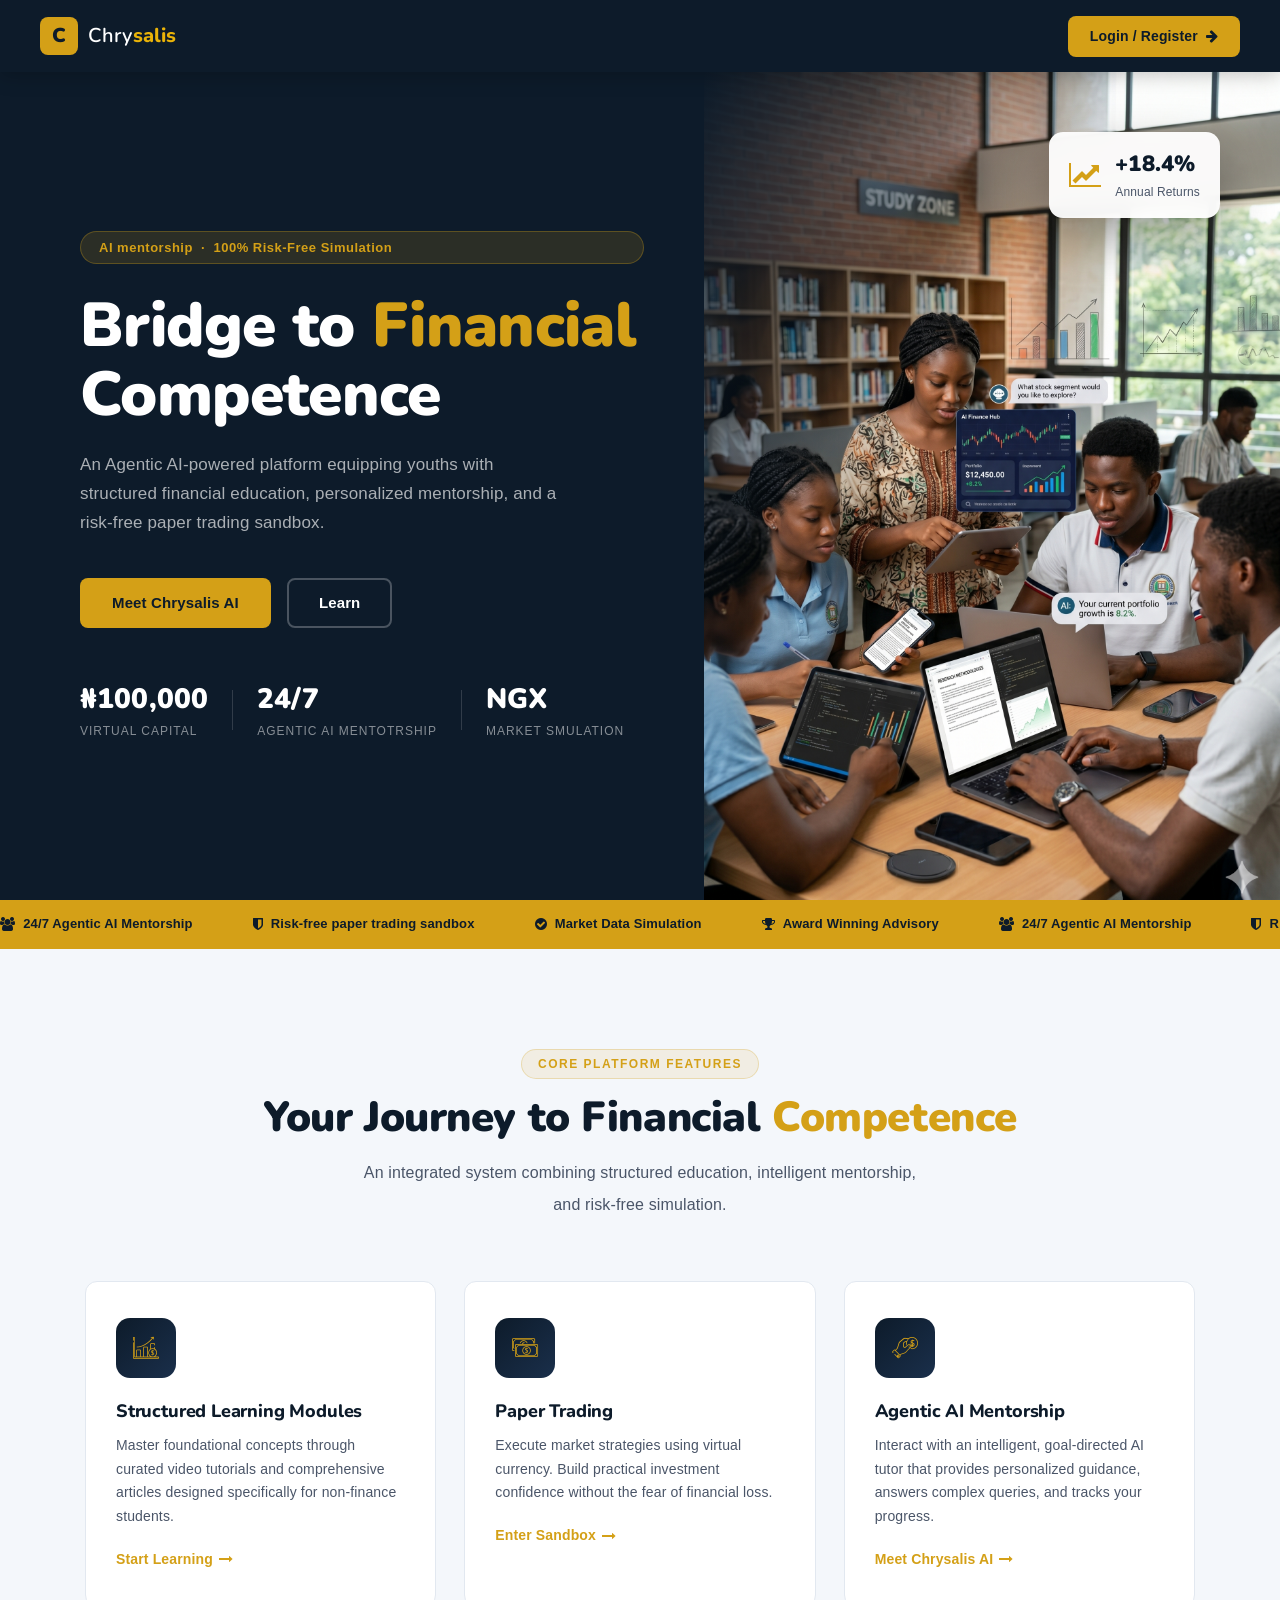
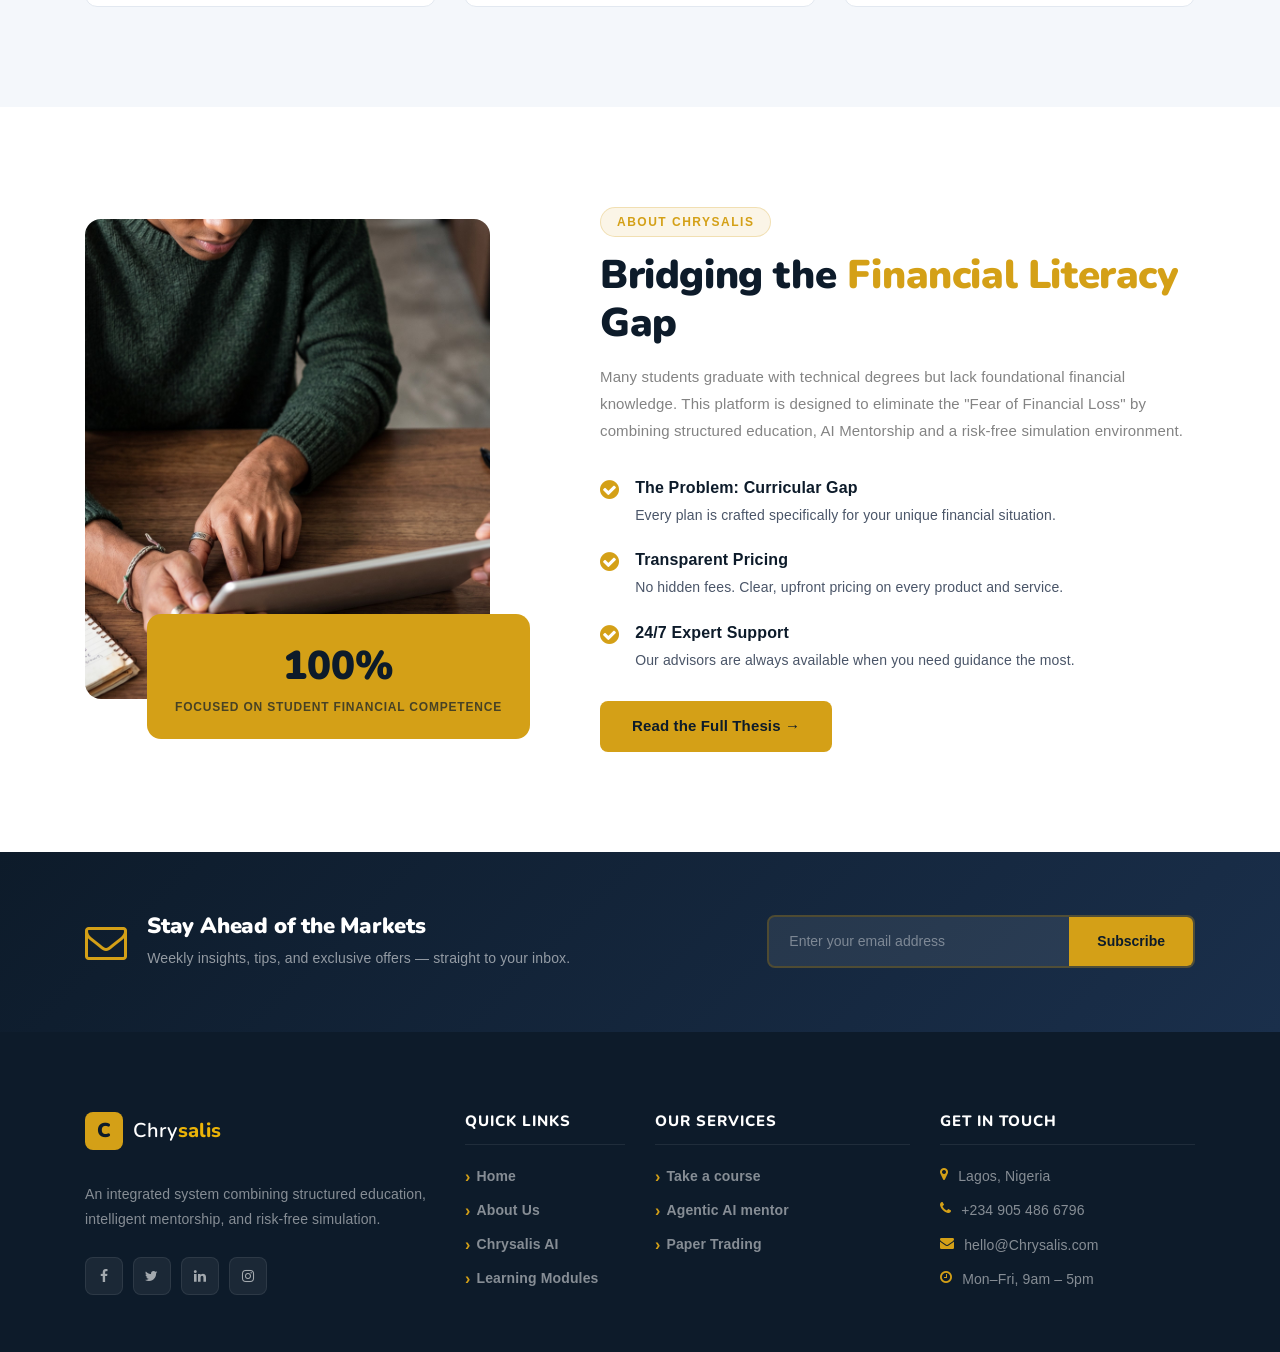
<file: index.html>
<!DOCTYPE html>
<html lang="en">

<head>
    <meta charset="UTF-8">
    <meta name="description" content="Chrysalis - Premium financial Literacy and investment Onboarding Platform">
    <meta http-equiv="X-UA-Compatible" content="IE=edge">
    <meta name="viewport" content="width=device-width, initial-scale=1, shrink-to-fit=no">

    <title>Chrysalis - Financial Literacy &amp; Investment Onboarding Platform</title>

    <link rel="icon" href="img/core-img/favicon.ico">
    <link rel="stylesheet" href="style.css">
    <link rel="stylesheet" href="css/custom-override.css">
</head>

<body>
    <!-- Preloader -->
    <div class="preloader d-flex align-items-center justify-content-center">
        <div class="lds-ellipsis"><div></div><div></div><div></div><div></div></div>
    </div>

    <!-- ===== NAVBAR (single dark bar, logo left, nav center, CTA right) ===== -->
    <header class="ve-header" id="ve-sticky">
        <div class="container-fluid ve-nav-wrap">
            <!-- Logo -->
            <div class="ve-logo">
                <a href="index.html">
                    <span class="ve-logo-icon">C</span>
                    <span class="ve-logo-text">Chry<strong>salis</strong></span>
                </a>
            </div>

            

            <!-- CTA -->
            <div class="ve-nav-cta">
                <a href="register.html" class="ve-cta-btn"> Login / Register <i class="fa fa-arrow-right"></i></a>
            </div>

            <!-- Mobile Toggle -->
            <button class="ve-toggler" id="ve-toggle">
                <span></span><span></span><span></span>
            </button>
        </div>

    </header>

    <!-- ===== HERO: Split layout — left text, right image panel ===== -->
    <section class="ve-hero">
        <!-- Left Panel -->
        <div class="ve-hero-left">
            <span class="ve-hero-badge">AI mentorship &nbsp;·&nbsp; 100% Risk-Free Simulation</span>
            <h1>Bridge to <span class="ve-highlight"> Financial</span><br> Competence</h1>
            <p>An Agentic AI-powered platform equipping youths with structured financial education, personalized mentorship, and a risk-free paper trading sandbox.</p>
            <div class="ve-hero-btns">
                <a href="register.html" class="ve-btn-primary">Meet Chrysalis AI</a>
                <a href="register.html" class="ve-btn-ghost">Learn</a>
            </div>
            <!-- Quick Stats Row -->
            <div class="ve-hero-stats">
                <div class="ve-stat">
                    <strong>₦100,000</strong>
                    <span>Virtual Capital</span>
                </div>
                <div class="ve-stat-divider"></div>
                <div class="ve-stat">
                    <strong>24/7</strong>
                    <span>Agentic AI mentotrship</span>
                </div>
                <div class="ve-stat-divider"></div>
                <div class="ve-stat">
                    <strong>NGX</strong>
                    <span>Market Smulation</span>
                </div>
            </div>
        </div>
        <!-- Right Panel: overlapping image cards -->
        <div class="ve-hero-right">
            <div class="ve-hero-img-main bg-img" style="background-image:url(img/bg-img/1.png);"></div>
            <!-- Floating card -->
            <div class="ve-float-card">
                <i class="fa fa-line-chart"></i>
                <div>
                    <strong>+18.4%</strong>
                    <span>Annual Returns</span>
                </div>
            </div>
        </div>
    </section>

    <!-- ===== MARQUEE TRUST BAR ===== -->
    <div class="ve-trust-bar">
        <div class="ve-trust-inner">
            <span><i class="fa fa-users"></i> 24/7 Agentic AI Mentorship</span>
            <span><i class="fa fa-shield"></i> Risk-free paper trading sandbox </span>
            <span><i class="fa fa-check-circle"></i> Market Data Simulation</span>
            <span><i class="fa fa-trophy"></i> Award Winning Advisory</span>
            <span><i class="fa fa-users"></i> 24/7 Agentic AI Mentorship</span>
            <span><i class="fa fa-shield"></i> Risk-free paper trading sandbox </span>
            <span><i class="fa fa-check-circle"></i> Market Data Simulation</span>
            <span><i class="fa fa-trophy"></i> Award Winning Advisory</span>
        </div>
    </div>

    <!-- ===== SERVICES GRID (new card layout) ===== -->
    <section class="ve-section ve-services-section">
        <div class="container">
            <div class="ve-section-header text-center">
                <span class="ve-section-tag">Core Platform Features</span>
                <h2>Your Journey to Financial  <span>Competence</span></h2>
                <p>An integrated system combining structured education, intelligent mentorship, and risk-free simulation.</p>
            </div>
            <div class="ve-services-grid">
                <div class="ve-service-card wow fadeInUp" data-wow-delay="100ms">
                    <div class="ve-service-icon"><i class="icon-profits"></i></div>
                    <h4>Structured Learning Modules</h4>
                    <p>Master foundational concepts through curated video tutorials and comprehensive articles designed specifically for non-finance students.</p>
                    <a href="register.html" class="ve-card-link">Start Learning <i class="fa fa-long-arrow-right"></i></a>
                </div>
                <div class="ve-service-card wow fadeInUp" data-wow-delay="200ms">
                    <div class="ve-service-icon"><i class="icon-money-1"></i></div>
                    <h4>Paper Trading</h4>
                    <p>Execute market strategies using virtual currency. Build practical investment confidence without the fear of financial loss.</p>
                    <a href="register.html" class="ve-card-link">Enter Sandbox <i class="fa fa-long-arrow-right"></i></a>
                </div>
                <div class="ve-service-card wow fadeInUp" data-wow-delay="300ms">
                    <div class="ve-service-icon"><i class="icon-coin"></i></div>
                    <h4>Agentic AI Mentorship</h4>
                    <p>Interact with an intelligent, goal-directed AI tutor that provides personalized guidance, answers complex queries, and tracks your progress.</p>
                    <a href="register.html" class="ve-card-link">Meet Chrysalis AI<i class="fa fa-long-arrow-right"></i></a>
                </div>
            </div>
        </div>
    </section>

    <!-- ===== WHY US (two-column: image left, content right) ===== -->
    <section id="about" class="ve-section ve-whyus-section">
        <div class="container">
            <div class="row align-items-center">
                <!-- Image Side -->
                <div class="col-12 col-lg-5">
                    <div class="ve-whyus-img-wrap wow fadeInLeft" data-wow-delay="100ms">
                        <div class="ve-whyus-img-main bg-img" style="background-image:url(img/bg-img/5.jpg);"></div>
                        <div class="ve-whyus-badge">
                            <strong>100%</strong>
                            <span>Focused on Student Financial Competence</span>
                        </div>
                    </div>
                </div>
                <!-- Content Side -->
                <div class="col-12 col-lg-7 wow fadeInRight" data-wow-delay="200ms">
                    <div class="ve-whyus-content">
                        <span class="ve-section-tag">About Chrysalis</span>
                        <h2>Bridging the <span>Financial Literacy</span> Gap</h2>
                        <p>Many students graduate with technical degrees but lack foundational financial knowledge. This platform is designed to eliminate the "Fear of Financial Loss" by combining structured education, AI Mentorship and a risk-free simulation environment.</p>
                        <div class="ve-checklist">
                            <div class="ve-check-item">
                                <i class="fa fa-check-circle"></i>
                                <div><strong>The Problem: Curricular Gap</strong><p>Every plan is crafted specifically for your unique financial situation.</p></div>
                            </div>
                            <div class="ve-check-item">
                                <i class="fa fa-check-circle"></i>
                                <div><strong>Transparent Pricing</strong><p>No hidden fees. Clear, upfront pricing on every product and service.</p></div>
                            </div>
                            <div class="ve-check-item">
                                <i class="fa fa-check-circle"></i>
                                <div><strong>24/7 Expert Support</strong><p>Our advisors are always available when you need guidance the most.</p></div>
                            </div>
                        </div>
                        <a href="register.html" class="ve-btn-primary mt-30">Read the Full Thesis →</a>
                    </div>
                </div>
            </div>
        </div>
    </section>


    

    <!-- ===== NEWSLETTER ===== -->
    <section class="ve-newsletter-section">
        <div class="container">
            <div class="ve-newsletter-wrap">
                <div class="ve-nl-left">
                    <i class="fa fa-envelope-o"></i>
                    <div>
                        <h3>Stay Ahead of the Markets</h3>
                        <p>Weekly insights, tips, and exclusive offers — straight to your inbox.</p>
                    </div>
                </div>
                <div class="ve-nl-right">
                    <form class="ve-nl-form" action="#" method="post">
                        <input type="email" placeholder="Enter your email address" required>
                        <button type="submit">Subscribe</button>
                    </form>
                </div>
            </div>
        </div>
    </section>

    <!-- ===== FOOTER (dark, 4-column) ===== -->
    <footer class="ve-footer">
        <div class="container">
            <div class="row">
                <!-- Col 1: Brand -->
                <div class="col-12 col-sm-6 col-lg-4 mb-50">
                    <div class="ve-footer-brand">
                        <a href="index.html" class="ve-footer-logo">
                            <span class="ve-logo-icon">C</span>
                            <span class="ve-logo-text">Chry<strong>salis</strong></span>
                        </a>
                        <p>An integrated system combining structured education, intelligent mentorship, and risk-free simulation.</p>
                        <div class="ve-social">
                            <a href="#"><i class="fa fa-facebook"></i></a>
                            <a href="#"><i class="fa fa-twitter"></i></a>
                            <a href="#"><i class="fa fa-linkedin"></i></a>
                            <a href="#"><i class="fa fa-instagram"></i></a>
                        </div>
                    </div>
                </div>
                <!-- Col 2: Quick Links -->
                <div class="col-12 col-sm-6 col-lg-2 mb-50">
                    <h5 class="ve-footer-title">Quick Links</h5>
                    <ul class="ve-footer-links">
                        <li><a href="index.html">Home</a></li>
                        <li><a href="#about">About Us</a></li>
                        <li><a href="register.html">Chrysalis AI</a></li>
                        <li><a href="register.html">Learning Modules</a></li>
                    </ul>
                </div>
                <!-- Col 3: Services -->
                <div class="col-12 col-sm-6 col-lg-3 mb-50">
                    <h5 class="ve-footer-title">Our Services</h5>
                    <ul class="ve-footer-links">
                        <li><a href="register.html">Take a course</a></li>
                        <li><a href="register.html">Agentic AI mentor</a></li>
                        <li><a href="register.html">Paper Trading</a></li>
                    </ul>
                </div>
                <!-- Col 4: Contact -->
                <div class="col-12 col-sm-6 col-lg-3 mb-50">
                    <h5 class="ve-footer-title">Get In Touch</h5>
                    <ul class="ve-footer-contact">
                        <li><i class="fa fa-map-marker"></i> Lagos, Nigeria</li>
                        <li><i class="fa fa-phone"></i> +234 905 486 6796</li>
                        <li><i class="fa fa-envelope"></i> hello@Chrysalis.com</li>
                        <li><i class="fa fa-clock-o"></i> Mon–Fri, 9am – 5pm</li>
                    </ul>
                </div>
            </div>
        </div>
    </footer>


    <!-- Scripts -->
    <script src="js/jquery/jquery-2.2.4.min.js"></script>
    <script src="js/bootstrap/popper.min.js"></script>
    <script src="js/bootstrap/bootstrap.min.js"></script>
    <script src="js/plugins/plugins.js"></script>
    <script src="js/active.js"></script>
    <script src="js/vaultedge.js"></script>
</body>
</html>
</file>
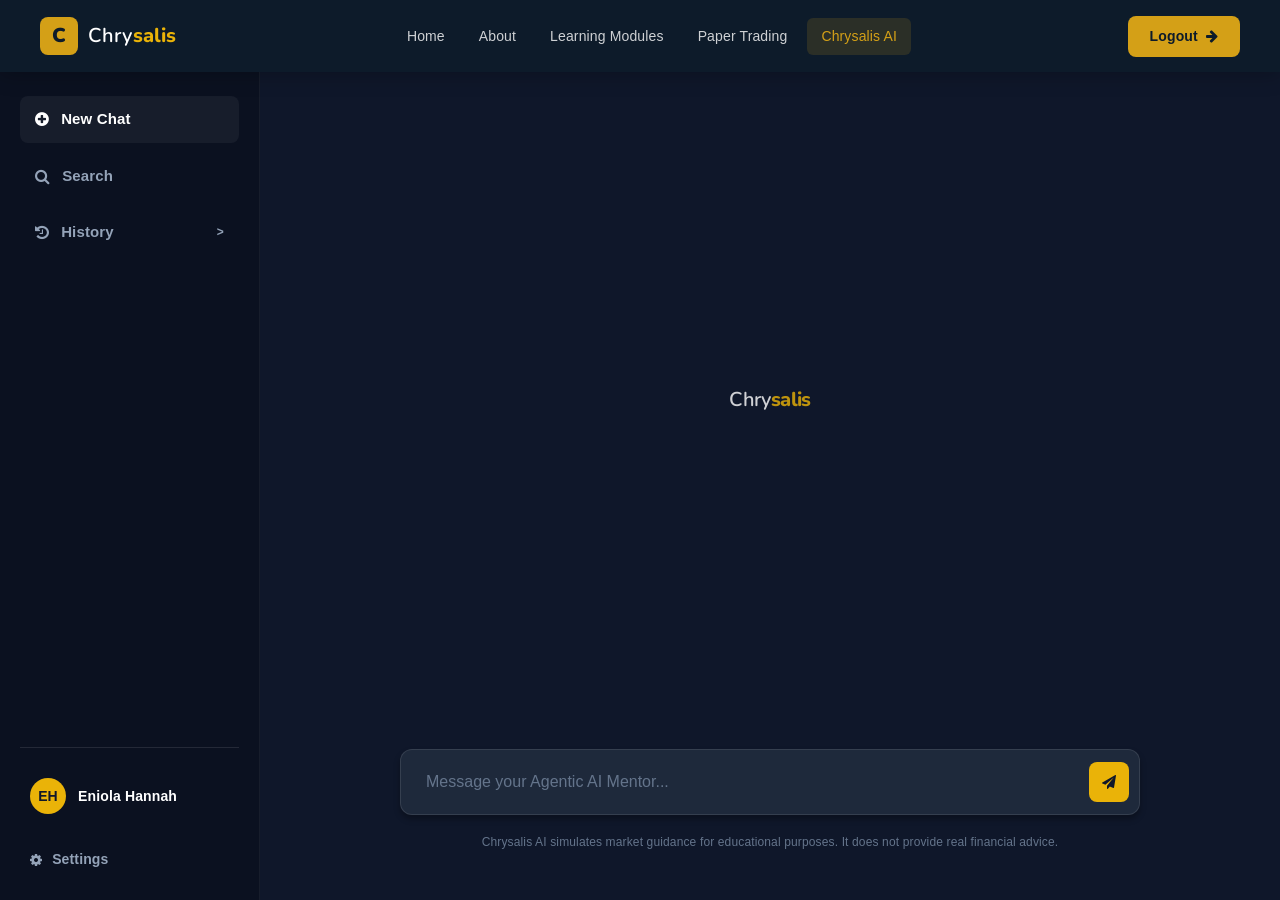
<file: chrysalis-ai.html>
<!DOCTYPE html>
<html lang="en">

<head>
    <meta charset="UTF-8">
    <meta name="description" content="Chrysalis - Premium financial Literacy and investment Onboarding Platform">
    <meta http-equiv="X-UA-Compatible" content="IE=edge">
    <meta name="viewport" content="width=device-width, initial-scale=1, shrink-to-fit=no">

    <title>Chrysalis - Financial Literacy &amp; Investment Onboarding Platform</title>

    <link rel="icon" href="img/core-img/favicon.ico">
    <link rel="stylesheet" href="style.css">
    <link rel="stylesheet" href="css/custom-override.css">
</head>

<body>
    <!-- Preloader -->
    <div class="preloader d-flex align-items-center justify-content-center">
        <div class="lds-ellipsis"><div></div><div></div><div></div><div></div></div>
    </div>

    <!-- ===== NAVBAR (single dark bar, logo left, nav center, CTA right) ===== -->
    <header class="ve-header" id="ve-sticky">
        <div class="container-fluid ve-nav-wrap">
            <!-- Logo -->
            <div class="ve-logo">
                <a href="home.html">
                    <span class="ve-logo-icon">C</span>
                    <span class="ve-logo-text">Chry<strong>salis</strong></span>
                </a>
            </div>

            <!-- Nav Links -->
            <nav class="ve-nav">
                <ul>
                    <li><a href="home.html">Home</a></li>
                    <li><a href="#about">About</a></li>
                    <li><a href="Learn.html">Learning Modules</a></li>
                    <li><a href="paperT-home.html">Paper Trading</a></li>
                    <li><a href="chrysalis-ai.html" class="active">Chrysalis AI</a></li>
                </ul>
            </nav>

            <!-- CTA -->
            <div class="ve-nav-cta">
                <a href="index.html" class="ve-cta-btn"> Logout <i class="fa fa-arrow-right"></i></a>
            </div>

            <!-- Mobile Toggle -->
            <button class="ve-toggler" id="ve-toggle">
                <span></span><span></span><span></span>
            </button>
        </div>

        <!-- Mobile Menu -->
        <div class="ve-mobile-menu" id="ve-mobile-menu">
            <ul>
                <li><a href="home.html">Home</a></li>
                <li><a href="#about">About</a></li>
                <li><a href="Learn.html">Learning Modules</a></li>
                <li><a href="paperT-home.html">Paper Trading</a></li>
                <li><a href="chrysalis-ai.html" class="active">Chrysalis AI</a></li>
            </ul>
        </div>
    </header>


    <div class="chrysalis-app-layout">
    
        <aside class="chrysalis-sidebar">
            <div class="sidebar-top">
                <div class="sidebar-brand">
                    <span class="ve-logo-text">Chry<strong>salis</strong></span>
                </div>
                
                <nav class="sidebar-nav">
                    <a href="#" class="nav-item new-chat-btn">
                        <i class="fa fa-plus-circle"></i> New Chat
                    </a>
                    <a href="#" class="nav-item">
                        <i class="fa fa-search"></i> Search
                    </a>
                    <a href="#" class="nav-item">
                        <i class="fa fa-history"></i> History <span class="arrow-right">></span>
                    </a>
                </nav>
            </div>

            <div class="sidebar-bottom">
                <div class="user-profile-block">
                    <div class="user-avatar">EH</div>
                    <span class="user-name">Eniola Hannah</span>
                </div>
                <a href="#" class="settings-link">
                    <i class="fa fa-cog"></i> Settings
                </a>
            </div>
        </aside>

        <main class="chrysalis-chat-area">
            
            <header class="chat-header">
                <div class="model-selector-wrapper">
                    <span class="model-label">Model</span>
                    <select class="model-selector">
                        <option>Chrysalis-2.0</option>
                        <option>Chrysalis-Legacy</option>
                    </select>
                </div>
            </header>

            <div class="chat-center-stage">
                <h1 class="center-hero-logo">
                    <span class="ve-logo-text">Chry<strong>salis</strong></span>
                </h1>
            </div>

            <div class="chat-input-section">
                <div class="input-wrapper">
                    <input type="text" placeholder="Message your Agentic AI Mentor..." id="aiPromptInput" autocomplete="off">
                    <button class="send-btn" id="sendPromptBtn">
                        <i class="fa fa-paper-plane"></i>
                    </button>
                </div>
                <p class="ai-disclaimer">
                    Chrysalis AI simulates market guidance for educational purposes. It does not provide real financial advice.
                </p>
            </div>
            
        </main>
    </div>


    <!-- Scripts -->
    <script src="js/jquery/jquery-2.2.4.min.js"></script>
    <script src="js/bootstrap/popper.min.js"></script>
    <script src="js/bootstrap/bootstrap.min.js"></script>
    <script src="js/plugins/plugins.js"></script>
    <script src="js/active.js"></script>
    <script src="js/vaultedge.js"></script>
</body>
</html>
</file>
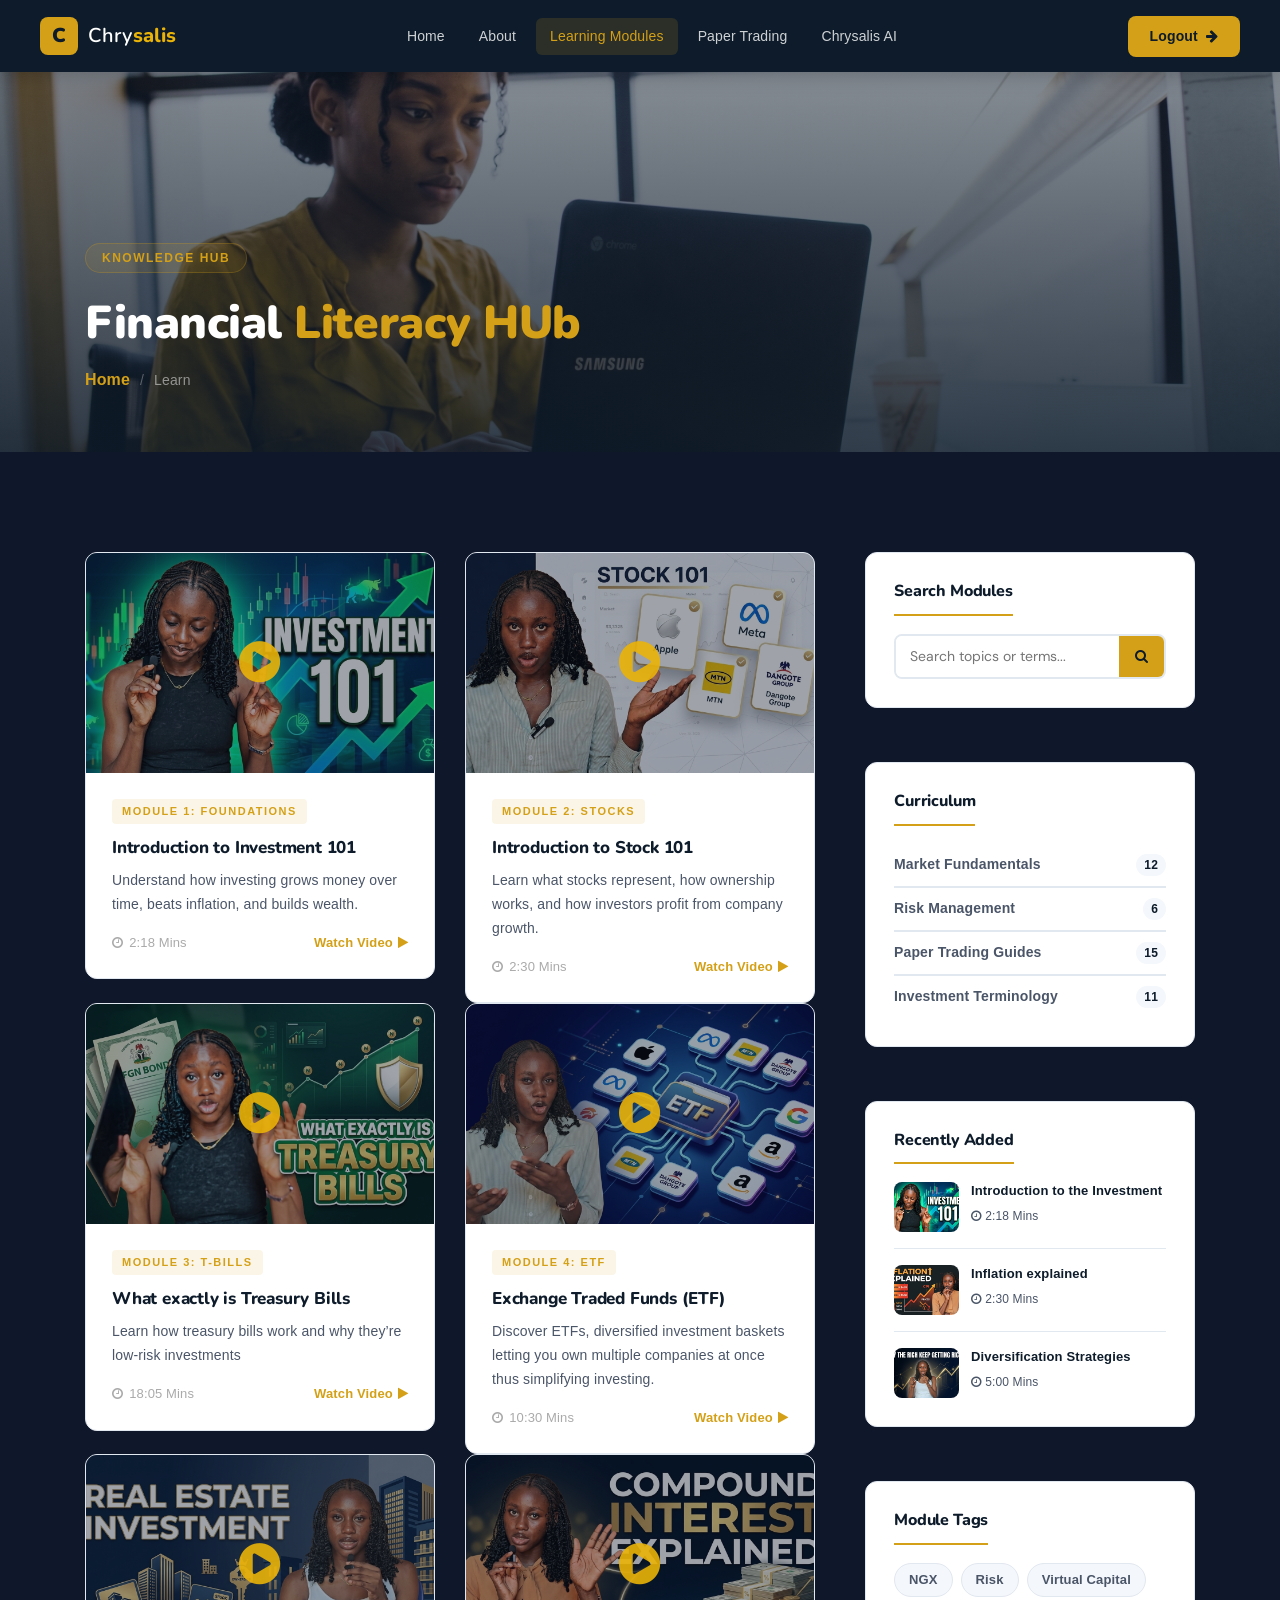
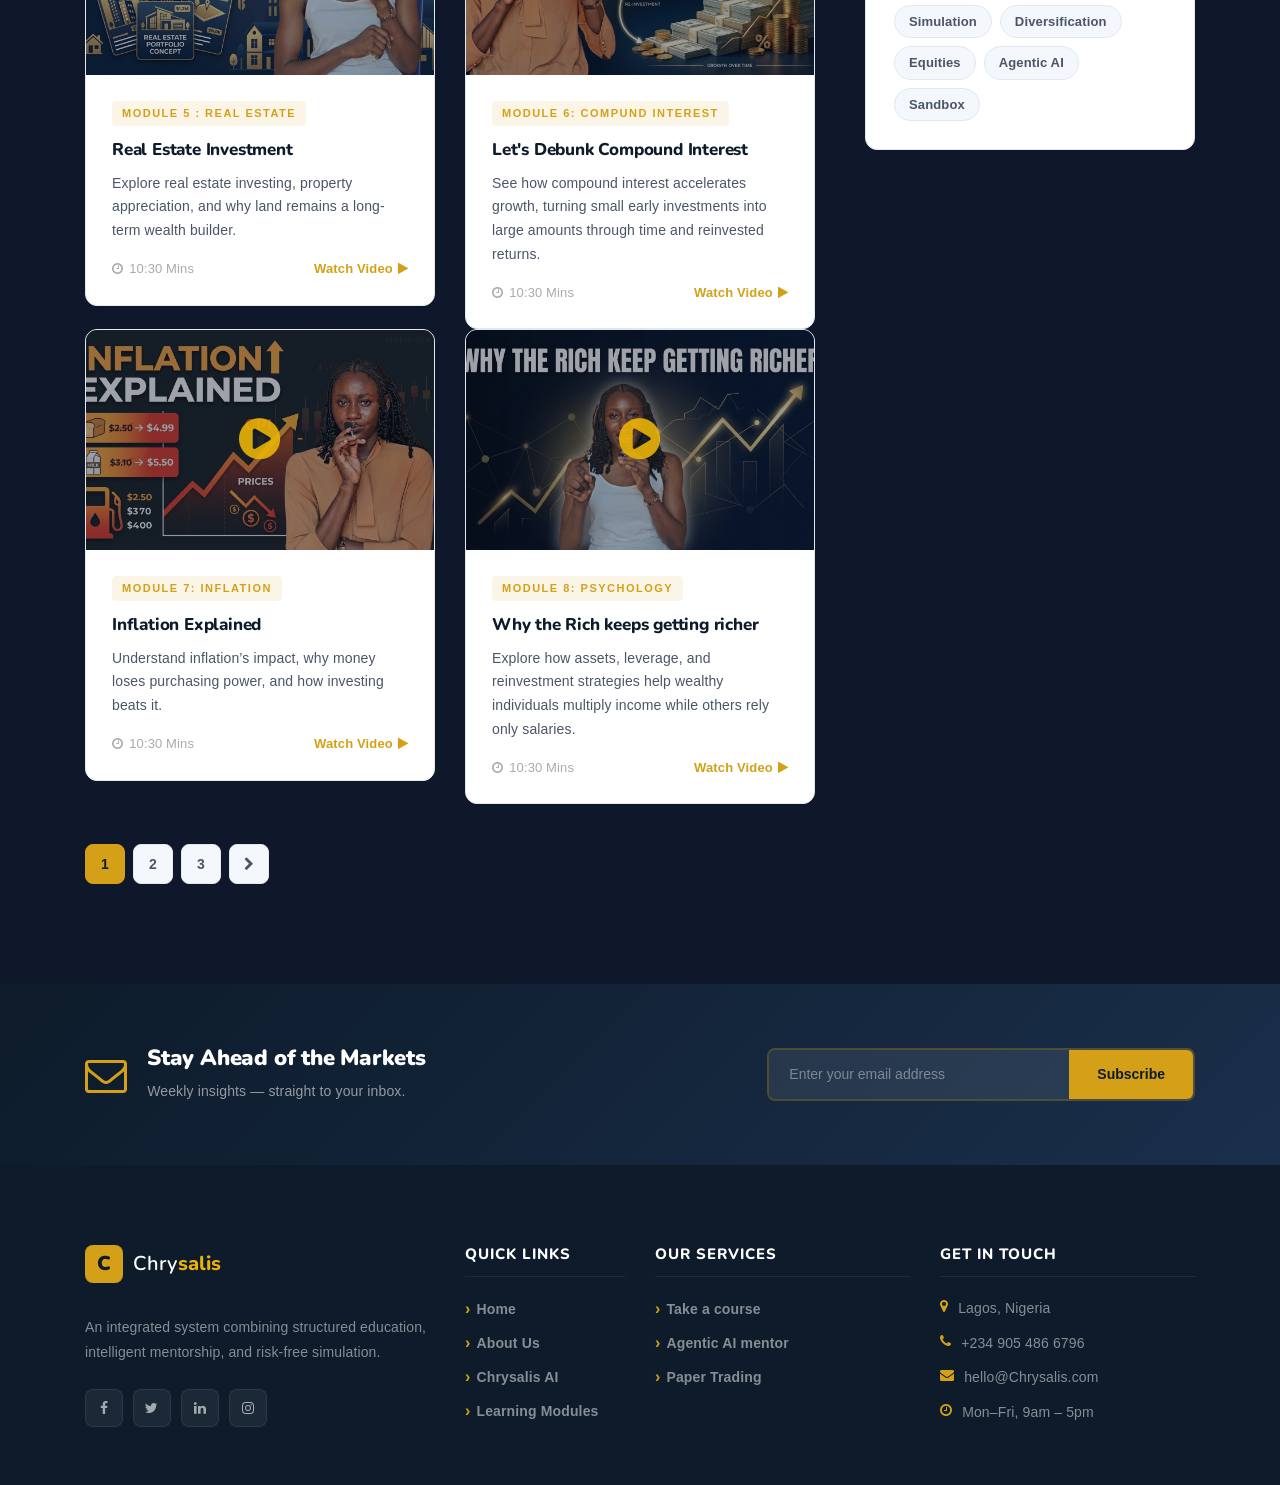
<file: Learn.html>
<!DOCTYPE html>
<html lang="en">
<head>
    <meta charset="UTF-8">
    <meta name="description" content="VaultEdge blog — expert investment tips, market analysis, and wealth management guides.">
    <meta http-equiv="X-UA-Compatible" content="IE=edge">
    <meta name="viewport" content="width=device-width, initial-scale=1, shrink-to-fit=no">
    <title>Financial Insights — VaultEdge</title>
    <link rel="icon" href="img/core-img/favicon.ico">
    <link rel="stylesheet" href="style.css">
    <link rel="stylesheet" href="css/custom-override.css">
</head>
<body>
    <div class="preloader d-flex align-items-center justify-content-center">
        <div class="lds-ellipsis"><div></div><div></div><div></div><div></div></div>
    </div>

    <!-- ===== NAVBAR (single dark bar, logo left, nav center, CTA right) ===== -->
    <header class="ve-header" id="ve-sticky">
        <div class="container-fluid ve-nav-wrap">
            <!-- Logo -->
            <div class="ve-logo">
                <a href="home.html">
                    <span class="ve-logo-icon">C</span>
                    <span class="ve-logo-text">Chry<strong>salis</strong></span>
                </a>
            </div>

            <!-- Nav Links -->
            <nav class="ve-nav">
                <ul>
                    <li><a href="home.html">Home</a></li>
                    <li><a href="home.html">About</a></li>
                    <li><a href="Learn.html" class="active">Learning Modules</a></li>
                    <li><a href="paperT-home.html">Paper Trading</a></li>
                    <li><a href="chrysalis-ai.html">Chrysalis AI</a></li>
                </ul>
            </nav>

            <!-- CTA -->
            <div class="ve-nav-cta">
                <a href="index.html" class="ve-cta-btn"> Logout <i class="fa fa-arrow-right"></i></a>
            </div>

            <!-- Mobile Toggle -->
            <button class="ve-toggler" id="ve-toggle">
                <span></span><span></span><span></span>
            </button>
        </div>

        <!-- Mobile Menu -->
        <div class="ve-mobile-menu" id="ve-mobile-menu">
            <ul>
                <li><a href="home.html">Home</a></li>
                <li><a href="#about">About</a></li>
                <li><a href="Learn.html" class="active">Learning Modules</a></li>
                <li><a href="paperT-home.html">Paper Trading</a></li>
                <li><a href="chrysalis-ai.html">Chrysalis AI</a></li>
            </ul>
        </div>
    </header>

    <section class="ve-page-hero" style="background-image:url(img/bg-img/24.png);">
        <div class="ve-page-hero-overlay"></div>
        <div class="container ve-page-hero-content">
            <span class="ve-section-tag">Knowledge Hub</span><h1>Financial <span>Literacy HUb</span></h1>
            <nav aria-label="breadcrumb"><ol class="ve-breadcrumb"><li><a href="home.html">Home</a></li><li class="active">Learn</li></ol></nav>
        </div>
    </section>

    <section class="ve-section">
        <div class="container">
            <div class="row">
                <div class="col-12 col-lg-8">
                    <div class="row">
                        
                        <div class="col-12 col-md-6 wow fadeInUp" data-wow-delay="100ms">
                            <div class="ve-insight-card">
                                <div class="ve-insight-img bg-img" style="background-image:url(img/bg-img/Investment.jpg);">
                                    <div class="play-button-overlay"><i class="fa fa-play-circle"></i></div>
                                </div>
                                <div class="ve-insight-body">
                                    <span class="ve-insight-cat">Module 1: Foundations</span>
                                    <h5><a href="javascript:void(0);" onclick="playVideo('vid/Investment.mp4')">Introduction to Investment 101 <i></i></a></h5>
                                    <p>Understand how investing grows money over time, beats inflation, and builds wealth.</p>
                                    <div class="ve-insight-meta">
                                        <span><i class="fa fa-clock-o"></i> 2:18 Mins</span>
                                        <a href="javascript:void(0);" onclick="playVideo('vid/Investment.mp4')">Watch Video <i class="fa fa-play"></i></a>
                                    </div>
                                </div>
                            </div>
                        </div>

                        <div class="col-12 col-md-6 wow fadeInUp" data-wow-delay="200ms">
                            <div class="ve-insight-card">
                                <div class="ve-insight-img bg-img" style="background-image:url(img/bg-img/Stock.png);">
                                    <div class="play-button-overlay"><i class="fa fa-play-circle"></i></div>
                                </div>
                                <div class="ve-insight-body">
                                    <span class="ve-insight-cat">Module 2: Stocks</span>
                                    <h5><a href="javascript:void(0);" onclick="playVideo('vid/module.mp4')">Introduction to Stock 101<i></i></a></h5>
                                    <p>Learn what stocks represent, how ownership works, and how investors profit from company growth.</p>
                                    <div class="ve-insight-meta">
                                        <span><i class="fa fa-clock-o"></i> 2:30 Mins</span>
                                        <a href="javascript:void(0);" onclick="playVideo('vid/Stocks.mp4')">Watch Video <i class="fa fa-play"></i></a></i></a>
                                    </div>
                                </div>
                            </div>
                        </div>

                        <div class="col-12 col-md-6 wow fadeInUp" data-wow-delay="300ms">
                            <div class="ve-insight-card">
                                <div class="ve-insight-img bg-img" style="background-image:url(img/bg-img/T-bills.png);">
                                    <div class="play-button-overlay"><i class="fa fa-play-circle"></i></div>
                                </div>
                                <div class="ve-insight-body">
                                    <span class="ve-insight-cat">Module 3: T-Bills</span>
                                    <h5><a href="javascript:void(0);" onclick="playVideo('vid/T-bills.mp4')">What exactly is Treasury Bills<i></i></a></h5>
                                    <p>Learn how treasury bills work and why they’re low-risk investments</p>
                                    <div class="ve-insight-meta">
                                        <span><i class="fa fa-clock-o"></i> 18:05 Mins</span>
                                        <a href="javascript:void(0);" onclick="playVideo('vid/T-bills.mp4')">Watch Video <i class="fa fa-play"></i></a>
                                    </div>
                                </div>
                            </div>
                        </div>

                        <div class="col-12 col-md-6 wow fadeInUp" data-wow-delay="400ms">
                            <div class="ve-insight-card">
                                <div class="ve-insight-img bg-img" style="background-image:url(img/bg-img/ETF.png);">
                                    <div class="play-button-overlay"><i class="fa fa-play-circle"></i></div>
                                </div>
                                <div class="ve-insight-body">
                                    <span class="ve-insight-cat">Module 4: ETF</span>
                                    <h5><a href="single-video.html">Exchange Traded Funds (ETF)</a></h5>
                                    <p>Discover ETFs, diversified investment baskets letting you own multiple companies at once thus simplifying investing.</p>
                                    <div class="ve-insight-meta">
                                        <span><i class="fa fa-clock-o"></i> 10:30 Mins</span>
                                        <a href="javascript:void(0);" onclick="playVideo('vid/module1.mp4')">Watch Video <i class="fa fa-play"></i></a>
                                    </div>
                                </div>
                            </div>
                        </div>

                        <div class="col-12 col-md-6 wow fadeInUp" data-wow-delay="400ms">
                            <div class="ve-insight-card">
                                <div class="ve-insight-img bg-img" style="background-image:url(img/bg-img/Real\ estate.png);">
                                    <div class="play-button-overlay"><i class="fa fa-play-circle"></i></div>
                                </div>
                                <div class="ve-insight-body">
                                    <span class="ve-insight-cat">Module 5 : Real Estate</span>
                                    <h5><a href="single-video.html">Real Estate Investment</a></h5>
                                    <p>Explore real estate investing, property appreciation, and why land remains a long-term wealth builder.</p>
                                    <div class="ve-insight-meta">
                                        <span><i class="fa fa-clock-o"></i> 10:30 Mins</span>
                                        <a href="javascript:void(0);" onclick="playVideo('vid/module1.mp4')">Watch Video <i class="fa fa-play"></i></a>
                                    </div>
                                </div>
                            </div>
                        </div>

                        <div class="col-12 col-md-6 wow fadeInUp" data-wow-delay="400ms">
                            <div class="ve-insight-card">
                                <div class="ve-insight-img bg-img" style="background-image:url(img/bg-img/Compound\ interest.png);">
                                    <div class="play-button-overlay"><i class="fa fa-play-circle"></i></div>
                                </div>
                                <div class="ve-insight-body">
                                    <span class="ve-insight-cat">Module 6: Compund Interest</span>
                                    <h5><a href="single-video.html">Let's Debunk Compound Interest</a></h5>
                                    <p>See how compound interest accelerates growth, turning small early investments into large amounts through time and reinvested returns.</p>
                                    <div class="ve-insight-meta">
                                        <span><i class="fa fa-clock-o"></i> 10:30 Mins</span>
                                        <a href="javascript:void(0);" onclick="playVideo('vid/module1.mp4')">Watch Video <i class="fa fa-play"></i></a>
                                    </div>
                                </div>
                            </div>
                        </div>

                        <div class="col-12 col-md-6 wow fadeInUp" data-wow-delay="400ms">
                            <div class="ve-insight-card">
                                <div class="ve-insight-img bg-img" style="background-image:url(img/bg-img/Inflation.png);">
                                    <div class="play-button-overlay"><i class="fa fa-play-circle"></i></div>
                                </div>
                                <div class="ve-insight-body">
                                    <span class="ve-insight-cat">Module 7: Inflation</span>
                                    <h5><a href="single-video.html">Inflation Explained</a></h5>
                                    <p>Understand inflation’s impact, why money loses purchasing power, and how investing beats it.</p>
                                    <div class="ve-insight-meta">
                                        <span><i class="fa fa-clock-o"></i> 10:30 Mins</span>
                                        <a href="javascript:void(0);" onclick="playVideo('vid/module1.mp4')">Watch Video <i class="fa fa-play"></i></a>
                                    </div>
                                </div>
                            </div>
                        </div>

                        <div class="col-12 col-md-6 wow fadeInUp" data-wow-delay="400ms">
                            <div class="ve-insight-card">
                                <div class="ve-insight-img bg-img" style="background-image:url(img/bg-img/Rich.png);">
                                    <div class="play-button-overlay"><i class="fa fa-play-circle"></i></div>
                                </div>
                                <div class="ve-insight-body">
                                    <span class="ve-insight-cat">Module 8: Psychology</span>
                                    <h5><a href="single-video.html">Why the Rich keeps getting richer</a></h5>
                                    <p>Explore how assets, leverage, and reinvestment strategies help wealthy individuals multiply income while others rely only salaries.</p>
                                    <div class="ve-insight-meta">
                                        <span><i class="fa fa-clock-o"></i> 10:30 Mins</span>
                                        <a href="javascript:void(0);" onclick="playVideo('vid/module1.mp4')">Watch Video <i class="fa fa-play"></i></a>
                                    </div>
                                </div>
                            </div>
                        </div>
                        
                    </div>
                    
                    <div class="ve-pagination"><a href="#" class="active">1</a><a href="#">2</a><a href="#">3</a><a href="#"><i class="fa fa-chevron-right"></i></a></div>
                </div>
                
                <div class="col-12 col-lg-4">
                    <div class="ve-sidebar">
                        
                        <div class="ve-sidebar-widget">
                            <h5 class="ve-sidebar-title">Search Modules</h5>
                            <div class="ve-search-box"><input type="text" placeholder="Search topics or terms..."><button><i class="fa fa-search"></i></button></div>
                        </div>
                        
                        <div class="ve-sidebar-widget">
                            <h5 class="ve-sidebar-title">Curriculum</h5>
                            <ul class="ve-cat-list">
                                <li><a href="#">Market Fundamentals <span>12</span></a></li>
                                <li><a href="#">Risk Management <span>6</span></a></li>
                                <li><a href="#">Paper Trading Guides <span>15</span></a></li>
                                <li><a href="#">Investment Terminology <span>11</span></a></li>
                            </ul>
                        </div>
                        
                        <div class="ve-sidebar-widget">
                            <h5 class="ve-sidebar-title">Recently Added</h5>
                            <div class="ve-recent-post"><div class="ve-rp-img bg-img" style="background-image:url(img/bg-img/Investment.jpg);"></div><div><a href="single-video.html">Introduction to the Investment</a><span><i class="fa fa-clock-o"></i> 2:18 Mins</span></div></div>
                            <div class="ve-recent-post"><div class="ve-rp-img bg-img" style="background-image:url(img/bg-img/Inflation.png);"></div><div><a href="single-video.html">Inflation explained </a><span><i class="fa fa-clock-o"></i> 2:30 Mins</span></div></div>
                            <div class="ve-recent-post"><div class="ve-rp-img bg-img" style="background-image:url(img/bg-img/Rich.png);"></div><div><a href="single-video.html">Diversification Strategies</a><span><i class="fa fa-clock-o"></i> 5:00 Mins</span></div></div>
                        </div>
                        
                        <div class="ve-sidebar-widget">
                            <h5 class="ve-sidebar-title">Module Tags</h5>
                            <div class="ve-tags"><a href="#">NGX</a><a href="#">Risk</a><a href="#">Virtual Capital</a><a href="#">Simulation</a><a href="#">Diversification</a><a href="#">Equities</a><a href="#">Agentic AI</a><a href="#">Sandbox</a></div>
                        </div>
                        
                    </div>
                </div>
            </div>
        </div>
    </section>

    
    <section class="ve-newsletter-section"><div class="container"><div class="ve-newsletter-wrap">
        <div class="ve-nl-left"><i class="fa fa-envelope-o"></i><div><h3>Stay Ahead of the Markets</h3><p>Weekly insights — straight to your inbox.</p></div></div>
        <div class="ve-nl-right"><form class="ve-nl-form" action="#" method="post"><input type="email" placeholder="Enter your email address" required><button type="submit">Subscribe</button></form></div>
    </div></div></section>

     <!-- ===== FOOTER (dark, 4-column) ===== -->
    <footer class="ve-footer">
        <div class="container">
            <div class="row">
                <!-- Col 1: Brand -->
                <div class="col-12 col-sm-6 col-lg-4 mb-50">
                    <div class="ve-footer-brand">
                        <a href="home.html" class="ve-footer-logo">
                            <span class="ve-logo-icon">C</span>
                            <span class="ve-logo-text">Chry<strong>salis</strong></span>
                        </a>
                        <p>An integrated system combining structured education, intelligent mentorship, and risk-free simulation.</p>
                        <div class="ve-social">
                            <a href="#"><i class="fa fa-facebook"></i></a>
                            <a href="#"><i class="fa fa-twitter"></i></a>
                            <a href="#"><i class="fa fa-linkedin"></i></a>
                            <a href="#"><i class="fa fa-instagram"></i></a>
                        </div>
                    </div>
                </div>
                <!-- Col 2: Quick Links -->
                <div class="col-12 col-sm-6 col-lg-2 mb-50">
                    <h5 class="ve-footer-title">Quick Links</h5>
                    <ul class="ve-footer-links">
                        <li><a href="home.html">Home</a></li>
                        <li><a href="#about">About Us</a></li>
                        <li><a href="chrysalis-ai.html">Chrysalis AI</a></li>
                        <li><a href="Learn.html">Learning Modules</a></li>
                    </ul>
                </div>
                <!-- Col 3: Services -->
                <div class="col-12 col-sm-6 col-lg-3 mb-50">
                    <h5 class="ve-footer-title">Our Services</h5>
                    <ul class="ve-footer-links">
                        <li><a href="Learn.html">Take a course</a></li>
                        <li><a href="chrysalis-ai.html">Agentic AI mentor</a></li>
                        <li><a href="paperT-home.html">Paper Trading</a></li>
                    </ul>
                </div>
                <!-- Col 4: Contact -->
                <div class="col-12 col-sm-6 col-lg-3 mb-50">
                    <h5 class="ve-footer-title">Get In Touch</h5>
                    <ul class="ve-footer-contact">
                        <li><i class="fa fa-map-marker"></i> Lagos, Nigeria</li>
                        <li><i class="fa fa-phone"></i> +234 905 486 6796</li>
                        <li><i class="fa fa-envelope"></i> hello@Chrysalis.com</li>
                        <li><i class="fa fa-clock-o"></i> Mon–Fri, 9am – 5pm</li>
                    </ul>
                </div>
            </div>
        </div>
    </footer>

    

    <div id="courseVideoModal" class="custom-video-modal">
        <div class="modal-wrapper">
            <span class="close-modal-btn" onclick="closeVideo()">&times; Close</span>
            <video id="courseVideoPlayer" controls>
                <source src="" type="video/mp4">
                Your browser does not support HTML5 video.
            </video>
        </div>
    </div>

    <script>
        function playVideo(videoSourceUrl) {
            var modal = document.getElementById("courseVideoModal");
            var player = document.getElementById("courseVideoPlayer");
            
            // Load the video source into the player
            player.src = videoSourceUrl;
            
            // Show the modal by changing display to flex
            modal.style.display = "flex";
            
            // Auto-play the video
            player.play();
        }

        function closeVideo() {
            var modal = document.getElementById("courseVideoModal");
            var player = document.getElementById("courseVideoPlayer");
            
            // Pause the video and clear the source so it stops downloading
            player.pause();
            player.src = "";
            
            // Hide the modal
            modal.style.display = "none";
        }
    </script>

    <script src="js/jquery/jquery-2.2.4.min.js"></script>
    <script src="js/bootstrap/popper.min.js"></script>
    <script src="js/bootstrap/bootstrap.min.js"></script>
    <script src="js/plugins/plugins.js"></script>
    <script src="js/active.js"></script>
    <script src="js/vaultedge.js"></script>
</body>
</html>
</file>
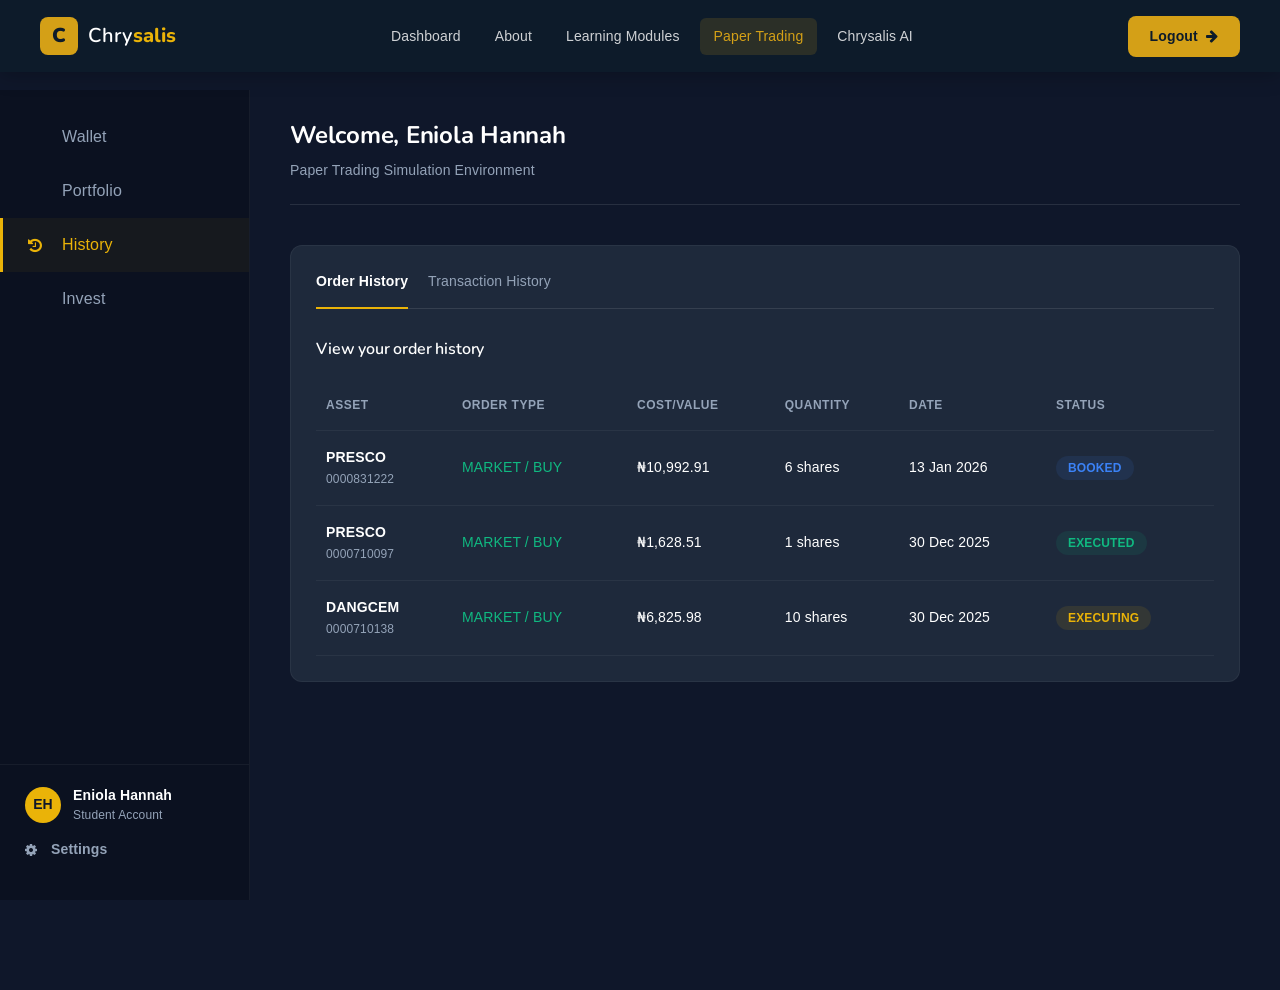
<file: paperT-history.html>
<!DOCTYPE html>
<html lang="en">

<head>
    <meta charset="UTF-8">
    <meta name="description" content="Chrysalis - Premium financial Literacy and investment Onboarding Platform">
    <meta http-equiv="X-UA-Compatible" content="IE=edge">
    <meta name="viewport" content="width=device-width, initial-scale=1, shrink-to-fit=no">

    <title>Chrysalis - Financial Literacy &amp; Investment Onboarding Platform</title>

    <link rel="icon" href="img/core-img/favicon.ico">
    <link rel="stylesheet" href="style.css">
    <link rel="stylesheet" href="css/custom-override.css">
</head>

<body>
    <div class="preloader d-flex align-items-center justify-content-center">
        <div class="lds-ellipsis"><div></div><div></div><div></div><div></div></div>
    </div>

    <header class="ve-header" id="ve-sticky">
        <div class="container-fluid ve-nav-wrap">
            <div class="ve-logo">
                <a href="home.html">
                    <span class="ve-logo-icon">C</span>
                    <span class="ve-logo-text">Chry<strong>salis</strong></span>
                </a>
            </div>

            <nav class="ve-nav">
                <ul>
                    <li><a href="home.html">Dashboard</a></li>
                    <li><a href="#about">About</a></li>
                    <li><a href="Learn.html">Learning Modules</a></li>
                    <li><a href="paperT-home.html" class="active">Paper Trading</a></li>
                    <li><a href="chrysalis-ai.html">Chrysalis AI</a></li>
                </ul>
            </nav>

            <div class="ve-nav-cta">
                <a href="index.html" class="ve-cta-btn"> Logout <i class="fa fa-arrow-right"></i></a>
            </div>

            <button class="ve-toggler" id="ve-toggle">
                <span></span><span></span><span></span>
            </button>
        </div>
    </header>

    <div class="pt-dashboard">
        
        <aside class="pt-sidebar">
            <div>
                <ul class="pt-sidebar-nav">
                    <li><a href="paperT-home.html"><i class="fa fa-wallet"></i> Wallet</a></li>
                    <li><a href="paperT-portfolio.html"><i class="fa fa-chart-pie"></i> Portfolio</a></li>
                    <li><a href="paperT-history.html" class="active"><i class="fa fa-history"></i> History</a></li>
                    <li><a href="paperT-invest.html"><i class="fa fa-chart-line"></i> Invest</a></li>
                </ul>
            </div>

            <div class="pt-sidebar-bottom">
                <div class="pt-user-profile">
                    <div class="pt-user-avatar">EH</div>
                    <div class="pt-user-info">
                        <span class="pt-user-name">Eniola Hannah</span>
                        <span class="pt-user-role">Student Account</span>
                    </div>
                </div>
                <a href="#" class="pt-settings-link"><i class="fa fa-cog"></i> Settings</a>
            </div>
        </aside>

        <main class="pt-main">
            
            <header class="pt-header">
                <h1>Welcome, Eniola Hannah</h1>
                <p>Paper Trading Simulation Environment</p>
            </header>

            <div id="dynamic-view">
                <div class="pt-card">
                    <div style="display: flex; gap: 20px; margin-bottom: 30px; border-bottom: 1px solid rgba(255,255,255,0.1); padding-bottom: 15px;">
                        <span style="color: #FFFFFF; font-weight: bold; border-bottom: 2px solid #EAB308; padding-bottom: 15px; margin-bottom: -16px;">Order History</span>
                        <span style="color: #94A3B8;">Transaction History</span>
                    </div>

                    <h2 class="pt-card-title">View your order history</h2>
                    
                    <table class="pt-table">
                        <thead>
                            <tr>
                                <th>Asset</th>
                                <th>Order Type</th>
                                <th>Cost/Value</th>
                                <th>Quantity</th>
                                <th>Date</th>
                                <th>Status</th>
                            </tr>
                        </thead>
                        <tbody>
                            <tr>
                                <td>
                                    <strong>PRESCO</strong><br>
                                    <span style="color: #94A3B8; font-size: 12px;">0000831222</span>
                                </td>
                                <td style="color: #10B981;">MARKET / BUY</td>
                                <td>₦10,992.91</td>
                                <td>6 shares</td>
                                <td>13 Jan 2026</td>
                                <td><span class="status-pill status-booked">BOOKED</span></td>
                            </tr>
                            <tr>
                                <td>
                                    <strong>PRESCO</strong><br>
                                    <span style="color: #94A3B8; font-size: 12px;">0000710097</span>
                                </td>
                                <td style="color: #10B981;">MARKET / BUY</td>
                                <td>₦1,628.51</td>
                                <td>1 shares</td>
                                <td>30 Dec 2025</td>
                                <td><span class="status-pill status-success">EXECUTED</span></td>
                            </tr>
                            <tr>
                                <td>
                                    <strong>DANGCEM</strong><br>
                                    <span style="color: #94A3B8; font-size: 12px;">0000710138</span>
                                </td>
                                <td style="color: #10B981;">MARKET / BUY</td>
                                <td>₦6,825.98</td>
                                <td>10 shares</td>
                                <td>30 Dec 2025</td>
                                <td><span class="status-pill status-pending">EXECUTING</span></td>
                            </tr>
                        </tbody>
                    </table>
                </div>
            </div> 
        </main>
    </div>

    <script src="js/jquery/jquery-2.2.4.min.js"></script>
    <script src="js/bootstrap/popper.min.js"></script>
    <script src="js/bootstrap/bootstrap.min.js"></script>
    <script src="js/plugins/plugins.js"></script>
    <script src="js/active.js"></script>
    <script src="js/vaultedge.js"></script>
</body>
</html>
</file>
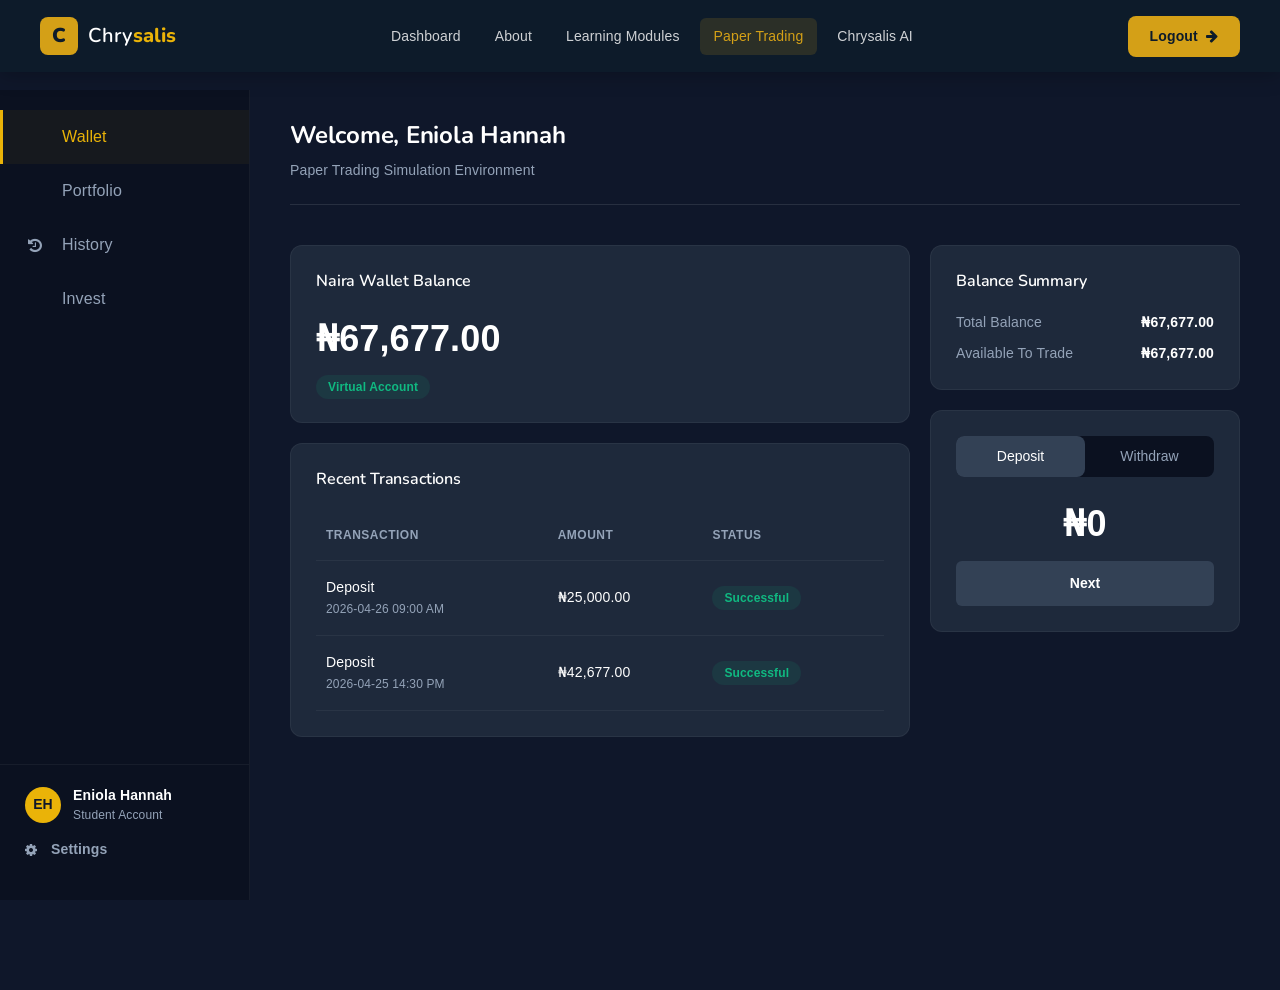
<file: paperT-home.html>
<!DOCTYPE html>
<html lang="en">

<head>
    <meta charset="UTF-8">
    <meta name="description" content="Chrysalis - Premium financial Literacy and investment Onboarding Platform">
    <meta http-equiv="X-UA-Compatible" content="IE=edge">
    <meta name="viewport" content="width=device-width, initial-scale=1, shrink-to-fit=no">

    <title>Chrysalis - Financial Literacy &amp; Investment Onboarding Platform</title>

    <link rel="icon" href="img/core-img/favicon.ico">
    <link rel="stylesheet" href="style.css">
    <link rel="stylesheet" href="css/custom-override.css">
</head>

<body>
    <div class="preloader d-flex align-items-center justify-content-center">
        <div class="lds-ellipsis"><div></div><div></div><div></div><div></div></div>
    </div>

    <header class="ve-header" id="ve-sticky">
        <div class="container-fluid ve-nav-wrap">
            <div class="ve-logo">
                <a href="home.html">
                    <span class="ve-logo-icon">C</span>
                    <span class="ve-logo-text">Chry<strong>salis</strong></span>
                </a>
            </div>

            <nav class="ve-nav">
                <ul>
                    <li><a href="home.html">Dashboard</a></li>
                    <li><a href="#about">About</a></li>
                    <li><a href="Learn.html">Learning Modules</a></li>
                    <li><a href="paperT-home.html" class="active">Paper Trading</a></li>
                    <li><a href="chrysalis-ai.html">Chrysalis AI</a></li>
                </ul>
            </nav>

            <div class="ve-nav-cta">
                <a href="index.html" class="ve-cta-btn"> Logout <i class="fa fa-arrow-right"></i></a>
            </div>

            <button class="ve-toggler" id="ve-toggle">
                <span></span><span></span><span></span>
            </button>
        </div>
    </header>

    <div class="pt-dashboard">
        
        <aside class="pt-sidebar">
            <div>
                <ul class="pt-sidebar-nav">
                    <li><a href="paperT-home.html" class="active"><i class="fa fa-wallet"></i> Wallet</a></li>
                    <li><a href="paperT-portfolio.html"><i class="fa fa-chart-pie"></i> Portfolio</a></li>
                    <li><a href="paperT-history.html"><i class="fa fa-history"></i> History</a></li>
                    <li><a href="paperT-invest.html"><i class="fa fa-chart-line"></i> Invest</a></li>
                </ul>
            </div>

            <div class="pt-sidebar-bottom">
                <div class="pt-user-profile">
                    <div class="pt-user-avatar">EH</div>
                    <div class="pt-user-info">
                        <span class="pt-user-name">Eniola Hannah</span>
                        <span class="pt-user-role">Student Account</span>
                    </div>
                </div>
                <a href="#" class="pt-settings-link"><i class="fa fa-cog"></i> Settings</a>
            </div>
        </aside>

        <main class="pt-main">
            
            <header class="pt-header">
                <h1>Welcome, Eniola Hannah</h1>
                <p>Paper Trading Simulation Environment</p>
            </header>

            <div id="dynamic-view">
                <div style="display: grid; grid-template-columns: 2fr 1fr; gap: 20px;">
                    
                    <div>
                        <div class="pt-card">
                            <h2 class="pt-card-title">Naira Wallet Balance</h2>
                            <div class="pt-value-large">₦67,677.00</div>
                            <span class="status-pill status-success">Virtual Account</span>
                        </div>

                        <div class="pt-card">
                            <h2 class="pt-card-title">Recent Transactions</h2>
                            <table class="pt-table">
                                <thead>
                                    <tr>
                                        <th>Transaction</th>
                                        <th>Amount</th>
                                        <th>Status</th>
                                    </tr>
                                </thead>
                                <tbody>
                                    <tr>
                                        <td>Deposit<br><span style="color:#94A3B8; font-size:12px;">2026-04-26 09:00 AM</span></td>
                                        <td>₦25,000.00</td>
                                        <td><span class="status-pill status-success">Successful</span></td>
                                    </tr>
                                    <tr>
                                        <td>Deposit<br><span style="color:#94A3B8; font-size:12px;">2026-04-25 14:30 PM</span></td>
                                        <td>₦42,677.00</td>
                                        <td><span class="status-pill status-success">Successful</span></td>
                                    </tr>
                                </tbody>
                            </table>
                        </div>
                    </div>

                    <div>
                        <div class="pt-card">
                            <h2 class="pt-card-title">Balance Summary</h2>
                            <div style="display: flex; justify-content: space-between; margin-bottom: 10px;">
                                <span style="color: #94A3B8;">Total Balance</span>
                                <strong>₦67,677.00</strong>
                            </div>
                            <div style="display: flex; justify-content: space-between;">
                                <span style="color: #94A3B8;">Available To Trade</span>
                                <strong>₦67,677.00</strong>
                            </div>
                        </div>

                        <div class="pt-card" style="text-align: center;">
                            <div style="display: flex; background: #0B1120; border-radius: 8px; margin-bottom: 20px;">
                                <button style="flex: 1; padding: 10px; background: #334155; border: none; color: white; border-radius: 8px;">Deposit</button>
                                <button style="flex: 1; padding: 10px; background: transparent; border: none; color: #94A3B8;">Withdraw</button>
                            </div>
                            <div class="pt-value-large">₦0</div>
                            <button class="pt-btn" style="width: 100%; background-color: #334155; color: #FFFFFF; padding: 12px;">Next</button>
                        </div>
                    </div>

                </div>
            </div> </main>
    </div>

    <script src="js/jquery/jquery-2.2.4.min.js"></script>
    <script src="js/bootstrap/popper.min.js"></script>
    <script src="js/bootstrap/bootstrap.min.js"></script>
    <script src="js/plugins/plugins.js"></script>
    <script src="js/active.js"></script>
    <script src="js/vaultedge.js"></script>
</body>
</html>
</file>
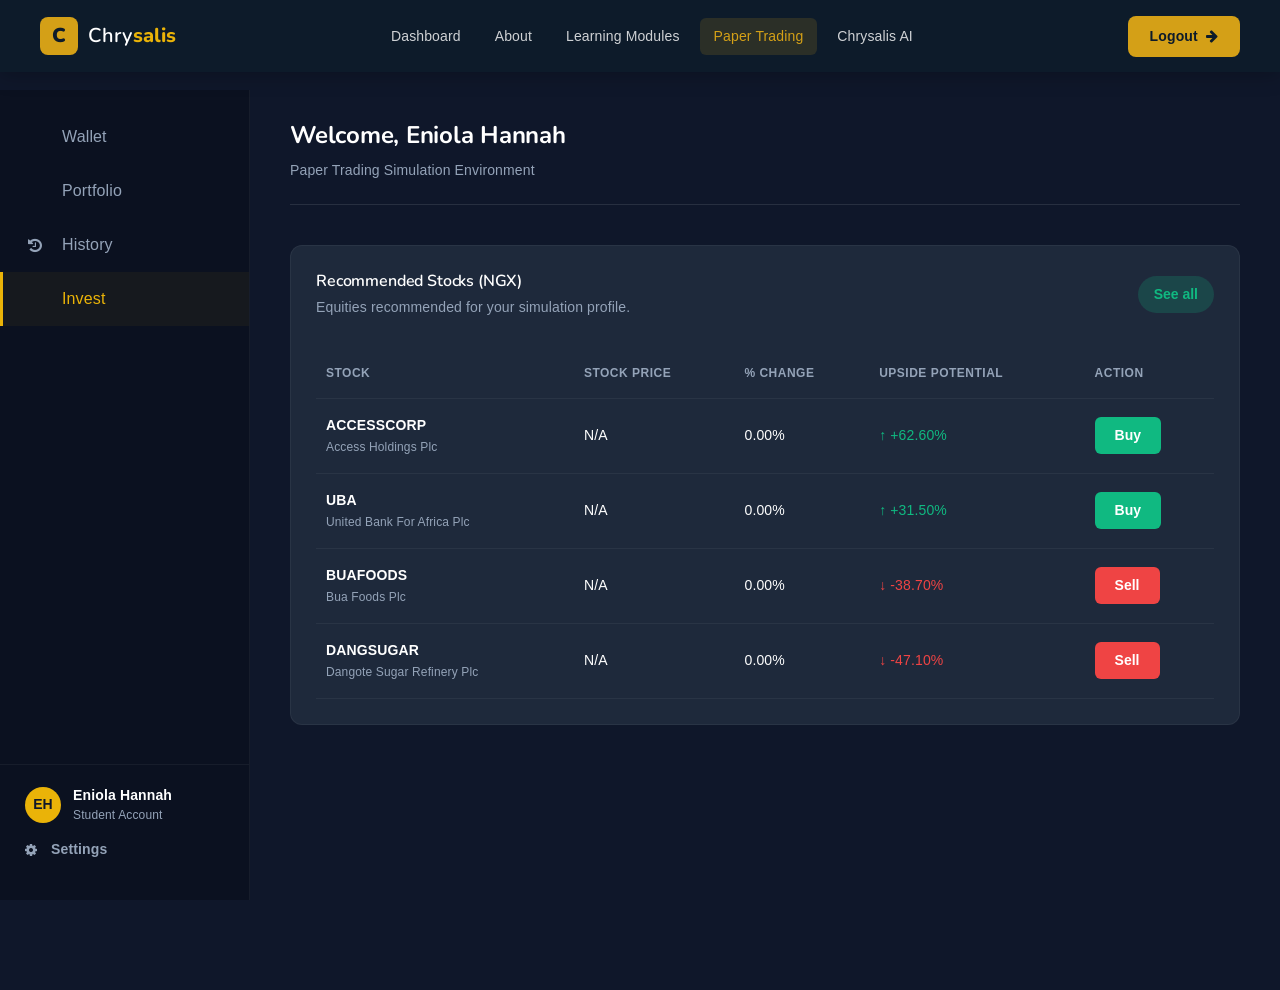
<file: PaperT-invest.html>
<!DOCTYPE html>
<html lang="en">

<head>
    <meta charset="UTF-8">
    <meta name="description" content="Chrysalis - Premium financial Literacy and investment Onboarding Platform">
    <meta http-equiv="X-UA-Compatible" content="IE=edge">
    <meta name="viewport" content="width=device-width, initial-scale=1, shrink-to-fit=no">

    <title>Chrysalis - Financial Literacy &amp; Investment Onboarding Platform</title>

    <link rel="icon" href="img/core-img/favicon.ico">
    <link rel="stylesheet" href="style.css">
    <link rel="stylesheet" href="css/custom-override.css">
</head>

<body>
    <div class="preloader d-flex align-items-center justify-content-center">
        <div class="lds-ellipsis"><div></div><div></div><div></div><div></div></div>
    </div>

    <header class="ve-header" id="ve-sticky">
        <div class="container-fluid ve-nav-wrap">
            <div class="ve-logo">
                <a href="home.html">
                    <span class="ve-logo-icon">C</span>
                    <span class="ve-logo-text">Chry<strong>salis</strong></span>
                </a>
            </div>

            <nav class="ve-nav">
                <ul>
                    <li><a href="home.html">Dashboard</a></li>
                    <li><a href="#about">About</a></li>
                    <li><a href="Learn.html">Learning Modules</a></li>
                    <li><a href="wallet.html" class="active">Paper Trading</a></li>
                    <li><a href="chrysalis-ai.html">Chrysalis AI</a></li>
                </ul>
            </nav>

            <div class="ve-nav-cta">
                <a href="index.html" class="ve-cta-btn"> Logout <i class="fa fa-arrow-right"></i></a>
            </div>

            <button class="ve-toggler" id="ve-toggle">
                <span></span><span></span><span></span>
            </button>
        </div>
    </header>

    <div class="pt-dashboard">
        
        <aside class="pt-sidebar">
            <div>
                <ul class="pt-sidebar-nav">
                    <li><a href="paperT-home.html"><i class="fa fa-wallet"></i> Wallet</a></li>
                    <li><a href="paperT-portfolio.html"><i class="fa fa-chart-pie"></i> Portfolio</a></li>
                    <li><a href="paperT-history.html"><i class="fa fa-history"></i> History</a></li>
                    <li><a href="paperT-invest.html" class="active"><i class="fa fa-chart-line"></i> Invest</a></li>
                </ul>
            </div>

            <div class="pt-sidebar-bottom">
                <div class="pt-user-profile">
                    <div class="pt-user-avatar">EH</div>
                    <div class="pt-user-info">
                        <span class="pt-user-name">Eniola Hannah</span>
                        <span class="pt-user-role">Student Account</span>
                    </div>
                </div>
                <a href="#" class="pt-settings-link"><i class="fa fa-cog"></i> Settings</a>
            </div>
        </aside>

        <main class="pt-main">
            
            <header class="pt-header">
                <h1>Welcome, Eniola Hannah</h1>
                <p>Paper Trading Simulation Environment</p>
            </header>

            <div id="dynamic-view">
                <div class="pt-card">
                    <div style="display: flex; justify-content: space-between; align-items: center; margin-bottom: 30px;">
                        <div>
                            <h2 class="pt-card-title" style="margin-bottom: 5px;">Recommended Stocks (NGX)</h2>
                            <span style="color: #94A3B8; font-size: 14px;">Equities recommended for your simulation profile.</span>
                        </div>
                        <button style="background: rgba(16, 185, 129, 0.2); color: #10B981; border: none; padding: 8px 16px; border-radius: 20px; font-weight: bold; cursor: pointer;">See all</button>
                    </div>

                    <table class="pt-table">
                        <thead>
                            <tr>
                                <th>Stock</th>
                                <th>Stock Price</th>
                                <th>% Change</th>
                                <th>Upside Potential</th>
                                <th>Action</th>
                            </tr>
                        </thead>
                        <tbody>
                            <tr>
                                <td>
                                    <strong>ACCESSCORP</strong><br>
                                    <span style="color: #94A3B8; font-size: 12px;">Access Holdings Plc</span>
                                </td>
                                <td>N/A</td>
                                <td>0.00%</td>
                                <td style="color: #10B981;">↑ +62.60%</td>
                                <td><button class="pt-btn pt-btn-buy">Buy</button></td>
                            </tr>
                            <tr>
                                <td>
                                    <strong>UBA</strong><br>
                                    <span style="color: #94A3B8; font-size: 12px;">United Bank For Africa Plc</span>
                                </td>
                                <td>N/A</td>
                                <td>0.00%</td>
                                <td style="color: #10B981;">↑ +31.50%</td>
                                <td><button class="pt-btn pt-btn-buy">Buy</button></td>
                            </tr>
                            <tr>
                                <td>
                                    <strong>BUAFOODS</strong><br>
                                    <span style="color: #94A3B8; font-size: 12px;">Bua Foods Plc</span>
                                </td>
                                <td>N/A</td>
                                <td>0.00%</td>
                                <td style="color: #EF4444;">↓ -38.70%</td>
                                <td><button class="pt-btn pt-btn-sell">Sell</button></td>
                            </tr>
                            <tr>
                                <td>
                                    <strong>DANGSUGAR</strong><br>
                                    <span style="color: #94A3B8; font-size: 12px;">Dangote Sugar Refinery Plc</span>
                                </td>
                                <td>N/A</td>
                                <td>0.00%</td>
                                <td style="color: #EF4444;">↓ -47.10%</td>
                                <td><button class="pt-btn pt-btn-sell">Sell</button></td>
                            </tr>
                        </tbody>
                    </table>
                </div>
            </div> 
        </main>
    </div>

    <script src="js/jquery/jquery-2.2.4.min.js"></script>
    <script src="js/bootstrap/popper.min.js"></script>
    <script src="js/bootstrap/bootstrap.min.js"></script>
    <script src="js/plugins/plugins.js"></script>
    <script src="js/active.js"></script>
    <script src="js/vaultedge.js"></script>
</body>
</html>
</file>
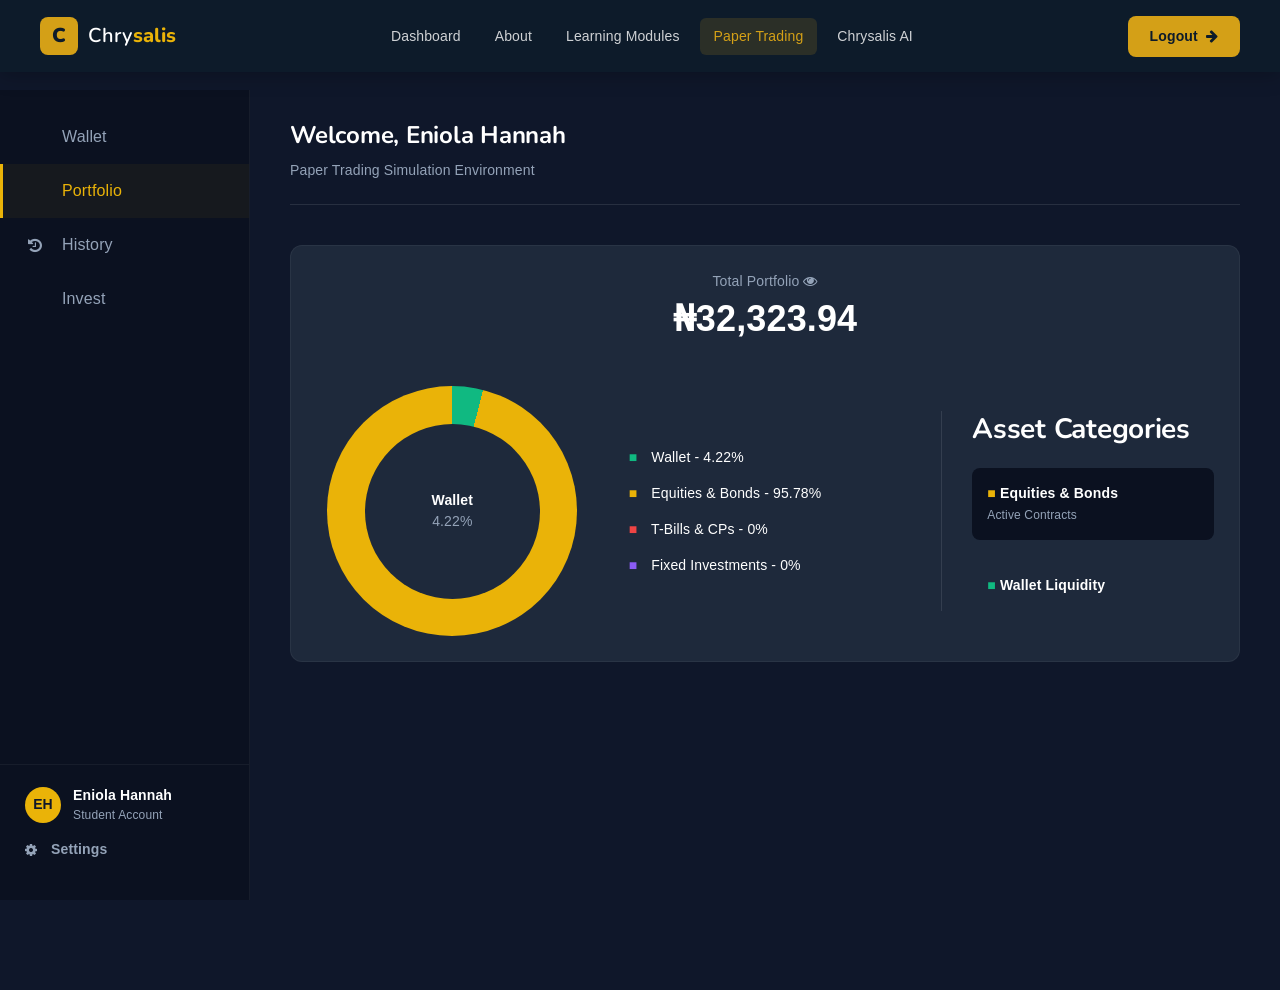
<file: paperT-portfolio.html>
<!DOCTYPE html>
<html lang="en">

<head>
    <meta charset="UTF-8">
    <meta name="description" content="Chrysalis - Premium financial Literacy and investment Onboarding Platform">
    <meta http-equiv="X-UA-Compatible" content="IE=edge">
    <meta name="viewport" content="width=device-width, initial-scale=1, shrink-to-fit=no">

    <title>Chrysalis - Financial Literacy &amp; Investment Onboarding Platform</title>

    <link rel="icon" href="img/core-img/favicon.ico">
    <link rel="stylesheet" href="style.css">
    <link rel="stylesheet" href="css/custom-override.css">
</head>

<body>
    <div class="preloader d-flex align-items-center justify-content-center">
        <div class="lds-ellipsis"><div></div><div></div><div></div><div></div></div>
    </div>

    <header class="ve-header" id="ve-sticky">
        <div class="container-fluid ve-nav-wrap">
            <div class="ve-logo">
                <a href="home.html">
                    <span class="ve-logo-icon">C</span>
                    <span class="ve-logo-text">Chry<strong>salis</strong></span>
                </a>
            </div>

            <nav class="ve-nav">
                <ul>
                    <li><a href="home.html">Dashboard</a></li>
                    <li><a href="#about">About</a></li>
                    <li><a href="Learn.html">Learning Modules</a></li>
                    <li><a href="paperT-home.html" class="active">Paper Trading</a></li>
                    <li><a href="chrysalis-ai.html">Chrysalis AI</a></li>
                </ul>
            </nav>

            <div class="ve-nav-cta">
                <a href="index.html" class="ve-cta-btn"> Logout <i class="fa fa-arrow-right"></i></a>
            </div>

            <button class="ve-toggler" id="ve-toggle">
                <span></span><span></span><span></span>
            </button>
        </div>
    </header>

    <div class="pt-dashboard">
        
        <aside class="pt-sidebar">
            <div>
                <ul class="pt-sidebar-nav">
                    <li><a href="paperT-home.html"><i class="fa fa-wallet"></i> Wallet</a></li>
                    <li><a href="paperT-portfolio.html" class="active"><i class="fa fa-chart-pie"></i> Portfolio</a></li>
                    <li><a href="paperT-history.html"><i class="fa fa-history"></i> History</a></li>
                    <li><a href="paperT-invest.html"><i class="fa fa-chart-line"></i> Invest</a></li>
                </ul>
            </div>

            <div class="pt-sidebar-bottom">
                <div class="pt-user-profile">
                    <div class="pt-user-avatar">EH</div>
                    <div class="pt-user-info">
                        <span class="pt-user-name">Eniola Hannah</span>
                        <span class="pt-user-role">Student Account</span>
                    </div>
                </div>
                <a href="#" class="pt-settings-link"><i class="fa fa-cog"></i> Settings</a>
            </div>
        </aside>

        <main class="pt-main">
            
            <header class="pt-header">
                <h1>Welcome, Eniola Hannah</h1>
                <p>Paper Trading Simulation Environment</p>
            </header>

            <div class="pt-card">
                <div style="text-align: center; margin-bottom: 40px;">
                    <span style="color: #94A3B8;">Total Portfolio <i class="fa fa-eye"></i></span>
                    <div class="pt-value-large">₦32,323.94</div>
                </div>

                <div style="display: grid; grid-template-columns: 1fr 1fr 1fr; gap: 40px; align-items: center;">
                    <div style="width: 250px; height: 250px; border-radius: 50%; background: conic-gradient(#10B981 0% 4%, #EAB308 4% 100%); position: relative; margin: 0 auto;">
                        <div style="position: absolute; top: 15%; left: 15%; right: 15%; bottom: 15%; background: #1E293B; border-radius: 50%; display: flex; flex-direction: column; align-items: center; justify-content: center;">
                            <strong>Wallet</strong>
                            <span style="color: #94A3B8; font-size: 14px;">4.22%</span>
                        </div>
                    </div>

                    <div>
                        <div style="margin-bottom: 15px;"><span style="color: #10B981; margin-right: 10px;">■</span> Wallet - 4.22%</div>
                        <div style="margin-bottom: 15px;"><span style="color: #EAB308; margin-right: 10px;">■</span> Equities & Bonds - 95.78%</div>
                        <div style="margin-bottom: 15px;"><span style="color: #EF4444; margin-right: 10px;">■</span> T-Bills & CPs - 0%</div>
                        <div><span style="color: #8B5CF6; margin-right: 10px;">■</span> Fixed Investments - 0%</div>
                    </div>

                    <div style="border-left: 1px solid rgba(255,255,255,0.1); padding-left: 30px;">
                        <h3 style="color: #FFFFFF; margin-bottom: 20px;">Asset Categories</h3>
                        <div style="margin-bottom: 20px; padding: 15px; background: #0B1120; border-radius: 8px;">
                            <span style="color: #EAB308;">■</span> <strong>Equities & Bonds</strong><br>
                            <span style="color: #94A3B8; font-size: 12px;">Active Contracts</span>
                        </div>
                        <div style="padding: 15px;">
                            <span style="color: #10B981;">■</span> <strong>Wallet Liquidity</strong>
                        </div>
                    </div>
                </div>
            </div>
        </main>
    </div>

    <script src="js/jquery/jquery-2.2.4.min.js"></script>
    <script src="js/bootstrap/popper.min.js"></script>
    <script src="js/bootstrap/bootstrap.min.js"></script>
    <script src="js/plugins/plugins.js"></script>
    <script src="js/active.js"></script>
    <script src="js/vaultedge.js"></script>
</body>
</html>
</file>
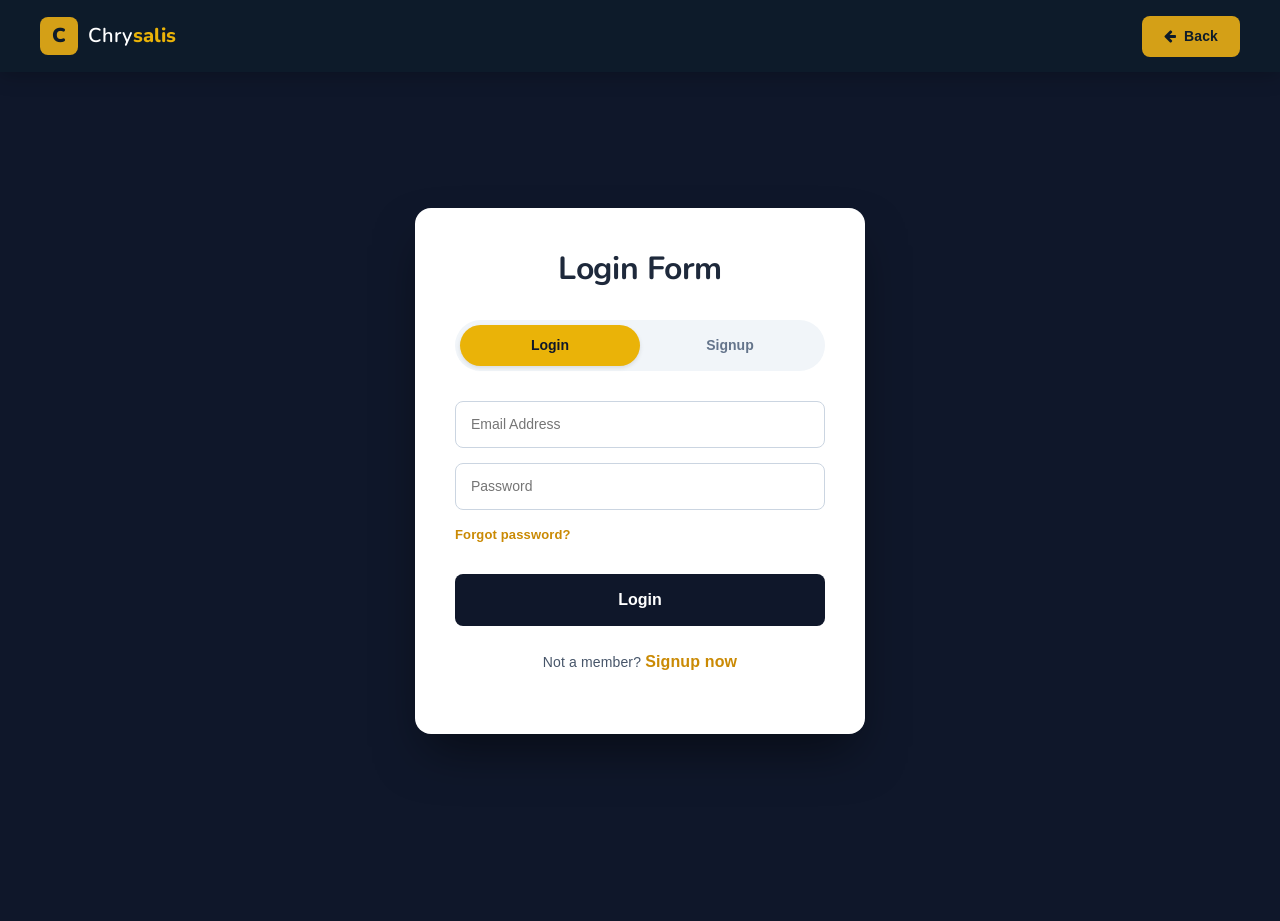
<file: register.html>
<!DOCTYPE html>
<html lang="en">

  <head>
      <meta charset="UTF-8">
      <meta name="description" content="Chrysalis - Premium financial Literacy and investment Onboarding Platform">
      <meta http-equiv="X-UA-Compatible" content="IE=edge">
      <meta name="viewport" content="width=device-width, initial-scale=1, shrink-to-fit=no">

      <title>Chrysalis - Financial Literacy &amp; Investment Onboarding Platform</title>

      <link rel="icon" href="img/core-img/favicon.ico">
      <link rel="stylesheet" href="style.css">
      <link rel="stylesheet" href="css/custom-override.css">
  </head>

  <body>
      <!-- Preloader -->
      <div class="preloader d-flex align-items-center justify-content-center">
          <div class="lds-ellipsis"><div></div><div></div><div></div><div></div></div>
      </div>

      ===== NAVBAR (single dark bar, logo left, nav center, CTA right) =====
    <header class="ve-header" id="ve-sticky">
        <div class="container-fluid ve-nav-wrap">
            <!-- Logo -->
            <div class="ve-logo">
                <a href="index.html">
                    <span class="ve-logo-icon">C</span>
                    <span class="ve-logo-text">Chry<strong>salis</strong></span>
                </a>
            </div>


            <!-- CTA -->
            <div class="ve-nav-cta">
                <a href="index.html" class="ve-cta-btn">  <i class="fa fa-arrow-left"></i> Back</a>
            </div>

            <!-- Mobile Toggle -->
            <button class="ve-toggler" id="ve-toggle">
                <span></span><span></span><span></span>
            </button>
        </div>


    </header>


    <div class="auth-page-wrapper">
        <div class="auth-card">
            <h2 id="authTitle">Login Form</h2>

            <div class="auth-toggle-wrapper">
                <button id="loginToggleBtn" class="auth-toggle-btn active" onclick="switchForm('login')">Login</button>
                <button id="signupToggleBtn" class="auth-toggle-btn" onclick="switchForm('signup')">Signup</button>
            </div>

            <form id="loginForm" class="auth-form" action="home.html" method="GET">
                <div class="form-group">
                    <input type="email" placeholder="Email Address" required>
                </div>
                <div class="form-group">
                    <input type="password" placeholder="Password" required>
                </div>
                <a href="#" class="forgot-password">Forgot password?</a>
                <button type="submit" class="auth-submit-btn">Login</button>
                <p class="auth-helper-text">Not a member? <a href="#" onclick="switchForm('signup')">Signup now</a></p>
            </form>

            <form id="signupForm" class="auth-form" style="display: none;">
                <div class="form-row">
                    <div class="form-group half-width">
                        <input type="text" placeholder="First name" required>
                    </div>
                    <div class="form-group half-width">
                        <input type="text" placeholder="Last name" required>
                    </div>
                </div>
                <div class="form-group">
                    <input type="tel" placeholder="Phone number" required>
                </div>
                <div class="form-group">
                    <input type="email" placeholder="Email Address" required>
                </div>
                <div class="form-group">
                    <input type="password" placeholder="Password" required>
                </div>
                <div class="form-group">
                    <input type="password" placeholder="Confirm password" required>
                </div>
                <button type="submit" class="auth-submit-btn">Signup</button>
            </form>

        </div>
    </div>




  


      <script>
        function switchForm(type) {
            const loginForm = document.getElementById('loginForm');
            const signupForm = document.getElementById('signupForm');
            const loginBtn = document.getElementById('loginToggleBtn');
            const signupBtn = document.getElementById('signupToggleBtn');
            const title = document.getElementById('authTitle');

            if (type === 'login') {
                loginForm.style.display = 'block';
                signupForm.style.display = 'none';
                loginBtn.classList.add('active');
                signupBtn.classList.remove('active');
                title.innerText = 'Login Form';
            } else {
                loginForm.style.display = 'none';
                signupForm.style.display = 'block';
                signupBtn.classList.add('active');
                loginBtn.classList.remove('active');
                title.innerText = 'Signup Form';
            }
        }
      </script>

      <!-- Scripts -->
      <script src="js/jquery/jquery-2.2.4.min.js"></script>
      <script src="js/bootstrap/popper.min.js"></script>
      <script src="js/bootstrap/bootstrap.min.js"></script>
      <script src="js/plugins/plugins.js"></script>
      <script src="js/active.js"></script>
      <script src="js/vaultedge.js"></script>
  </body>
</html>
</file>
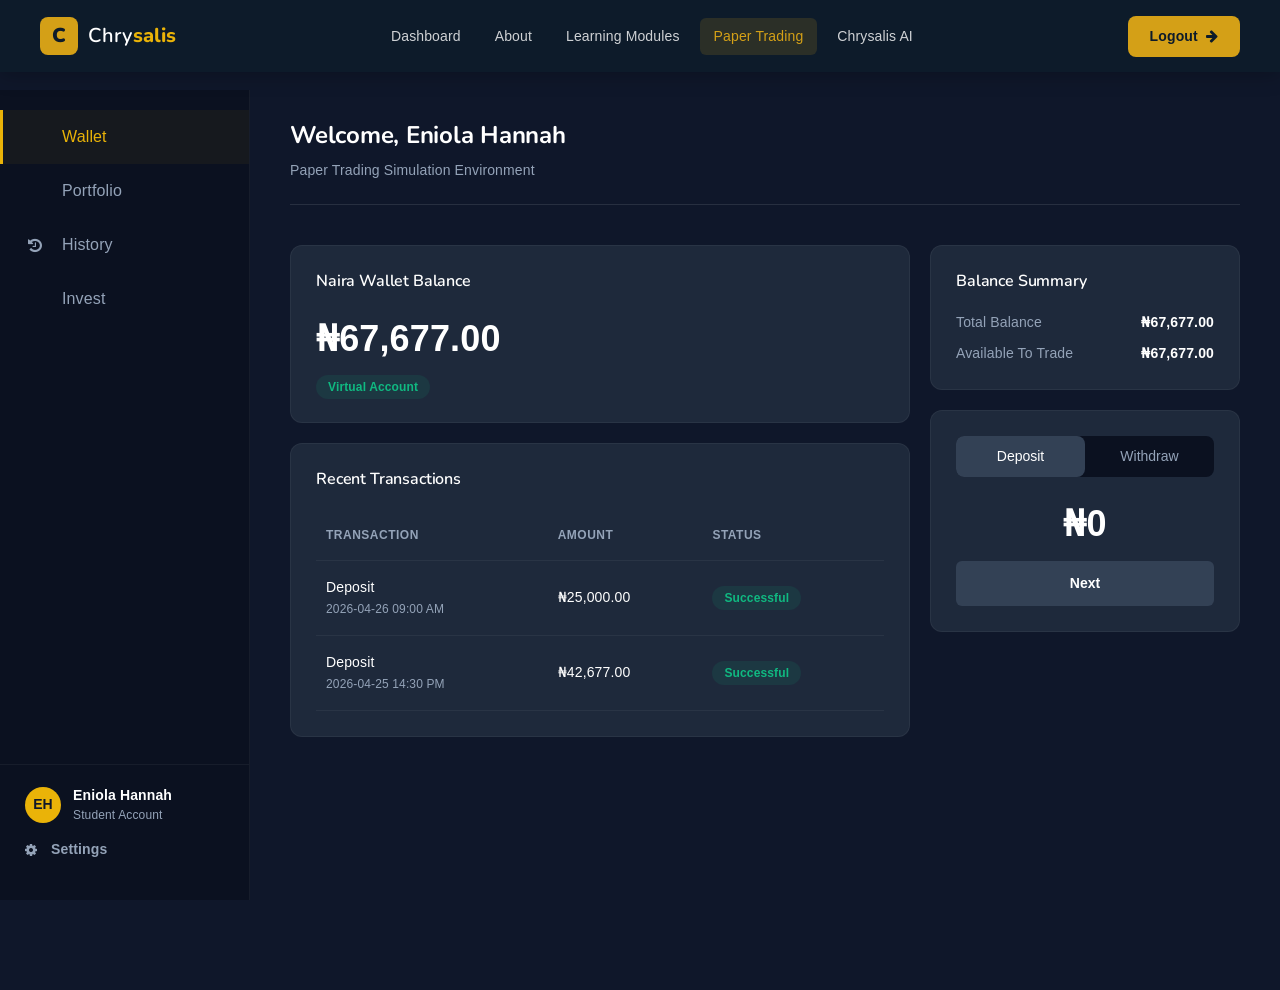
<file: wallet.html>
<!DOCTYPE html>
<html lang="en">

<head>
    <meta charset="UTF-8">
    <meta name="description" content="Chrysalis - Premium financial Literacy and investment Onboarding Platform">
    <meta http-equiv="X-UA-Compatible" content="IE=edge">
    <meta name="viewport" content="width=device-width, initial-scale=1, shrink-to-fit=no">

    <title>Chrysalis - Financial Literacy &amp; Investment Onboarding Platform</title>

    <link rel="icon" href="img/core-img/favicon.ico">
    <link rel="stylesheet" href="style.css">
    <link rel="stylesheet" href="css/custom-override.css">
</head>

<body>
    <div class="preloader d-flex align-items-center justify-content-center">
        <div class="lds-ellipsis"><div></div><div></div><div></div><div></div></div>
    </div>

    <header class="ve-header" id="ve-sticky">
        <div class="container-fluid ve-nav-wrap">
            <div class="ve-logo">
                <a href="home.html">
                    <span class="ve-logo-icon">C</span>
                    <span class="ve-logo-text">Chry<strong>salis</strong></span>
                </a>
            </div>

            <nav class="ve-nav">
                <ul>
                    <li><a href="home.html">Dashboard</a></li>
                    <li><a href="#about">About</a></li>
                    <li><a href="post.html">Learning Modules</a></li>
                    <li><a href="wallet.html" class="active">Paper Trading</a></li>
                    <li><a href="chrysalis-ai.html">Chrysalis AI</a></li>
                </ul>
            </nav>

            <div class="ve-nav-cta">
                <a href="index.html" class="ve-cta-btn"> Logout <i class="fa fa-arrow-right"></i></a>
            </div>

            <button class="ve-toggler" id="ve-toggle">
                <span></span><span></span><span></span>
            </button>
        </div>
    </header>

    <div class="pt-dashboard">
        
        <aside class="pt-sidebar">
            <div>
                <ul class="pt-sidebar-nav">
                    <li><a href="wallet.html" class="active"><i class="fa fa-wallet"></i> Wallet</a></li>
                    <li><a href="portfolio.html"><i class="fa fa-chart-pie"></i> Portfolio</a></li>
                    <li><a href="history.html"><i class="fa fa-history"></i> History</a></li>
                    <li><a href="invest.html"><i class="fa fa-chart-line"></i> Invest</a></li>
                </ul>
            </div>

            <div class="pt-sidebar-bottom">
                <div class="pt-user-profile">
                    <div class="pt-user-avatar">EH</div>
                    <div class="pt-user-info">
                        <span class="pt-user-name">Eniola Hannah</span>
                        <span class="pt-user-role">Student Account</span>
                    </div>
                </div>
                <a href="#" class="pt-settings-link"><i class="fa fa-cog"></i> Settings</a>
            </div>
        </aside>

        <main class="pt-main">
            
            <header class="pt-header">
                <h1>Welcome, Eniola Hannah</h1>
                <p>Paper Trading Simulation Environment</p>
            </header>

            <div id="dynamic-view">
                <div style="display: grid; grid-template-columns: 2fr 1fr; gap: 20px;">
                    
                    <div>
                        <div class="pt-card">
                            <h2 class="pt-card-title">Naira Wallet Balance</h2>
                            <div class="pt-value-large">₦67,677.00</div>
                            <span class="status-pill status-success">Virtual Account</span>
                        </div>

                        <div class="pt-card">
                            <h2 class="pt-card-title">Recent Transactions</h2>
                            <table class="pt-table">
                                <thead>
                                    <tr>
                                        <th>Transaction</th>
                                        <th>Amount</th>
                                        <th>Status</th>
                                    </tr>
                                </thead>
                                <tbody>
                                    <tr>
                                        <td>Deposit<br><span style="color:#94A3B8; font-size:12px;">2026-04-26 09:00 AM</span></td>
                                        <td>₦25,000.00</td>
                                        <td><span class="status-pill status-success">Successful</span></td>
                                    </tr>
                                    <tr>
                                        <td>Deposit<br><span style="color:#94A3B8; font-size:12px;">2026-04-25 14:30 PM</span></td>
                                        <td>₦42,677.00</td>
                                        <td><span class="status-pill status-success">Successful</span></td>
                                    </tr>
                                </tbody>
                            </table>
                        </div>
                    </div>

                    <div>
                        <div class="pt-card">
                            <h2 class="pt-card-title">Balance Summary</h2>
                            <div style="display: flex; justify-content: space-between; margin-bottom: 10px;">
                                <span style="color: #94A3B8;">Total Balance</span>
                                <strong>₦67,677.00</strong>
                            </div>
                            <div style="display: flex; justify-content: space-between;">
                                <span style="color: #94A3B8;">Available To Trade</span>
                                <strong>₦67,677.00</strong>
                            </div>
                        </div>

                        <div class="pt-card" style="text-align: center;">
                            <div style="display: flex; background: #0B1120; border-radius: 8px; margin-bottom: 20px;">
                                <button style="flex: 1; padding: 10px; background: #334155; border: none; color: white; border-radius: 8px;">Deposit</button>
                                <button style="flex: 1; padding: 10px; background: transparent; border: none; color: #94A3B8;">Withdraw</button>
                            </div>
                            <div class="pt-value-large">₦0</div>
                            <button class="pt-btn" style="width: 100%; background-color: #334155; color: #FFFFFF; padding: 12px;">Next</button>
                        </div>
                    </div>

                </div>
            </div> </main>
    </div>

    <script src="js/jquery/jquery-2.2.4.min.js"></script>
    <script src="js/bootstrap/popper.min.js"></script>
    <script src="js/bootstrap/bootstrap.min.js"></script>
    <script src="js/plugins/plugins.js"></script>
    <script src="js/active.js"></script>
    <script src="js/vaultedge.js"></script>
</body>
</html>
</file>
<file: style.css>
/* [Core Stylesheet - 1.0] */
/* :: 1.0 Import Fonts */
@import url("https://fonts.googleapis.com/css2?family=Raleway:wght@300;400;500;600;700&family=Source+Sans+3:wght@300;400;600;700&display=swap");
/* :: 2.0 Import All CSS */
@import url(css/bootstrap.min.css);
@import url(css/classy-nav.css);
@import url(css/owl.carousel.min.css);
@import url(css/animate.css);
@import url(css/font-awesome.min.css);
@import url(css/credit-icon.css);
/* :: 3.0 Base CSS */
* {
  margin: 0;
  padding: 0; }

body {
  font-family: "Source Sans 3", sans-serif;
  font-size: 14px; }

h1,
h2,
h3,
h4,
h5,
h6 {
  font-family: "Raleway", sans-serif;
  color: #000000;
  line-height: 1.3;
  font-weight: 700; }

p {
  color: #838383;
  font-size: 15px;
  line-height: 2;
  font-weight: 400; }

a,
a:hover,
a:focus {
  -webkit-transition-duration: 500ms;
  transition-duration: 500ms;
  text-decoration: none;
  outline: 0 solid transparent;
  color: #000000;
  font-weight: 700;
  font-size: 16px; }

ul,
ol {
  margin: 0; }
  ul li,
  ol li {
    list-style: none; }

img {
  height: auto;
  max-width: 100%; }

/* :: 3.1.0 Spacing */
.mt-15 {
  margin-top: 15px !important; }

.mt-30 {
  margin-top: 30px !important; }

.mt-50 {
  margin-top: 50px !important; }

.mt-70 {
  margin-top: 70px !important; }

.mt-100 {
  margin-top: 100px !important; }

.mb-15 {
  margin-bottom: 15px !important; }

.mb-30 {
  margin-bottom: 30px !important; }

.mb-50 {
  margin-bottom: 50px !important; }

.mb-70 {
  margin-bottom: 70px !important; }

.mb-100 {
  margin-bottom: 100px !important; }

.ml-15 {
  margin-left: 15px !important; }

.ml-30 {
  margin-left: 30px !important; }

.ml-50 {
  margin-left: 50px !important; }

.mr-15 {
  margin-right: 15px !important; }

.mr-30 {
  margin-right: 30px !important; }

.mr-50 {
  margin-right: 50px !important; }

/* :: 3.2.0 Height */
.height-400 {
  height: 400px !important; }

.height-500 {
  height: 500px !important; }

.height-600 {
  height: 600px !important; }

.height-700 {
  height: 700px !important; }

.height-800 {
  height: 800px !important; }

/* :: 3.3.0 Section Padding */
.section-padding-100 {
  padding-top: 100px;
  padding-bottom: 100px; }

.section-padding-100-0 {
  padding-top: 100px;
  padding-bottom: 0; }

.section-padding-0-100 {
  padding-top: 0;
  padding-bottom: 100px; }

.section-padding-100-70 {
  padding-top: 100px;
  padding-bottom: 70px; }

/* :: 3.4.0 Preloader */
.preloader {
  background-color: #1b3a6b;
  width: 100%;
  height: 100%;
  position: fixed;
  top: 0;
  left: 0;
  right: 0;
  z-index: 99999; }
  .preloader .lds-ellipsis {
    display: inline-block;
    position: relative;
    width: 64px;
    height: 64px; }
    .preloader .lds-ellipsis div {
      position: absolute;
      top: 27px;
      width: 11px;
      height: 11px;
      border-radius: 50%;
      background: #0e9c7f;
      animation-timing-function: cubic-bezier(0, 1, 1, 0); }
      .preloader .lds-ellipsis div:nth-child(1) {
        left: 6px;
        -webkit-animation: lds-ellipsis1 0.6s infinite;
        animation: lds-ellipsis1 0.6s infinite; }
      .preloader .lds-ellipsis div:nth-child(2) {
        left: 6px;
        -webkit-animation: lds-ellipsis2 0.6s infinite;
        animation: lds-ellipsis2 0.6s infinite; }
      .preloader .lds-ellipsis div:nth-child(3) {
        left: 26px;
        -webkit-animation: lds-ellipsis2 0.6s infinite;
        animation: lds-ellipsis2 0.6s infinite; }
      .preloader .lds-ellipsis div:nth-child(4) {
        left: 45px;
        -webkit-animation: lds-ellipsis3 0.6s infinite;
        animation: lds-ellipsis3 0.6s infinite; }

@-webkit-keyframes lds-ellipsis1 {
  0% {
    -webkit-transform: scale(0);
    transform: scale(0); }
  100% {
    -webkit-transform: scale(1);
    transform: scale(1); } }
@keyframes lds-ellipsis1 {
  0% {
    -webkit-transform: scale(0);
    transform: scale(0); }
  100% {
    -webkit-transform: scale(1);
    transform: scale(1); } }
@-webkit-keyframes lds-ellipsis3 {
  0% {
    -webkit-transform: scale(1);
    transform: scale(1); }
  100% {
    -webkit-transform: scale(0);
    transform: scale(0); } }
@keyframes lds-ellipsis3 {
  0% {
    -webkit-transform: scale(1);
    transform: scale(1); }
  100% {
    -webkit-transform: scale(0);
    transform: scale(0); } }
@-webkit-keyframes lds-ellipsis2 {
  0% {
    -webkit-transform: translate(0, 0);
    transform: translate(0, 0); }
  100% {
    -webkit-transform: translate(19px, 0);
    transform: translate(19px, 0); } }
@keyframes lds-ellipsis2 {
  0% {
    -webkit-transform: translate(0, 0);
    transform: translate(0, 0); }
  100% {
    -webkit-transform: translate(19px, 0);
    transform: translate(19px, 0); } }
/* :: 3.5.0 Miscellaneous */
.jarallax {
  position: relative;
  z-index: 0; }

.jarallax > .jarallax-img {
  position: absolute;
  object-fit: cover;
  font-family: 'object-fit: cover;';
  top: 0;
  left: 0;
  width: 100%;
  height: 100%;
  z-index: -1; }

.section-heading {
  position: relative;
  z-index: 1;
  margin-bottom: 30px; }
  .section-heading .line {
    width: 25px;
    height: 5px;
    border-radius: 3px;
    background-color: #0e9c7f;
    margin-bottom: 20px; }
  .section-heading p {
    font-size: 12px;
    margin-bottom: 0;
    letter-spacing: 2px;
    color: #a5a5a5;
    text-transform: uppercase; }
  .section-heading h2 {
    font-size: 36px;
    color: #212121;
    font-weight: 700;
    margin-bottom: 0; }
    @media only screen and (min-width: 992px) and (max-width: 1199px) {
      .section-heading h2 {
        font-size: 28px; } }
    @media only screen and (min-width: 768px) and (max-width: 991px) {
      .section-heading h2 {
        font-size: 24px; } }
    @media only screen and (max-width: 767px) {
      .section-heading h2 {
        font-size: 24px; } }
  .section-heading.white .line {
    background-color: #ffffff; }
  .section-heading.white p,
  .section-heading.white h2 {
    color: #ffffff; }
  .section-heading.text-center .line {
    margin-left: auto;
    margin-right: auto; }

.box-shadow {
  position: relative;
  z-index: 1; }
  .box-shadow:hover {
    box-shadow: 0 0 24px rgba(0, 0, 0, 0.2); }

.tooltip-inner {
  background-color: #0e9c7f;
  box-shadow: 0 0 24px rgba(0, 0, 0, 0.2); }

.tooltip .arrow::before {
  border-bottom-color: #0e9c7f; }

.bg-img {
  background-position: center center;
  background-size: cover;
  background-repeat: no-repeat; }

.bg-white {
  background-color: #ffffff !important; }

.bg-dark {
  background-color: #000000 !important; }

.bg-transparent {
  background-color: transparent !important; }

.bg-gray {
  background-color: #f5f7fa; }

.font-bold {
  font-weight: 700; }

.font-light {
  font-weight: 300; }

.bg-overlay {
  position: relative;
  z-index: 2;
  background-position: center center;
  background-size: cover; }
  .bg-overlay::after {
    background-color: rgba(0, 0, 0, 0.61);
    position: absolute;
    z-index: -1;
    top: 0;
    left: 0;
    width: 100%;
    height: 100%;
    content: ""; }

.bg-fixed {
  background-attachment: fixed !important; }

/* :: 3.6.0 ScrollUp */
#scrollUp {
  background-color: #1b3a6b;
  border-radius: 5px 0 0 5px;
  bottom: 70px;
  color: #ffffff;
  font-size: 10px;
  padding: 12px 0;
  height: 60px;
  line-height: 1.5;
  right: 0;
  text-align: center;
  width: 35px;
  -webkit-transition-duration: 500ms;
  transition-duration: 500ms;
  font-weight: 700;
  box-shadow: 0 1px 5px 2px rgba(0, 0, 0, 0.15);
  text-transform: uppercase; }
  #scrollUp i {
    font-size: 18px;
    display: block; }
  #scrollUp:hover {
    background-color: #0e9c7f;
    color: #ffffff; }

/* :: 3.7.0 Credit Button */
.credit-btn {
  -webkit-transition-duration: 500ms;
  transition-duration: 500ms;
  background-color: #0e9c7f;
  position: relative;
  z-index: 1;
  display: inline-block;
  min-width: 175px;
  height: 48px;
  color: #ffffff;
  border-radius: 5px;
  padding: 0 30px;
  font-size: 14px;
  line-height: 48px;
  font-weight: 700;
  text-transform: uppercase; }
  .credit-btn:hover, .credit-btn:focus {
    font-size: 14px;
    font-weight: 700;
    background-color: #1b3a6b;
    color: #ffffff; }
  .credit-btn.btn-2 {
    background-color: #1b3a6b;
    color: #ffffff; }
    .credit-btn.btn-2:hover, .credit-btn.btn-2:focus {
      background-color: #0e9c7f;
      color: #ffffff; }
  .credit-btn.btn-3 {
    background-color: transparent;
    color: #1b3a6b;
    border: 2px solid #1b3a6b;
    line-height: 44px; }
    .credit-btn.btn-3:hover, .credit-btn.btn-3:focus {
      border: 2px solid #1b3a6b;
      background-color: #1b3a6b;
      color: #ffffff; }

/* :: 4.0 Header Area CSS */
.header-area {
  position: relative;
  z-index: 1000;
  width: 100%; }
  .header-area .top-header-area {
    position: relative;
    z-index: 1;
    width: 100%;
    height: 80px;
    background-color: #eef1f7; }
    .header-area .top-header-area .top-contact-info {
      position: relative;
      z-index: 1; }
      .header-area .top-header-area .top-contact-info a {
        display: inline-block;
        color: #838383;
        font-size: 14px;
        margin-bottom: 0;
        display: -webkit-box;
        display: -ms-flexbox;
        display: flex;
        -webkit-box-align: center;
        -ms-flex-align: center;
        -ms-grid-row-align: center;
        align-items: center;
        font-weight: 600; }
        .header-area .top-header-area .top-contact-info a img {
          margin-right: 10px; }
        @media only screen and (max-width: 767px) {
          .header-area .top-header-area .top-contact-info a span {
            display: none; } }
        .header-area .top-header-area .top-contact-info a:first-child {
          margin-right: 30px; }
        .header-area .top-header-area .top-contact-info a:hover, .header-area .top-header-area .top-contact-info a:focus {
          color: #1b3a6b; }
        @media only screen and (min-width: 768px) and (max-width: 991px) {
          .header-area .top-header-area .top-contact-info a {
            font-size: 13px; } }
  .header-area .credit-main-menu {
    position: relative;
    width: 100%;
    z-index: 1;
    background-color: #0e9c7f; }
    .header-area .credit-main-menu::after {
      width: 50%;
      height: 100%;
      background-color: #1b3a6b;
      position: absolute;
      top: 0;
      left: 0;
      content: '';
      z-index: 1; }
    .header-area .credit-main-menu .classy-nav-container {
      background-color: transparent; }
    .header-area .credit-main-menu .classy-navbar {
      height: 85px;
      padding: 0;
      background-color: #1b3a6b; }
      @media only screen and (max-width: 767px) {
        .header-area .credit-main-menu .classy-navbar {
          height: 70px; } }
      .header-area .credit-main-menu .classy-navbar .classynav ul li a {
        font-weight: 600;
        text-transform: capitalize;
        font-size: 15px;
        padding: 0 15px;
        color: #ffffff; }
        .header-area .credit-main-menu .classy-navbar .classynav ul li a:hover, .header-area .credit-main-menu .classy-navbar .classynav ul li a:focus {
          color: #0e9c7f; }
        @media only screen and (min-width: 992px) and (max-width: 1199px) {
          .header-area .credit-main-menu .classy-navbar .classynav ul li a {
            font-size: 14px; } }
        @media only screen and (min-width: 768px) and (max-width: 991px) {
          .header-area .credit-main-menu .classy-navbar .classynav ul li a {
            color: #1b3a6b; } }
        @media only screen and (max-width: 767px) {
          .header-area .credit-main-menu .classy-navbar .classynav ul li a {
            color: #1b3a6b; } }
      .header-area .credit-main-menu .classy-navbar .classynav > ul > li:first-child a {
        padding-left: 0; }
        @media only screen and (min-width: 768px) and (max-width: 991px) {
          .header-area .credit-main-menu .classy-navbar .classynav > ul > li:first-child a {
            padding-left: 15px; } }
        @media only screen and (max-width: 767px) {
          .header-area .credit-main-menu .classy-navbar .classynav > ul > li:first-child a {
            padding-left: 15px; } }
      .header-area .credit-main-menu .classy-navbar .classynav ul li.megamenu-item > a::after,
      .header-area .credit-main-menu .classy-navbar .classynav ul li.has-down > a::after {
        color: #ffffff; }
        @media only screen and (min-width: 768px) and (max-width: 991px) {
          .header-area .credit-main-menu .classy-navbar .classynav ul li.megamenu-item > a::after,
          .header-area .credit-main-menu .classy-navbar .classynav ul li.has-down > a::after {
            color: #1b3a6b; } }
        @media only screen and (max-width: 767px) {
          .header-area .credit-main-menu .classy-navbar .classynav ul li.megamenu-item > a::after,
          .header-area .credit-main-menu .classy-navbar .classynav ul li.has-down > a::after {
            color: #1b3a6b; } }
      .header-area .credit-main-menu .classy-navbar .classynav ul li ul li a {
        color: #1b3a6b;
        font-size: 14px; }
      .header-area .credit-main-menu .classy-navbar .contact {
        position: relative;
        z-index: 1;
        padding-left: 50px;
        height: 100%;
        overflow-y: hidden;
        overflow-x: hidden; }
        .header-area .credit-main-menu .classy-navbar .contact::before {
          width: 100%;
          height: 200%;
          content: '';
          position: absolute;
          top: 42%;
          left: 0;
          z-index: -1;
          background-color: #0e9c7f;
          -webkit-transform: rotate(30deg);
          transform: rotate(30deg); }
        .header-area .credit-main-menu .classy-navbar .contact::after {
          width: 1000%;
          height: 100%;
          content: '';
          position: absolute;
          top: 0;
          left: 62px;
          z-index: -1;
          background-color: #0e9c7f; }
        .header-area .credit-main-menu .classy-navbar .contact a {
          display: inline-block;
          font-size: 24px;
          color: #1b3a6b;
          font-weight: 700;
          line-height: 85px; }
          .header-area .credit-main-menu .classy-navbar .contact a:hover {
            color: #ffffff; }
          @media only screen and (min-width: 992px) and (max-width: 1199px) {
            .header-area .credit-main-menu .classy-navbar .contact a {
              font-size: 20px; } }
          @media only screen and (min-width: 768px) and (max-width: 991px) {
            .header-area .credit-main-menu .classy-navbar .contact a {
              font-size: 18px; } }
          @media only screen and (max-width: 767px) {
            .header-area .credit-main-menu .classy-navbar .contact a {
              font-size: 14px;
              line-height: 70px; } }
  .header-area .is-sticky .credit-main-menu {
    box-shadow: 0 7px 40px 0 rgba(0, 0, 0, 0.3); }

/* :: 5.0 Hero Area CSS */
.hero-area {
  position: relative;
  z-index: 1; }
  .hero-area .owl-dots {
    display: -webkit-box;
    display: -ms-flexbox;
    display: flex;
    -webkit-box-pack: center;
    -ms-flex-pack: center;
    justify-content: center;
    position: absolute;
    width: 100%;
    z-index: 100;
    bottom: 30px;
    left: 0;
    right: 0; }
    .hero-area .owl-dots .owl-dot {
      width: 8px;
      height: 8px;
      background-color: #d2d2d2;
      border-radius: 50%;
      margin: 0 6px; }
      .hero-area .owl-dots .owl-dot.active {
        background-color: #0e9c7f; }
  .hero-area .owl-prev,
  .hero-area .owl-next {
    position: absolute;
    width: 46px;
    height: 46px;
    border-radius: 50%;
    top: 50%;
    margin-top: -23px;
    font-size: 18px;
    color: #ffffff;
    background-color: #1b3a6b;
    left: 20px;
    text-align: center;
    -webkit-transition-duration: 500ms;
    transition-duration: 500ms;
    line-height: 46px;
    opacity: 0;
    visibility: hidden; }
    @media only screen and (max-width: 767px) {
      .hero-area .owl-prev,
      .hero-area .owl-next {
        left: 10px; } }
    .hero-area .owl-prev:hover,
    .hero-area .owl-next:hover {
      background-color: #0e9c7f;
      color: #ffffff; }
  .hero-area .owl-next {
    left: auto;
    right: 20px; }
    @media only screen and (max-width: 767px) {
      .hero-area .owl-next {
        right: 10px; } }
  .hero-area:hover .owl-next,
  .hero-area:hover .owl-prev {
    opacity: 1;
    visibility: visible; }

.single-slide {
  position: relative;
  z-index: 99;
  width: 100%;
  height: 760px;
  background-color: #ffffff;
  overflow: hidden; }
  @media only screen and (min-width: 992px) and (max-width: 1199px) {
    .single-slide {
      height: 600px; } }
  @media only screen and (min-width: 768px) and (max-width: 991px) {
    .single-slide {
      height: 600px; } }
  @media only screen and (max-width: 767px) {
    .single-slide {
      height: 600px; } }
  .single-slide .slide-bg-img {
    position: absolute;
    width: 100%;
    height: 100%;
    z-index: -12;
    top: 0;
    left: 0;
    right: 0;
    bottom: 0;
    -webkit-animation: slide-bg linear 10000ms infinite;
    animation: slide-bg linear 10000ms infinite; }
  .single-slide .slide-du-indicator {
    position: absolute;
    z-index: 10;
    width: 0;
    height: 2px;
    background-color: #0e9c7f;
    left: 0;
    bottom: 0;
    -webkit-animation: slide-du-indicator linear 10000ms infinite;
    animation: slide-du-indicator linear 10000ms infinite; }
  .single-slide .welcome-text {
    position: relative;
    z-index: 1; }
    .single-slide .welcome-text h6 {
      font-size: 18px;
      font-weight: 400;
      color: #ffffff;
      margin-bottom: 15px; }
    .single-slide .welcome-text h2 {
      font-size: 70px;
      color: #ffffff;
      font-weight: 600;
      margin-bottom: 10px;
      text-transform: uppercase; }
      .single-slide .welcome-text h2 span {
        color: #0e9c7f; }
      @media only screen and (min-width: 992px) and (max-width: 1199px) {
        .single-slide .welcome-text h2 {
          font-size: 48px; } }
      @media only screen and (min-width: 768px) and (max-width: 991px) {
        .single-slide .welcome-text h2 {
          font-size: 42px; } }
      @media only screen and (max-width: 767px) {
        .single-slide .welcome-text h2 {
          font-size: 24px; } }
    .single-slide .welcome-text p {
      font-size: 16px;
      color: #ffffff; }

@-webkit-keyframes slide-du-indicator {
  0% {
    width: 0; }
  100% {
    width: 100%; } }
@keyframes slide-du-indicator {
  0% {
    width: 0; }
  100% {
    width: 100%; } }
@-webkit-keyframes slide-bg {
  0% {
    -webkit-transform: scale(1.3);
    transform: scale(1.3); }
  100% {
    -webkit-transform: scale(1);
    transform: scale(1); } }
@keyframes slide-bg {
  0% {
    -webkit-transform: scale(1.3);
    transform: scale(1.3); }
  100% {
    -webkit-transform: scale(1);
    transform: scale(1); } }
/* :: 6.0 Features Area CSS */
.single-features-area {
  position: relative;
  z-index: 1; }
  .single-features-area h6 {
    font-size: 18px;
    color: #6e6e6e;
    margin-bottom: 0;
    font-family: "Source Sans 3", sans-serif;
    font-weight: 600;
    line-height: 1.8; }
  .single-features-area img {
    margin-bottom: 15px; }
  .single-features-area h5 {
    font-size: 18px;
    margin-bottom: 0;
    -webkit-transition-duration: 500ms;
    transition-duration: 500ms; }
    @media only screen and (min-width: 992px) and (max-width: 1199px) {
      .single-features-area h5 {
        font-size: 15px; } }
  .single-features-area:hover h5 {
    color: #0e9c7f; }

/* :: 7.0 Special Feature CSS */
.special-feature-area {
  position: relative;
  z-index: 1; }
  .special-feature-area .special-feature-content {
    -webkit-box-flex: 0;
    -ms-flex: 0 0 50%;
    flex: 0 0 50%;
    max-width: 50%;
    width: 50%;
    background-color: #0e9c7f; }
    @media only screen and (max-width: 767px) {
      .special-feature-area .special-feature-content {
        -webkit-box-flex: 0;
        -ms-flex: 0 0 100%;
        flex: 0 0 100%;
        max-width: 100%;
        width: 100%; } }
    .special-feature-area .special-feature-content .feature-text {
      position: relative;
      z-index: 1;
      max-width: 555px;
      margin-left: auto;
      padding-right: 70px; }
      .special-feature-area .special-feature-content .feature-text h6 {
        color: #ffffff;
        line-height: 1.7;
        margin-bottom: 50px;
        font-weight: 600; }
        @media only screen and (min-width: 768px) and (max-width: 991px) {
          .special-feature-area .special-feature-content .feature-text h6 {
            font-size: 14px; } }
        @media only screen and (max-width: 767px) {
          .special-feature-area .special-feature-content .feature-text h6 {
            font-size: 14px; } }
      @media only screen and (min-width: 992px) and (max-width: 1199px) {
        .special-feature-area .special-feature-content .feature-text {
          max-width: 465px;
          padding-right: 40px; } }
      @media only screen and (min-width: 768px) and (max-width: 991px) {
        .special-feature-area .special-feature-content .feature-text {
          max-width: 350px;
          padding-right: 20px; } }
      @media only screen and (max-width: 767px) {
        .special-feature-area .special-feature-content .feature-text {
          max-width: 100%;
          padding-right: 15px;
          padding-left: 15px; } }
  .special-feature-area .special-feature-thumbnail {
    -webkit-box-flex: 0;
    -ms-flex: 0 0 50%;
    flex: 0 0 50%;
    max-width: 50%;
    width: 50%; }
    @media only screen and (max-width: 767px) {
      .special-feature-area .special-feature-thumbnail {
        -webkit-box-flex: 0;
        -ms-flex: 0 0 100%;
        flex: 0 0 100%;
        max-width: 100%;
        width: 100%;
        height: 250px; } }
  .special-feature-area.style-2 .special-feature-content {
    background-color: #1b3a6b; }
    .special-feature-area.style-2 .special-feature-content .feature-text {
      margin-left: 0;
      margin-right: auto;
      padding-right: 0;
      padding-left: 70px; }
      @media only screen and (min-width: 992px) and (max-width: 1199px) {
        .special-feature-area.style-2 .special-feature-content .feature-text {
          padding-left: 40px; } }
      @media only screen and (min-width: 768px) and (max-width: 991px) {
        .special-feature-area.style-2 .special-feature-content .feature-text {
          padding-left: 20px; } }
      @media only screen and (max-width: 767px) {
        .special-feature-area.style-2 .special-feature-content .feature-text {
          padding-left: 15px;
          padding-right: 15px; } }

/* :: 8.0 CTA Area CSS */
.cta-area {
  position: relative;
  z-index: 1; }
  .cta-area .cta-thumbnail {
    -webkit-box-flex: 0;
    -ms-flex: 0 0 50%;
    flex: 0 0 50%;
    max-width: 50%;
    width: 50%; }
    @media only screen and (min-width: 768px) and (max-width: 991px) {
      .cta-area .cta-thumbnail {
        -webkit-box-flex: 0;
        -ms-flex: 0 0 100%;
        flex: 0 0 100%;
        max-width: 100%;
        width: 100%;
        height: 400px; } }
    @media only screen and (max-width: 767px) {
      .cta-area .cta-thumbnail {
        -webkit-box-flex: 0;
        -ms-flex: 0 0 100%;
        flex: 0 0 100%;
        max-width: 100%;
        width: 100%;
        height: 280px; } }
  .cta-area .cta-content {
    position: relative;
    z-index: 1;
    padding: 100px 5%;
    -webkit-box-flex: 0;
    -ms-flex: 0 0 50%;
    flex: 0 0 50%;
    max-width: 50%;
    width: 50%;
    background-color: #0e9c7f; }
    @media only screen and (min-width: 768px) and (max-width: 991px) {
      .cta-area .cta-content {
        -webkit-box-flex: 0;
        -ms-flex: 0 0 100%;
        flex: 0 0 100%;
        max-width: 100%;
        width: 100%; } }
    @media only screen and (max-width: 767px) {
      .cta-area .cta-content {
        -webkit-box-flex: 0;
        -ms-flex: 0 0 100%;
        flex: 0 0 100%;
        max-width: 100%;
        width: 100%; } }
    .cta-area .cta-content h6 {
      color: #ffffff;
      font-weight: 600;
      font-family: "Source Sans 3", sans-serif;
      line-height: 1.8; }
    .cta-area .cta-content .single-skils-area .skills-text span {
      color: #ffffff;
      font-size: 18px;
      font-weight: 700; }
    .cta-area .cta-content .single-skils-area p {
      margin-bottom: 0;
      font-family: "Source Sans 3", sans-serif;
      letter-spacing: 2px;
      color: #ffffff;
      text-transform: uppercase; }

.cta-2-area {
  position: relative;
  z-index: 1;
  background-color: #1b3a6b;
  padding-top: 50px; }
  .cta-2-area .cta-content .cta-text {
    position: relative;
    z-index: 1;
    margin-bottom: 50px; }
    .cta-2-area .cta-content .cta-text h4 {
      color: #ffffff;
      font-family: "Source Sans 3", sans-serif;
      margin-bottom: 0;
      font-weight: 600; }
      @media only screen and (min-width: 768px) and (max-width: 991px) {
        .cta-2-area .cta-content .cta-text h4 {
          font-size: 18px; } }
    .cta-2-area .cta-content .cta-text p {
      color: #ffffff;
      font-size: 14px;
      margin-bottom: 0; }
    @media only screen and (max-width: 767px) {
      .cta-2-area .cta-content .cta-text {
        -webkit-box-flex: 0;
        -ms-flex: 0 0 100%;
        flex: 0 0 100%;
        max-width: 100%;
        width: 100%; } }
  .cta-2-area .cta-content .cta-btn {
    position: relative;
    z-index: 1;
    margin-bottom: 50px; }
    @media only screen and (max-width: 767px) {
      .cta-2-area .cta-content .cta-btn {
        -webkit-box-flex: 0;
        -ms-flex: 0 0 100%;
        flex: 0 0 100%;
        max-width: 100%;
        width: 100%; } }

.contact--area .section-heading h2,
.news--area .section-heading h2 {
  font-size: 24px; }

.news--area {
  position: relative;
  z-index: 1; }

.single-news-area {
  position: relative;
  z-index: 1;
  margin-bottom: 15px; }
  .single-news-area:last-child {
    margin-bottom: 0; }
  .single-news-area .news-thumbnail {
    -webkit-box-flex: 0;
    -ms-flex: 0 0 37%;
    flex: 0 0 37%;
    max-width: 37%;
    width: 37%; }
  .single-news-area .news-content {
    -webkit-box-flex: 0;
    -ms-flex: 0 0 63%;
    flex: 0 0 63%;
    max-width: 63%;
    width: 63%;
    padding-left: 15px; }
    .single-news-area .news-content span {
      font-size: 10px;
      color: #ffffff;
      background-color: #0e9c7f;
      padding: 3px 15px;
      border-radius: 30px;
      display: inline-block;
      margin-bottom: 5px; }
    .single-news-area .news-content a {
      display: block;
      font-weight: 400;
      font-size: 16px;
      margin-bottom: 0; }
      .single-news-area .news-content a:hover, .single-news-area .news-content a:focus {
        color: #0e9c7f; }
    .single-news-area .news-content .news-meta a {
      position: relative;
      z-index: 1;
      display: inline-block;
      font-size: 12px;
      color: #838383;
      font-weight: 600;
      margin-bottom: 0;
      line-height: 1; }
      .single-news-area .news-content .news-meta a img {
        margin-right: 5px; }
      .single-news-area .news-content .news-meta a:last-child {
        margin-left: 31px; }
        .single-news-area .news-content .news-meta a:last-child::after {
          content: '|';
          position: absolute;
          top: 0;
          left: -20px;
          z-index: 1; }
      .single-news-area .news-content .news-meta a:hover, .single-news-area .news-content .news-meta a:focus {
        color: #0e9c7f; }
      @media only screen and (min-width: 992px) and (max-width: 1199px) {
        .single-news-area .news-content .news-meta a {
          font-size: 10px; } }
      @media only screen and (max-width: 767px) {
        .single-news-area .news-content .news-meta a {
          font-size: 10px; } }

.contact--area {
  position: relative;
  z-index: 1; }
  .contact--area .contact-content {
    padding: 55px 45px;
    background-color: #ffffff;
    border: 1px solid #afbace; }
    @media only screen and (min-width: 992px) and (max-width: 1199px) {
      .contact--area .contact-content {
        padding: 30px; } }
    @media only screen and (max-width: 767px) {
      .contact--area .contact-content {
        padding: 20px; } }
    .contact--area .contact-content .single-contact-content {
      position: relative;
      z-index: 1;
      margin-bottom: 45px; }
      .contact--area .contact-content .single-contact-content:last-child {
        margin-bottom: 0; }
      .contact--area .contact-content .single-contact-content .icon {
        -webkit-box-flex: 0;
        -ms-flex: 0 0 48px;
        flex: 0 0 48px;
        max-width: 48px;
        width: 48px;
        height: 48px;
        line-height: 48px;
        color: #ffffff;
        text-align: center;
        margin-right: 15px;
        background-color: #0e9c7f; }
      .contact--area .contact-content .single-contact-content .text p {
        font-weight: 600;
        color: #212121;
        margin-bottom: 0; }
        @media only screen and (min-width: 992px) and (max-width: 1199px) {
          .contact--area .contact-content .single-contact-content .text p {
            font-size: 12px; } }
        @media only screen and (max-width: 767px) {
          .contact--area .contact-content .single-contact-content .text p {
            font-size: 12px; } }
      .contact--area .contact-content .single-contact-content .text span {
        font-size: 11px;
        text-transform: uppercase;
        letter-spacing: 2px;
        color: #838383; }
  .contact--area.contact-page .contact-content {
    padding: 35px;
    border: none;
    background-color: #1b3a6b; }
    .contact--area.contact-page .contact-content h5 {
      color: #ffffff;
      font-weight: 600;
      font-size: 18px;
      margin-bottom: 35px; }
    .contact--area.contact-page .contact-content .single-contact-content .text p,
    .contact--area.contact-page .contact-content .single-contact-content .text span {
      color: #ffffff; }

/* :: 9.0 Newsletter Area CSS */
.newsletter-area {
  position: relative;
  z-index: 3; }
  .newsletter-area::after {
    content: '';
    position: absolute;
    width: 100%;
    height: 100%;
    top: 0;
    left: 0;
    background-color: rgba(0, 54, 121, 0.7);
    z-index: -1; }
  .newsletter-area .nl-content {
    position: relative;
    z-index: 1; }
    .newsletter-area .nl-content h2 {
      color: #ffffff;
      margin-bottom: 25px;
      display: block;
      font-weight: 400;
      font-size: 30px; }
      @media only screen and (max-width: 767px) {
        .newsletter-area .nl-content h2 {
          font-size: 18px; } }
    .newsletter-area .nl-content form {
      width: 100%;
      position: relative;
      z-index: 1;
      margin-bottom: 30px; }
      .newsletter-area .nl-content form input {
        width: 100%;
        height: 45px;
        background-color: #ffffff;
        border-radius: 30px;
        border: none;
        font-size: 12px;
        font-style: italic;
        padding: 0 20px; }
      .newsletter-area .nl-content form button {
        -webkit-transition-duration: 500ms;
        transition-duration: 500ms;
        position: absolute;
        width: 130px;
        height: 45px;
        background-color: #0e9c7f;
        border: none;
        border-radius: 0 30px 30px 0;
        top: 0;
        right: 0;
        font-weight: 700;
        font-size: 14px;
        color: #ffffff;
        text-align: center;
        cursor: pointer;
        z-index: 20; }
        .newsletter-area .nl-content form button:hover {
          background-color: #1b3a6b; }
        .newsletter-area .nl-content form button:focus {
          outline: none;
          box-shadow: none; }
        @media only screen and (max-width: 767px) {
          .newsletter-area .nl-content form button {
            width: 100px; } }
    .newsletter-area .nl-content p {
      font-size: 12px;
      color: #ffffff;
      margin-bottom: 0; }

/* :: 10.0 Team Member Area CSS */
.single-team-member-area {
  position: relative;
  z-index: 1;
  text-align: center; }
  .single-team-member-area .team-thumb {
    -webkit-transition-duration: 500ms;
    transition-duration: 500ms;
    position: relative;
    z-index: 1;
    width: 180px;
    border-radius: 50%;
    margin: 0 auto 40px;
    height: 180px; }
    .single-team-member-area .team-thumb::after {
      -webkit-transition-duration: 500ms;
      transition-duration: 500ms;
      content: '';
      width: 100%;
      height: 100%;
      background-color: transparent;
      border: 8px solid #1b3a6b;
      top: 0;
      left: 0;
      position: absolute;
      z-index: 100;
      border-radius: 50%;
      opacity: 0;
      visibility: hidden; }
    .single-team-member-area .team-thumb img {
      border-radius: 50%; }
    .single-team-member-area .team-thumb .view-more a {
      position: absolute;
      width: 62px;
      height: 62px;
      border-radius: 15px;
      background-color: #0e9c7f;
      text-align: center;
      bottom: -10px;
      right: 0;
      z-index: 300;
      color: #ffffff;
      line-height: 62px;
      font-size: 18px; }
      .single-team-member-area .team-thumb .view-more a:hover {
        background-color: #1b3a6b; }
    .single-team-member-area .team-thumb:hover {
      box-shadow: 0 0 50px 0 rgba(0, 0, 0, 0.2); }
      .single-team-member-area .team-thumb:hover::after {
        opacity: 1;
        visibility: visible; }
  .single-team-member-area .team-info {
    position: relative;
    z-index: 1; }
    .single-team-member-area .team-info h5 {
      -webkit-transition-duration: 500ms;
      transition-duration: 500ms;
      font-size: 18px;
      margin-bottom: 5px; }
    .single-team-member-area .team-info h6 {
      font-size: 14px;
      font-weight: 600;
      margin-bottom: 0;
      color: #6e6e6e; }
  .single-team-member-area:hover .team-info h5 {
    color: #0e9c7f; }

/* :: 11.0 Footer Area CSS */
.footer-area {
  position: relative;
  z-index: 1;
  background-color: #021c3c; }
  .footer-area .single-footer-widget {
    position: relative;
    z-index: 1; }
    .footer-area .single-footer-widget .widget-title {
      font-size: 18px;
      color: #0e9c7f;
      margin-bottom: 40px;
      font-weight: 400; }
    .footer-area .single-footer-widget ul li a {
      display: block;
      color: #ffffff;
      font-size: 14px;
      font-weight: 400;
      margin-bottom: 30px;
      position: relative;
      z-index: 1;
      padding-left: 23px; }
      .footer-area .single-footer-widget ul li a::before {
        content: '';
        width: 8px;
        height: 8px;
        top: 7px;
        left: 0;
        border-radius: 50%;
        background-color: #0e9c7f;
        position: absolute;
        z-index: 1; }
      .footer-area .single-footer-widget ul li a:hover, .footer-area .single-footer-widget ul li a:focus {
        color: #0e9c7f; }
    .footer-area .single-footer-widget ul li:last-child a {
      margin-bottom: 0; }
  .footer-area .copywrite-area {
    position: relative;
    z-index: 1;
    border-top: 1px solid #3c4450;
    padding: 30px 0; }
    .footer-area .copywrite-area .copywrite-text {
      font-size: 14px;
      margin-bottom: 0;
      color: #636b75;
      font-weight: 400; }
      @media only screen and (max-width: 767px) {
        .footer-area .copywrite-area .copywrite-text {
          margin-top: 30px; } }
      @media only screen and (min-width: 480px) and (max-width: 767px) {
        .footer-area .copywrite-area .copywrite-text {
          margin-top: 0; } }
      .footer-area .copywrite-area .copywrite-text a {
        color: #636b75;
        font-size: 14px;
        font-weight: 400; }
        .footer-area .copywrite-area .copywrite-text a:hover, .footer-area .copywrite-area .copywrite-text a:focus {
          color: #0e9c7f; }

/* :: 12.0 Blog Area CSS */
.breadcrumb-area {
  position: relative;
  z-index: 1;
  width: 100%;
  height: 255px; }
  @media only screen and (max-width: 767px) {
    .breadcrumb-area {
      height: 180px; } }
  .breadcrumb-area .breadcrumb-content h2 {
    color: #ffffff;
    font-size: 30px;
    text-transform: uppercase;
    display: block; }
    @media only screen and (max-width: 767px) {
      .breadcrumb-area .breadcrumb-content h2 {
        font-size: 24px; } }
  .breadcrumb-area .breadcrumb-content .breadcrumb {
    background-color: transparent;
    padding: 0;
    margin-bottom: 0; }
    .breadcrumb-area .breadcrumb-content .breadcrumb .breadcrumb-item::before {
      color: #ffffff; }
    .breadcrumb-area .breadcrumb-content .breadcrumb .breadcrumb-item.active {
      color: #0e9c7f;
      font-size: 16px;
      font-weight: 600; }
    .breadcrumb-area .breadcrumb-content .breadcrumb .breadcrumb-item a {
      font-size: 16px;
      color: #ffffff;
      font-weight: 600; }
      .breadcrumb-area .breadcrumb-content .breadcrumb .breadcrumb-item a:hover {
        color: #0e9c7f; }

.single-latest-news-area {
  position: relative;
  z-index: 1;
  margin-bottom: 20px; }
  .single-latest-news-area:last-child {
    margin-bottom: 0; }
  .single-latest-news-area .news-thumbnail {
    -webkit-box-flex: 0;
    -ms-flex: 0 0 25%;
    flex: 0 0 25%;
    max-width: 25%;
    width: 25%; }
  .single-latest-news-area .news-content {
    -webkit-box-flex: 0;
    -ms-flex: 0 0 75%;
    flex: 0 0 75%;
    max-width: 75%;
    width: 75%;
    padding-left: 10px; }
    .single-latest-news-area .news-content a {
      display: block;
      font-weight: 600;
      font-size: 14px;
      margin-bottom: 0;
      color: #ffffff; }
      .single-latest-news-area .news-content a:hover, .single-latest-news-area .news-content a:focus {
        color: #0e9c7f; }
    .single-latest-news-area .news-content .news-meta a {
      position: relative;
      z-index: 1;
      display: inline-block;
      font-size: 12px;
      color: #838383;
      font-weight: 600;
      margin-bottom: 0; }
      @media only screen and (min-width: 992px) and (max-width: 1199px) {
        .single-latest-news-area .news-content .news-meta a {
          font-size: 9px; } }
      .single-latest-news-area .news-content .news-meta a img {
        margin-right: 2px; }
      .single-latest-news-area .news-content .news-meta a:last-child {
        margin-left: 21px; }
        .single-latest-news-area .news-content .news-meta a:last-child::after {
          content: '|';
          position: absolute;
          top: 0;
          left: -15px;
          z-index: 1; }
      .single-latest-news-area .news-content .news-meta a:hover, .single-latest-news-area .news-content .news-meta a:focus {
        color: #0e9c7f; }

.single-blog-area {
  position: relative;
  z-index: 1; }
  .single-blog-area .blog-thumbnail {
    position: relative;
    z-index: 1;
    margin-bottom: 35px; }
    .single-blog-area .blog-thumbnail a {
      display: block; }
      .single-blog-area .blog-thumbnail a img {
        border-radius: 5px; }
  .single-blog-area .blog-content {
    position: relative;
    z-index: 1; }
    .single-blog-area .blog-content span {
      font-size: 10px;
      color: #ffffff;
      background-color: #0e9c7f;
      padding: 3px 15px;
      border-radius: 30px;
      display: inline-block;
      margin-bottom: 5px; }
    .single-blog-area .blog-content .post-title {
      display: block;
      font-weight: 600;
      font-size: 24px;
      margin-bottom: 0;
      color: #212121; }
      .single-blog-area .blog-content .post-title:hover, .single-blog-area .blog-content .post-title:focus {
        color: #0e9c7f; }
    .single-blog-area .blog-content .blog-meta {
      margin-bottom: 30px; }
      .single-blog-area .blog-content .blog-meta a {
        position: relative;
        z-index: 1;
        display: inline-block;
        font-size: 12px;
        color: #838383;
        font-weight: 600;
        margin-bottom: 0; }
        @media only screen and (min-width: 992px) and (max-width: 1199px) {
          .single-blog-area .blog-content .blog-meta a {
            font-size: 9px; } }
        .single-blog-area .blog-content .blog-meta a img {
          margin-right: 2px; }
        .single-blog-area .blog-content .blog-meta a:last-child {
          margin-left: 21px; }
          .single-blog-area .blog-content .blog-meta a:last-child::after {
            content: '|';
            position: absolute;
            top: 0;
            left: -15px;
            z-index: 1; }
        .single-blog-area .blog-content .blog-meta a:hover, .single-blog-area .blog-content .blog-meta a:focus {
          color: #0e9c7f; }
    .single-blog-area .blog-content p {
      margin-bottom: 0; }

.post-details-content {
  position: relative;
  z-index: 1; }
  .post-details-content img {
    border-radius: 5px;
    margin-bottom: 30px; }
  .post-details-content p {
    margin-bottom: 25px; }

.pagination {
  position: relative;
  z-index: 1; }
  .pagination .page-item .page-link {
    width: 40px;
    height: 40px;
    background-color: #ffffff;
    border-radius: 5px;
    line-height: 40px;
    font-weight: 600;
    font-size: 16px;
    color: #212121;
    padding: 0;
    border: none;
    text-align: center;
    margin-right: 2px; }
    .pagination .page-item .page-link:hover, .pagination .page-item .page-link:focus {
      color: #ffffff;
      background-color: #0e9c7f; }
  .pagination .page-item.active .page-link {
    color: #ffffff;
    background-color: #0e9c7f; }

.sidebar-area {
  position: relative;
  z-index: 1; }
  @media only screen and (min-width: 768px) and (max-width: 991px) {
    .sidebar-area {
      margin-top: 100px; } }
  @media only screen and (max-width: 767px) {
    .sidebar-area {
      margin-top: 100px; } }

.single-widget-area {
  position: relative;
  z-index: 1;
  margin-bottom: 50px; }
  .single-widget-area:last-child {
    margin-bottom: 0; }
  .single-widget-area .widget-heading {
    position: relative;
    z-index: 1;
    margin-bottom: 35px; }
    .single-widget-area .widget-heading .line {
      width: 30px;
      height: 8px;
      background-color: #0e9c7f;
      border-radius: 5px;
      display: block;
      margin-bottom: 15px; }
  .single-widget-area.search-widget {
    position: relative;
    z-index: 1; }
    .single-widget-area.search-widget form {
      position: relative;
      z-index: 1; }
      .single-widget-area.search-widget form input {
        width: 100%;
        height: 50px;
        border-radius: 5px;
        border: none;
        background-color: #f5f7fa;
        padding: 0 20px;
        font-size: 12px;
        font-style: italic; }
      .single-widget-area.search-widget form button {
        -webkit-transition-duration: 500ms;
        transition-duration: 500ms;
        position: absolute;
        width: 125px;
        height: 50px;
        border: none;
        top: 0;
        right: 0;
        z-index: 99;
        background-color: #1b3a6b;
        color: #0e9c7f;
        font-weight: 600;
        font-size: 14px;
        text-transform: uppercase;
        border-radius: 5px;
        cursor: pointer; }
        .single-widget-area.search-widget form button:hover {
          background-color: #0e9c7f;
          color: #1b3a6b; }
  .single-widget-area.cata-widget ul {
    padding-left: 35px; }
    .single-widget-area.cata-widget ul li a {
      display: block;
      font-size: 15px;
      padding: 7px 0;
      font-weight: 600;
      color: #1b3a6b; }
      .single-widget-area.cata-widget ul li a:hover, .single-widget-area.cata-widget ul li a:focus {
        color: #0e9c7f; }

.comment_area {
  border-bottom: 1px solid #eaeaea;
  padding-bottom: 50px; }
  .comment_area .comment-content .comment-author {
    -webkit-box-flex: 0;
    -ms-flex: 0 0 51px;
    flex: 0 0 51px;
    min-width: 51px;
    margin-right: 30px;
    height: 51px;
    border-radius: 50%; }
    @media only screen and (max-width: 767px) {
      .comment_area .comment-content .comment-author {
        margin-right: 15px; } }
    .comment_area .comment-content .comment-author img {
      border-radius: 50%; }
  .comment_area .comment-content .comment-meta {
    margin-bottom: 30px; }
    .comment_area .comment-content .comment-meta .post-author,
    .comment_area .comment-content .comment-meta .post-date,
    .comment_area .comment-content .comment-meta .reply {
      position: relative;
      z-index: 1;
      margin-bottom: 5px;
      display: inline-block;
      font-size: 14px;
      color: #212121;
      margin-right: 30px; }
      @media only screen and (max-width: 767px) {
        .comment_area .comment-content .comment-meta .post-author,
        .comment_area .comment-content .comment-meta .post-date,
        .comment_area .comment-content .comment-meta .reply {
          font-size: 12px;
          margin-right: 15px; } }
      .comment_area .comment-content .comment-meta .post-author::after,
      .comment_area .comment-content .comment-meta .post-date::after,
      .comment_area .comment-content .comment-meta .reply::after {
        position: absolute;
        top: 0;
        right: -16px;
        content: '|';
        z-index: 1; }
        @media only screen and (max-width: 767px) {
          .comment_area .comment-content .comment-meta .post-author::after,
          .comment_area .comment-content .comment-meta .post-date::after,
          .comment_area .comment-content .comment-meta .reply::after {
            right: -8px; } }
      .comment_area .comment-content .comment-meta .post-author:hover,
      .comment_area .comment-content .comment-meta .post-date:hover,
      .comment_area .comment-content .comment-meta .reply:hover {
        color: #1b3a6b; }
    .comment_area .comment-content .comment-meta .reply {
      margin-right: 0; }
      .comment_area .comment-content .comment-meta .reply::after {
        display: none; }
    .comment_area .comment-content .comment-meta p {
      margin-bottom: 15px;
      font-size: 14px;
      line-height: 2;
      font-weight: 500; }
  .comment_area .single_comment_area {
    margin-bottom: 30px; }
    .comment_area .single_comment_area:last-of-type {
      margin-bottom: 0; }
  .comment_area .children .single_comment_area {
    margin-left: 50px;
    margin-top: 30px; }

/* :: 13.0 Contact Area CSS */
.contact-advisor {
  position: relative;
  z-index: 1;
  background-color: #0e9c7f;
  padding: 35px; }
  .contact-advisor h5 {
    font-size: 18px;
    color: #ffffff;
    font-weight: 600;
    margin-bottom: 40px; }
  .contact-advisor .single-advisor {
    position: relative;
    z-index: 1;
    margin-bottom: 60px; }
    .contact-advisor .single-advisor:last-child {
      margin-bottom: 0; }
    .contact-advisor .single-advisor .advisor-img {
      -webkit-box-flex: 0;
      -ms-flex: 0 0 80px;
      flex: 0 0 80px;
      max-width: 80px;
      width: 80px;
      margin-right: 30px; }
    .contact-advisor .single-advisor .advisor-info h6 {
      color: #ffffff;
      margin-bottom: 5px;
      font-weight: 600; }
    .contact-advisor .single-advisor .advisor-info span {
      font-size: 12px;
      text-transform: capitalize;
      margin-bottom: 15px;
      display: block;
      color: #ffffff; }
    .contact-advisor .single-advisor .advisor-info p {
      font-size: 14px;
      margin-bottom: 0;
      line-height: 1;
      font-weight: 700;
      color: #ffffff; }

.contact-form-area .form-control {
  position: relative;
  z-index: 2;
  height: 54px;
  width: 100%;
  background-color: #f5f7fa;
  font-size: 12px;
  margin-bottom: 15px;
  border: none;
  border-radius: 5px;
  padding: 15px 30px;
  font-weight: 500;
  color: #aeaeae;
  -webkit-transition-duration: 500ms;
  transition-duration: 500ms; }
  .contact-form-area .form-control:focus {
    box-shadow: none; }
.contact-form-area textarea.form-control {
  height: 250px; }

.map-area {
  position: relative;
  z-index: 2;
  height: 960px; }
  @media only screen and (min-width: 768px) and (max-width: 991px) {
    .map-area {
      height: 1200px; } }
  @media only screen and (max-width: 767px) {
    .map-area {
      height: 1200px; } }
  .map-area iframe {
    width: 100%;
    height: 100%;
    border: none;
    margin-bottom: 0; }
  .map-area .contact---area {
    position: absolute;
    top: 50%;
    left: 0;
    width: 100%;
    -webkit-transform: translateY(-50%);
    transform: translateY(-50%); }
    .map-area .contact---area .contact-page {
      background-color: #1b3a6b;
      padding: 70px 45px; }
      @media only screen and (max-width: 767px) {
        .map-area .contact---area .contact-page {
          padding: 40px 30px; } }
      .map-area .contact---area .contact-page h4 {
        color: #ffffff;
        font-weight: 600; }

/* :: 14.0 Elements Area CSS */
.elements-title {
  position: relative;
  z-index: 1; }
  .elements-title .line {
    width: 30px;
    height: 8px;
    background-color: #0e9c7f;
    border-radius: 5px;
    display: block;
    margin-bottom: 15px; }
  .elements-title h2 {
    font-size: 24px;
    margin-bottom: 0; }

.single-service-area {
  position: relative;
  z-index: 1; }
  .single-service-area .icon {
    -webkit-transition-duration: 500ms;
    transition-duration: 500ms;
    -webkit-box-flex: 0;
    -ms-flex: 0 0 60px;
    flex: 0 0 60px;
    max-width: 60px;
    width: 60px;
    height: 60px;
    border-radius: 50%;
    background-color: #1b3a6b;
    text-align: center;
    margin-right: 20px;
    line-height: 60px;
    color: #ffffff;
    font-size: 30px; }
  .single-service-area .text h5 {
    -webkit-transition-duration: 500ms;
    transition-duration: 500ms;
    font-size: 18px; }
  .single-service-area .text p {
    margin-bottom: 0; }
  .single-service-area:hover .icon, .single-service-area:focus .icon {
    background-color: #0e9c7f; }
  .single-service-area:hover .text h5, .single-service-area:focus .text h5 {
    color: #0e9c7f; }

.single-cool-fact {
  position: relative;
  z-index: 1; }
  .single-cool-fact .scf-icon {
    position: relative;
    z-index: 1;
    -webkit-box-flex: 0;
    -ms-flex: 0 0 70px;
    flex: 0 0 70px;
    max-width: 70px;
    width: 70px; }
    .single-cool-fact .scf-icon i {
      color: #0e9c7f;
      font-size: 65px; }
    @media only screen and (min-width: 992px) and (max-width: 1199px) {
      .single-cool-fact .scf-icon {
        -webkit-box-flex: 0;
        -ms-flex: 0 0 40px;
        flex: 0 0 40px;
        max-width: 40px;
        width: 40px; }
        .single-cool-fact .scf-icon i {
          font-size: 40px; } }
  .single-cool-fact .scf-text h2 {
    font-size: 48px;
    margin-bottom: 10px;
    color: #212121;
    font-weight: 600; }
    @media only screen and (min-width: 992px) and (max-width: 1199px) {
      .single-cool-fact .scf-text h2 {
        font-size: 36px; } }
    @media only screen and (min-width: 768px) and (max-width: 991px) {
      .single-cool-fact .scf-text h2 {
        font-size: 30px; } }
    @media only screen and (max-width: 767px) {
      .single-cool-fact .scf-text h2 {
        font-size: 24px; } }
  .single-cool-fact .scf-text p {
    font-size: 12px;
    text-transform: uppercase;
    letter-spacing: 2px;
    margin-bottom: 0;
    color: #212121;
    line-height: 1; }
  .single-cool-fact.white .scf-icon i,
  .single-cool-fact.white .scf-text h2,
  .single-cool-fact.white .scf-text p {
    color: #ffffff; }

.single-accordion.panel {
  background-color: #ffffff;
  border: 0 solid transparent;
  border-radius: 4px;
  box-shadow: 0 0 0 transparent;
  margin-bottom: 15px; }
.single-accordion:last-of-type {
  margin-bottom: 0; }
.single-accordion h6 {
  margin-bottom: 0; }
  .single-accordion h6 a {
    font-family: "Source Sans 3", sans-serif;
    background-color: #1b3a6b;
    border-radius: 5px;
    color: #ffffff;
    display: block;
    margin: 0;
    padding: 20px 70px 20px 30px;
    position: relative;
    font-size: 16px;
    text-transform: capitalize;
    font-weight: 600; }
    .single-accordion h6 a span {
      background: transparent;
      -webkit-transition-duration: 500ms;
      transition-duration: 500ms;
      font-size: 10px;
      position: absolute;
      right: 0;
      text-align: center;
      top: 0;
      width: 58px;
      height: 100%;
      color: #ffffff;
      line-height: 58px; }
      .single-accordion h6 a span.accor-open {
        opacity: 0; }
    .single-accordion h6 a.collapsed {
      -webkit-transition-duration: 500ms;
      transition-duration: 500ms;
      background-color: #0e9c7f;
      color: #ffffff; }
.single-accordion .accordion-content {
  border-top: 0 solid transparent;
  box-shadow: none; }
  .single-accordion .accordion-content p {
    padding: 15px 15px 0;
    margin-bottom: 0; }

.single-skils-area {
  position: relative;
  z-index: 1;
  text-align: center; }
  .single-skils-area .circle {
    position: relative;
    z-index: 10;
    margin-bottom: 15px; }
  .single-skils-area .skills-text {
    position: absolute;
    top: 50%;
    left: 50%;
    text-align: center;
    -webkit-transform: translate(-50%, -50%);
    transform: translate(-50%, -50%); }
    .single-skils-area .skills-text span {
      font-size: 18px;
      color: #212121;
      font-weight: 600; }
  .single-skils-area p {
    margin-bottom: 0;
    font-family: "Source Sans 3", sans-serif;
    letter-spacing: 2px;
    color: #212121;
    text-transform: uppercase; }

.credit-tabs-content {
  position: relative;
  z-index: 1; }
  .credit-tabs-content .nav-tabs {
    border-bottom: none;
    margin-bottom: 15px; }
    .credit-tabs-content .nav-tabs .nav-link {
      background-color: #f5f7fa;
      padding: 0 20px;
      height: 50px;
      line-height: 50px;
      color: #212121;
      margin: 0 2px;
      border-radius: 5px;
      font-size: 16px;
      font-weight: 600; }
      @media only screen and (min-width: 992px) and (max-width: 1199px) {
        .credit-tabs-content .nav-tabs .nav-link {
          padding: 0 15px;
          font-size: 14px; } }
      @media only screen and (min-width: 768px) and (max-width: 991px) {
        .credit-tabs-content .nav-tabs .nav-link {
          padding: 0 15px;
          font-size: 14px; } }
      @media only screen and (max-width: 767px) {
        .credit-tabs-content .nav-tabs .nav-link {
          padding: 0 15px;
          font-size: 14px; } }
      .credit-tabs-content .nav-tabs .nav-link.active {
        background-color: #1b3a6b;
        color: #ffffff; }
  .credit-tabs-content .credit-tab-text {
    position: relative;
    z-index: 1;
    padding-top: 10px; }
    .credit-tabs-content .credit-tab-text p {
      margin-bottom: 0; }
  .credit-tabs-content .tab-content h6 {
    font-size: 18px; }

.single-icons {
  position: relative;
  z-index: 1;
  background-color: #1b3a6b;
  border-radius: 5px;
  text-align: center;
  padding: 50px 20px; }
  .single-icons i {
    font-size: 50px;
    margin-bottom: 30px;
    display: block;
    color: #fff; }
  .single-icons span {
    display: block;
    color: #fff; }

/* ====== The End ====== */

/*# sourceMappingURL=style.css.map */

/* ====== NexaFund Custom Overrides ====== */

/* Typography: switch to a modern sans-serif feel */
body {
  font-family: 'Segoe UI', 'Helvetica Neue', Arial, sans-serif;
  letter-spacing: 0.01em;
}

h1, h2, h3, h4, h5, h6 {
  font-weight: 700;
  letter-spacing: -0.01em;
}

/* Section heading: pill-style line accent */
.section-heading .line {
  width: 48px;
  height: 4px;
  background: #0e9c7f;
  border-radius: 4px;
  margin-bottom: 12px;
}

/* Service cards: add rounded corners + subtle shadow */
.single-service-area {
  background: #ffffff;
  border-radius: 12px;
  padding: 28px 24px;
  box-shadow: 0 4px 20px rgba(0,0,0,0.07);
  transition: transform 0.25s ease, box-shadow 0.25s ease;
}
.single-service-area:hover {
  transform: translateY(-4px);
  box-shadow: 0 8px 32px rgba(26,92,58,0.13);
}
.single-service-area .icon {
  width: 56px;
  height: 56px;
  background: #f0f7f4;
  border-radius: 50%;
  display: flex;
  align-items: center;
  justify-content: center;
  margin-right: 18px;
  flex-shrink: 0;
}
.single-service-area .icon i {
  color: #1b3a6b;
  font-size: 24px;
}

/* Features area: image rounded */
.single-features-area img {
  border-radius: 10px;
}

/* Buttons: pill shape */
.btn.credit-btn {
  border-radius: 50px;
  padding-left: 32px;
  padding-right: 32px;
  font-weight: 600;
  text-transform: uppercase;
  font-size: 13px;
  letter-spacing: 0.06em;
}

/* Navbar: slightly taller, subtle border bottom */
.credit-main-menu {
  border-bottom: 2px solid #0e9c7f;
}

/* Hero welcome text: left-aligned */
.hero-area .welcome-text h6 {
  letter-spacing: 3px;
  text-transform: uppercase;
  font-size: 13px;
  color: #0e9c7f;
}
.hero-area .welcome-text h2 {
  font-size: 52px;
  font-weight: 800;
  line-height: 1.15;
}
.hero-area .welcome-text h2 span {
  color: #0e9c7f;
  font-style: italic;
}

/* CTA area: change skills circles color */
.single-skils-area p {
  color: #ffffff;
  font-weight: 600;
  font-size: 13px;
  letter-spacing: 2px;
  text-transform: uppercase;
  margin-top: 10px;
}

/* News thumbnails: rounded */
.news-thumbnail img,
.single-latest-news-area .news-thumbnail img {
  border-radius: 8px;
}

/* Footer: green top border accent */
.footer-area {
  border-top: 4px solid #0e9c7f;
}

/* Copywrite bar background */
.copywrite-area {
  background: #142e1f;
}

/* Preloader accent */
.lds-ellipsis div {
  background: #0e9c7f;
}

/* Top header accent bar */
.top-header-area {
  background: #142e1f;
}
.top-header-area a {
  color: #ccddcc !important;
}

/* Scroll-up button */
#scrollUp {
  border-radius: 50%;
}

/* ====== End NexaFund Overrides ====== */


/* NexaFund Custom Overrides */

/* Pill-shaped tags and badges */
.single-news-area .news-meta span,
.post-meta span {
  border-radius: 20px !important;
}

/* Section headings: left border accent instead of bottom line */
.section-heading h2 {
  font-weight: 700;
  letter-spacing: -0.5px;
}

/* Top header gradient */
.header-area .top-header-area {
  background: linear-gradient(90deg, #1b3a6b 0%, #16325a 100%) !important;
}

/* Navbar bottom accent line */
.header-area .credit-main-menu {
  border-bottom: 3px solid #0e9c7f;
}

/* Hero text center tweaks */
.welcome-text.text-center h6 {
  letter-spacing: 4px;
  text-transform: uppercase;
  font-size: 12px;
  opacity: 0.85;
}

.welcome-text.text-center h2 {
  font-size: 52px;
  line-height: 1.15;
  font-weight: 700;
}

/* Features icons - circular background */
.single-features-area .features-icon {
  background: linear-gradient(135deg, #1b3a6b, #0e9c7f);
  border-radius: 50%;
  width: 64px;
  height: 64px;
  display: flex;
  align-items: center;
  justify-content: center;
  margin-bottom: 18px;
}

/* Card-style service items */
.single-service-area {
  background: #fff;
  border-radius: 10px;
  padding: 24px !important;
  box-shadow: 0 4px 20px rgba(27,58,107,0.08) !important;
  transition: transform 0.3s, box-shadow 0.3s;
}

.single-service-area:hover {
  transform: translateY(-4px);
  box-shadow: 0 10px 30px rgba(27,58,107,0.15) !important;
}

/* Footer top border accent */
.footer-area {
  border-top: 4px solid #0e9c7f;
}

/* Newsletter section overlay */
.newsletter-area::before {
  background: rgba(27, 58, 107, 0.78) !important;
}

/* Input fields rounded */
.newsletter-area input,
.contact--area input,
.contact--area textarea {
  border-radius: 8px !important;
}

/* Smooth scrollbar color */
::-webkit-scrollbar { width: 6px; }
::-webkit-scrollbar-track { background: #f5f7fa; }
::-webkit-scrollbar-thumb { background: #1b3a6b; border-radius: 3px; }
::-webkit-scrollbar-thumb:hover { background: #0e9c7f; }
</file>
<file: css/custom-override.css>
@import url("https://fonts.googleapis.com/css2?family=Nunito:wght@400;600;700;800;900&family=DM+Sans:wght@300;400;500;600&display=swap");

/* ---- CSS VARIABLES ---- */
:root {
  --ve-dark:     #0d1b2a;
  --ve-dark2:    #162032;
  --ve-navy:     #1a2f4b;
  --ve-gold:     #d4a017;
  --ve-gold2:    #e8b84b;
  --ve-light:    #f4f7fb;
  --ve-white:    #ffffff;
  --ve-text:     #4a5568;
  --ve-border:   #e2e8f0;
  --ve-radius:   12px;
  --ve-shadow:   0 8px 30px rgba(13,27,42,0.10);
  --ve-trans:    all 0.3s ease;
}

/* ---- RESET BODY FONTS ---- */
body { font-family: 'DM Sans', sans-serif; color: var(--ve-text); }
h1,h2,h3,h4,h5,h6 { font-family: 'Nunito', sans-serif; color: var(--ve-dark); }

/* Enables smooth scrolling across the entire platform */
html {
    scroll-behavior: smooth;
}


/* ============================================================
   NAVBAR
   ============================================================ */
.ve-header {
  position: fixed;
  top: 0; left: 0; right: 0;
  z-index: 9999;
  background: var(--ve-dark);
  box-shadow: 0 2px 20px rgba(0,0,0,0.25);
  transition: var(--ve-trans);
}
.ve-header.scrolled {
  background: rgba(13,27,42,0.97);
  backdrop-filter: blur(10px);
}
.ve-nav-wrap {
  display: flex;
  align-items: center;
  justify-content: space-between;
  padding: 0 40px;
  height: 72px;
}
/* Logo */
.ve-logo a { display:flex; align-items:center; gap:10px; text-decoration:none; }
.ve-logo-icon {
  width:38px; height:38px;
  background: var(--ve-gold);
  color: var(--ve-dark);
  border-radius: 8px;
  display:flex; align-items:center; justify-content:center;
  font-family:'Nunito',sans-serif; font-weight:900; font-size:20px;
}
.ve-logo-text { font-family:'Nunito',sans-serif; font-size:20px; color:#fff; font-weight:600; }
.ve-logo-text strong { color: var(--ve-gold); font-weight:900; }

/* Nav links */
.ve-nav ul { list-style:none; margin:0; padding:0; display:flex; gap:6px; }
.ve-nav ul li { position:relative; }
.ve-nav ul li a {
  display:block; padding:8px 14px; color:rgba(255,255,255,0.8);
  font-size:14px; font-weight:500; text-decoration:none;
  border-radius:6px; transition:var(--ve-trans);
}
.ve-nav ul li a:hover, .ve-nav ul li a.active { color:#fff; background:rgba(212,160,23,0.15); }
.ve-nav ul li a.active { color:var(--ve-gold); }

/* Dropdown */
.ve-nav .has-drop:hover .ve-dropdown { opacity:1; visibility:visible; transform:translateY(0); }
.ve-dropdown {
  position:absolute; top:100%; left:0; min-width:200px;
  background: var(--ve-dark2); border-radius:10px;
  padding:10px 0; opacity:0; visibility:hidden;
  transform:translateY(10px); transition:var(--ve-trans);
  box-shadow: 0 20px 40px rgba(0,0,0,0.3);
  border:1px solid rgba(255,255,255,0.08);
}
.ve-dropdown li a { padding:10px 20px; border-radius:0; color:rgba(255,255,255,0.7); font-size:13px; }
.ve-dropdown li a:hover { color:#fff; background:rgba(212,160,23,0.12); }

/* CTA button */
.ve-nav-cta .ve-cta-btn {
  display:inline-flex; align-items:center; gap:8px;
  background: var(--ve-gold); color: var(--ve-dark);
  padding:10px 22px; border-radius:8px;
  font-weight:700; font-size:14px; text-decoration:none;
  transition:var(--ve-trans);
}
.ve-cta-btn:hover { background:var(--ve-gold2); transform:translateY(-1px); }

/* Mobile toggle */
.ve-toggler { display:none; flex-direction:column; gap:5px; background:none; border:none; cursor:pointer; padding:4px; }
.ve-toggler span { display:block; width:24px; height:2px; background:#fff; border-radius:2px; transition:var(--ve-trans); }

/* Mobile menu */
.ve-mobile-menu {
  display:none; background:var(--ve-dark2); padding:16px 20px;
  border-top:1px solid rgba(255,255,255,0.08);
}
.ve-mobile-menu.open { display:block; }
.ve-mobile-menu ul { list-style:none; margin:0; padding:0; }
.ve-mobile-menu ul li a { display:block; padding:12px 8px; color:rgba(255,255,255,0.8); text-decoration:none; border-bottom:1px solid rgba(255,255,255,0.05); }

/* Video Thumbnail Overlay Styles */
.ve-insight-img {
    position: relative;
    display: flex;
    align-items: center;
    justify-content: center;
}

.ve-insight-img::before {
    content: '';
    position: absolute;
    top: 0;
    left: 0;
    width: 100%;
    height: 100%;
    background: rgba(15, 23, 42, 0.4); /* Dark overlay to make the play button pop */
    transition: all 0.3s ease;
}

.ve-insight-img:hover::before {
    background: rgba(15, 23, 42, 0.2); /* Lightens slightly on hover */
}

.play-button-overlay {
    position: absolute;
    z-index: 2;
    color: #EAB308; /* The gold accent color */
    font-size: 3rem;
    opacity: 0.9;
    transition: transform 0.3s ease;
}

.ve-insight-card:hover .play-button-overlay {
    transform: scale(1.1);
}

/* =========================================
   CHRYSALIS AI MENTOR INTERFACE
========================================= */

body, html {
    margin: 0;
    padding: 0;
    height: 100%;
    background-color: #0F172A; /* Deep Navy Baseline */
    font-family: sans-serif;
}

.chrysalis-app-layout {
    display: flex;
    height: 100vh;
    overflow: hidden;
}

/* --- SIDEBAR --- */
.chrysalis-sidebar {
    width: 260px;
    background-color: #0B1120; /* Darker Navy for separation */
    display: flex;
    flex-direction: column;
    justify-content: space-between;
    padding: 20px;
    border-right: 1px solid rgba(255,255,255,0.05);
}

.sidebar-brand {
    font-size: 24px;
    margin-bottom: 40px;
    padding-left: 10px;
}

.ve-logo-text {
    color: #FFFFFF;
}

.ve-logo-text strong {
    color: #EAB308; /* Golden Yellow */
    font-weight: 800;
}

.sidebar-nav {
    display: flex;
    flex-direction: column;
    gap: 10px;
}

.nav-item {
    display: flex;
    align-items: center;
    color: #94A3B8;
    text-decoration: none;
    padding: 12px 15px;
    border-radius: 8px;
    font-size: 15px;
    transition: background 0.2s, color 0.2s;
}

.nav-item i {
    margin-right: 12px;
    font-size: 16px;
}

.nav-item:hover, .new-chat-btn {
    background-color: rgba(255,255,255,0.05);
    color: #FFFFFF;
}

.arrow-right {
    margin-left: auto;
    font-size: 12px;
}

/* User Profile Block */
.sidebar-bottom {
    border-top: 1px solid rgba(255,255,255,0.1);
    padding-top: 20px;
}

.user-profile-block {
    display: flex;
    align-items: center;
    margin-bottom: 15px;
    padding: 10px;
}

.user-avatar {
    width: 36px;
    height: 36px;
    background-color: #EAB308;
    color: #0F172A;
    border-radius: 50%;
    display: flex;
    align-items: center;
    justify-content: center;
    font-weight: bold;
    font-size: 14px;
    margin-right: 12px;
}

.user-name {
    color: #FFFFFF;
    font-size: 14px;
    font-weight: 600;
}

.settings-link {
    display: flex;
    align-items: center;
    color: #94A3B8;
    text-decoration: none;
    padding: 10px;
    font-size: 14px;
    transition: color 0.2s;
}

.settings-link i {
    margin-right: 10px;
}

.settings-link:hover {
    color: #EAB308;
}

/* =========================================
   CHRYSALIS PAPER TRADING ENVIRONMENT
========================================= */


.pt-dashboard {
    display: flex;
    /* Force the entire dashboard to start BELOW the header */
    margin-top: 90px; /* Adjust this number if it's still overlapping or too far down */
    
    /* Calculate the remaining height of the screen */
    height: calc(100vh - 90px); 
    
    background-color: #0F172A;
    color: #FFFFFF;
    font-family: sans-serif;
    box-sizing: border-box;
}

/* --- SIDEBAR --- */
.pt-sidebar {
    width: 250px;
    background-color: #0B1120;
    border-right: 1px solid rgba(255, 255, 255, 0.05);
    padding: 20px 0;
    display: flex;
    flex-direction: column;
}
/* Ensure the sidebar spreads its content from top to bottom */
.pt-sidebar {
    justify-content: space-between; /* This pushes the bottom block down */
}

/* --- SIDEBAR USER PROFILE --- */
.pt-sidebar-bottom {
    padding: 20px 25px;
    border-top: 1px solid rgba(255, 255, 255, 0.05);
}

.pt-user-profile {
    display: flex;
    align-items: center;
    margin-bottom: 15px;
}

.pt-user-avatar {
    width: 36px;
    height: 36px;
    background-color: #EAB308; /* Golden Yellow */
    color: #0F172A; /* Deep Navy */
    border-radius: 50%;
    display: flex;
    align-items: center;
    justify-content: center;
    font-weight: bold;
    font-size: 14px;
    margin-right: 12px;
    flex-shrink: 0;
}

.pt-user-info {
    display: flex;
    flex-direction: column;
}

.pt-user-name {
    color: #FFFFFF;
    font-size: 14px;
    font-weight: 600;
}

.pt-user-role {
    color: #94A3B8;
    font-size: 12px;
}

.pt-settings-link {
    display: flex;
    align-items: center;
    color: #94A3B8;
    text-decoration: none;
    font-size: 14px;
    transition: color 0.3s ease;
}

.pt-settings-link i {
    margin-right: 10px;
    width: 16px;
}

.pt-settings-link:hover {
    color: #EAB308;
}

.pt-sidebar-nav {
    list-style: none;
    padding: 0;
    margin: 0;
}

.pt-sidebar-nav li a {
    display: flex;
    align-items: center;
    padding: 15px 25px;
    color: #94A3B8;
    text-decoration: none;
    font-weight: 500;
    transition: all 0.3s ease;
    border-left: 3px solid transparent;
}

.pt-sidebar-nav li a i {
    width: 24px;
    font-size: 16px;
    margin-right: 10px;
}

.pt-sidebar-nav li a:hover, 
.pt-sidebar-nav li a.active {
    background-color: rgba(234, 179, 8, 0.05);
    color: #EAB308;
    border-left-color: #EAB308;
}

/* --- MAIN CONTENT & HEADER --- */
.pt-main {
    flex: 1;
    padding: 30px 40px;
    overflow-y: auto;
}

.pt-header {
    margin-bottom: 40px;
    padding-bottom: 20px;
    border-bottom: 1px solid rgba(255, 255, 255, 0.1);
}

.pt-header h1 {
    font-size: 24px;
    color: #FFFFFF;
    margin: 0 0 5px 0;
}

.pt-header p {
    color: #94A3B8;
    margin: 0;
    font-size: 14px;
}

/* --- REUSABLE CARDS & TABLES --- */
.pt-card {
    background-color: #1E293B;
    border-radius: 12px;
    padding: 25px;
    border: 1px solid rgba(255, 255, 255, 0.05);
    margin-bottom: 20px;
}

.pt-card-title {
    font-size: 16px;
    color: #FFFFFF;
    margin: 0 0 20px 0;
    font-weight: 600;
}

.pt-value-large {
    font-size: 36px;
    font-weight: bold;
    color: #FFFFFF;
    margin-bottom: 10px;
}

.pt-table {
    width: 100%;
    border-collapse: collapse;
}

.pt-table th, .pt-table td {
    padding: 16px 10px;
    text-align: left;
    border-bottom: 1px solid rgba(255, 255, 255, 0.05);
}

.pt-table th {
    color: #94A3B8;
    font-size: 12px;
    text-transform: uppercase;
    letter-spacing: 0.5px;
}

.pt-table td {
    font-size: 14px;
    color: #FFFFFF;
}

/* --- STATUS PILLS & BUTTONS --- */
.status-pill {
    padding: 5px 12px;
    border-radius: 50px;
    font-size: 12px;
    font-weight: 600;
}
.status-success { background: rgba(16, 185, 129, 0.1); color: #10B981; }
.status-pending { background: rgba(234, 179, 8, 0.1); color: #EAB308; }
.status-booked { background: rgba(59, 130, 246, 0.1); color: #3B82F6; }

.pt-btn {
    padding: 8px 20px;
    border-radius: 6px;
    border: none;
    font-weight: 600;
    cursor: pointer;
    transition: opacity 0.2s;
}
.pt-btn:hover { opacity: 0.8; }
.pt-btn-buy { background-color: #10B981; color: #FFFFFF; }
.pt-btn-sell { background-color: #EF4444; color: #FFFFFF; }

/* --- MAIN AI CHAT AREA --- */
.chrysalis-chat-area {
    flex: 1;
    display: flex;
    flex-direction: column;
    background-color: #0F172A;
    position: relative;
}

.chat-header {
    padding: 20px;
    display: flex;
    justify-content: center;
}

.model-selector-wrapper {
    background: transparent;
    color: #94A3B8;
    font-size: 14px;
}

.model-selector {
    background: transparent;
    color: #FFFFFF;
    border: none;
    font-weight: bold;
    font-size: 16px;
    outline: none;
    cursor: pointer;
}

.model-selector option {
    background-color: #0B1120;
}

.chat-center-stage {
    flex: 1;
    display: flex;
    align-items: center;
    justify-content: center;
}

.center-hero-logo {
    font-size: 4rem; /* Massive text for the center */
    opacity: 0.8;
}

.chat-input-section {
    padding: 30px;
    max-width: 800px;
    width: 100%;
    margin: 0 auto;
}

.input-wrapper {
    position: relative;
    display: flex;
    align-items: center;
    background-color: #1E293B; /* Slightly lighter navy for input */
    border: 1px solid rgba(255,255,255,0.1);
    border-radius: 12px;
    padding: 5px;
    box-shadow: 0 4px 6px rgba(0,0,0,0.3);
}

.input-wrapper:focus-within {
    border-color: #EAB308; /* Gold highlight when typing */
}

.input-wrapper input {
    flex: 1;
    background: transparent;
    border: none;
    padding: 15px 20px;
    color: #FFFFFF;
    font-size: 16px;
    outline: none;
}

.input-wrapper input::placeholder {
    color: #64748B;
}

.send-btn {
    background-color: #EAB308;
    color: #0F172A;
    border: none;
    width: 40px;
    height: 40px;
    border-radius: 8px;
    margin-right: 5px;
    cursor: pointer;
    display: flex;
    align-items: center;
    justify-content: center;
    transition: transform 0.1s;
}

.send-btn:active {
    transform: scale(0.95);
}

.ai-disclaimer {
    text-align: center;
    color: #64748B;
    font-size: 12px;
    margin-top: 15px;
}



/* Custom Video Modal Styles */
.custom-video-modal {
    display: none; /* Hidden by default */
    position: fixed;
    z-index: 99999; /* Sits on top of everything */
    left: 0;
    top: 0;
    width: 100%;
    height: 100%;
    background-color: rgba(15, 23, 42, 0.95); /* Deep navy blur effect */
    align-items: center;
    justify-content: center;
}

.modal-wrapper {
    position: relative;
    width: 90%;
    max-width: 900px;
    background: #000;
    border-radius: 12px;
    box-shadow: 0 25px 50px -12px rgba(0, 0, 0, 0.5);
    border: 1px solid #EAB308; /* Gold accent border */
}

.custom-video-modal video {
    width: 100%;
    height: auto;
    border-radius: 12px;
    display: block;
}

.close-modal-btn {
    position: absolute;
    top: -40px;
    right: 0;
    color: #EAB308;
    font-size: 18px;
    font-weight: bold;
    cursor: pointer;
    transition: color 0.3s ease;
}

.close-modal-btn:hover {
    color: #FFF;
}


/* Authentication Page Styles */
.auth-page-wrapper {
    min-height: 100vh;
    background-color: #0F172A; /* Deep Navy */
    display: flex;
    align-items: center;
    justify-content: center;
    padding: 20px;
    font-family: sans-serif;
}

.auth-card {
    background: #FFFFFF;
    width: 100%;
    max-width: 450px;
    padding: 40px;
    border-radius: 16px;
    box-shadow: 0 25px 50px -12px rgba(0, 0, 0, 0.5);
}

.auth-card h2 {
    text-align: center;
    color: #1E293B;
    margin-bottom: 30px;
    font-weight: 700;
}

/* The Toggle Pill */
.auth-toggle-wrapper {
    display: flex;
    background: #F1F5F9;
    border-radius: 50px;
    padding: 5px;
    margin-bottom: 30px;
}

.auth-toggle-btn {
    flex: 1;
    padding: 10px 0;
    border: none;
    background: transparent;
    border-radius: 50px;
    font-weight: bold;
    color: #64748B;
    cursor: pointer;
    transition: all 0.3s ease;
}

.auth-toggle-btn.active {
    background: #EAB308; /* Golden Yellow */
    color: #0F172A;
    box-shadow: 0 2px 4px rgba(0,0,0,0.1);
}

/* Form Inputs */
.form-group {
    margin-bottom: 15px;
}

.form-row {
    display: flex;
    gap: 15px;
}

.half-width {
    flex: 1;
}

.auth-form input {
    width: 100%;
    padding: 12px 15px;
    border: 1px solid #CBD5E1;
    border-radius: 8px;
    outline: none;
    transition: border-color 0.3s ease;
}

.auth-form input:focus {
    border-color: #EAB308;
}

.forgot-password {
    display: block;
    font-size: 13px;
    color: #CA8A04;
    font-weight: 600;
    margin-bottom: 20px;
    text-decoration: none;
}

/* Submit Button */
.auth-submit-btn {
    width: 100%;
    background: #0F172A; /* Deep Navy */
    color: #FFF;
    padding: 14px;
    border: none;
    border-radius: 8px;
    font-weight: bold;
    font-size: 16px;
    cursor: pointer;
    transition: background 0.3s ease;
    margin-top: 10px;
}

.auth-submit-btn:hover {
    background: #1E293B;
}

.auth-helper-text {
    text-align: center;
    font-size: 14px;
    color: #475569;
    margin-top: 20px;
}

.auth-helper-text a {
    color: #CA8A04;
    font-weight: 600;
    text-decoration: none;
}


/* ============================================================
   HERO
   ============================================================ */
.ve-hero {
  display:flex; min-height:100vh;
  padding-top:72px; background:var(--ve-dark);
  overflow:hidden;
}
.ve-hero-left {
  flex:0 0 55%; padding:80px 60px 80px 80px;
  display:flex; flex-direction:column; justify-content:center;
  position:relative; z-index:2;
}
.ve-hero-badge {
  display:inline-block; background:rgba(212,160,23,0.15);
  color:var(--ve-gold); border:1px solid rgba(212,160,23,0.3);
  border-radius:50px; padding:6px 18px; font-size:13px; font-weight:600;
  margin-bottom:28px; letter-spacing:0.5px;
}
.ve-hero-left h1 {
  font-size:62px; line-height:1.1; color:#fff; font-weight:900;
  margin-bottom:22px;
}
.ve-hero-left h1 .ve-highlight { color:var(--ve-gold); }
.ve-hero-left p { font-size:17px; color:rgba(255,255,255,0.65); line-height:1.7; margin-bottom:40px; max-width:480px; }

/* Hero buttons */
.ve-hero-btns { display:flex; gap:16px; flex-wrap:wrap; margin-bottom:50px; }
.ve-btn-primary {
  display:inline-block; background:var(--ve-gold); color:var(--ve-dark);
  padding:14px 32px; border-radius:8px; font-weight:700; font-size:15px;
  text-decoration:none; transition:var(--ve-trans);
}
.ve-btn-primary:hover { background:var(--ve-gold2); transform:translateY(-2px); box-shadow:0 8px 25px rgba(212,160,23,0.4); color:var(--ve-dark); }
.ve-btn-ghost {
  display:inline-block; border:2px solid rgba(255,255,255,0.25);
  color:#fff; padding:12px 30px; border-radius:8px;
  font-weight:600; font-size:15px; text-decoration:none; transition:var(--ve-trans);
}
.ve-btn-ghost:hover { border-color:var(--ve-gold); color:var(--ve-gold); background:rgba(212,160,23,0.08); }

/* Hero stats */
.ve-hero-stats { display:flex; align-items:center; gap:24px; }
.ve-stat strong { display:block; font-size:28px; color:#fff; font-family:'Nunito',sans-serif; font-weight:900; }
.ve-stat span { font-size:12px; color:rgba(255,255,255,0.5); text-transform:uppercase; letter-spacing:1px; }
.ve-stat-divider { width:1px; height:40px; background:rgba(255,255,255,0.15); }

/* Hero right */
.ve-hero-right {
  flex:0 0 45%; position:relative; overflow:hidden;
}
.ve-hero-img-main {
  position:absolute; inset:0;
  background-size:cover; background-position:center;
}
.ve-hero-img-main::after { content:''; position:absolute; inset:0; background:linear-gradient(120deg, var(--ve-dark) 0%, transparent 40%); }
.ve-hero-img-accent {
  position:absolute; bottom:40px; right:40px;
  width:200px; height:140px; border-radius:14px;
  background-size:cover; background-position:center;
  border:3px solid var(--ve-gold); box-shadow:0 20px 50px rgba(0,0,0,0.4);
  z-index:3;
}
.ve-float-card {
  position:absolute; top:60px; right:60px; z-index:4;
  background:rgba(255,255,255,0.95); border-radius:14px;
  padding:16px 20px; display:flex; align-items:center; gap:14px;
  box-shadow:0 20px 50px rgba(0,0,0,0.35); backdrop-filter:blur(10px);
}
.ve-float-card i { font-size:28px; color:var(--ve-gold); }
.ve-float-card strong { display:block; font-size:22px; font-family:'Nunito',sans-serif; font-weight:900; color:var(--ve-dark); }
.ve-float-card span { font-size:12px; color:var(--ve-text); }

/* ============================================================
   TRUST BAR
   ============================================================ */
.ve-trust-bar {
  background: var(--ve-gold);
  padding: 14px 0;
  overflow:hidden;
  white-space:nowrap;
}
.ve-trust-inner {
  display:inline-flex; gap:60px;
  animation: ve-marquee 25s linear infinite;
}
.ve-trust-inner span { font-size:13px; font-weight:700; color:var(--ve-dark); display:inline-flex; align-items:center; gap:8px; }
.ve-trust-inner span i { font-size:14px; }
@keyframes ve-marquee { from { transform:translateX(0); } to { transform:translateX(-50%); } }

/* ============================================================
   SECTION SHARED
   ============================================================ */
.ve-section { padding: 100px 0; }
.ve-section-header { margin-bottom:60px; }
.ve-section-tag {
  display:inline-block; background:rgba(212,160,23,0.1);
  color:var(--ve-gold); border:1px solid rgba(212,160,23,0.25);
  border-radius:50px; padding:5px 16px; font-size:12px; font-weight:700;
  text-transform:uppercase; letter-spacing:1.5px; margin-bottom:14px;
}
.ve-section-header h2 { font-size:42px; font-weight:900; color:var(--ve-dark); margin-bottom:14px; line-height:1.2; }
.ve-section-header h2 span { color:var(--ve-gold); }
.ve-section-header p { font-size:16px; color:var(--ve-text); max-width:580px; margin:0 auto; }

/* ============================================================
   SERVICES GRID
   ============================================================ */
.ve-services-section { background: var(--ve-light); }
.ve-services-grid {
  display:grid; grid-template-columns:repeat(3, 1fr);
  gap:28px;
}
.ve-service-card {
  background:#fff; border-radius:var(--ve-radius);
  padding:36px 30px; transition:var(--ve-trans);
  border:1px solid var(--ve-border);
  position:relative; overflow:hidden;
}
.ve-service-card::before {
  content:''; position:absolute; bottom:0; left:0; right:0; height:3px;
  background: linear-gradient(90deg, var(--ve-gold), var(--ve-gold2));
  transform:scaleX(0); transform-origin:left; transition:var(--ve-trans);
}
.ve-service-card:hover { transform:translateY(-6px); box-shadow:var(--ve-shadow); }
.ve-service-card:hover::before { transform:scaleX(1); }
.ve-service-icon {
  width:60px; height:60px; background:linear-gradient(135deg, var(--ve-dark), var(--ve-navy));
  border-radius:14px; display:flex; align-items:center; justify-content:center;
  margin-bottom:22px; font-size:26px; color:var(--ve-gold);
}
.ve-service-card h4 { font-size:18px; font-weight:800; color:var(--ve-dark); margin-bottom:10px; }
.ve-service-card p { font-size:14px; line-height:1.7; margin-bottom:20px; color:var(--ve-text); }
.ve-card-link { font-size:14px; font-weight:700; color:var(--ve-gold); text-decoration:none; display:inline-flex; align-items:center; gap:6px; transition:var(--ve-trans); }
.ve-card-link:hover { gap:10px; color:var(--ve-dark); }

/* ============================================================
   WHY US
   ============================================================ */
.ve-whyus-section { background:#fff; }
.ve-whyus-img-wrap { position:relative; padding-bottom:40px; padding-right:40px; }
.ve-whyus-img-main { height:480px; border-radius:16px; background-size:cover; background-position:center; }
.ve-whyus-badge {
  position:absolute; bottom:0; right:0;
  background: var(--ve-gold); border-radius:14px; padding:22px 28px;
  text-align:center; min-width:160px;
}
.ve-whyus-badge strong { display:block; font-size:40px; font-family:'Nunito',sans-serif; font-weight:900; color:var(--ve-dark); }
.ve-whyus-badge span { font-size:12px; font-weight:600; color:var(--ve-dark); opacity:0.7; text-transform:uppercase; letter-spacing:0.8px; }

.ve-whyus-content { padding-left:40px; }
.ve-whyus-content h2 { font-size:40px; font-weight:900; line-height:1.2; margin-bottom:16px; }
.ve-whyus-content h2 span { color:var(--ve-gold); }
.ve-whyus-content > p { font-size:15px; line-height:1.8; margin-bottom:32px; }

.ve-checklist { display:flex; flex-direction:column; gap:22px; }
.ve-check-item { display:flex; align-items:flex-start; gap:16px; }
.ve-check-item > i { font-size:22px; color:var(--ve-gold); margin-top:2px; flex-shrink:0; }
.ve-check-item strong { display:block; font-size:16px; font-weight:800; color:var(--ve-dark); margin-bottom:4px; }
.ve-check-item p { font-size:14px; color:var(--ve-text); margin:0; line-height:1.6; }
.mt-30 { margin-top:30px; }

/* ============================================================
   COUNTERS
   ============================================================ */
.ve-counter-section {
  background: linear-gradient(135deg, var(--ve-dark) 0%, var(--ve-navy) 100%);
  padding:70px 0;
}
.ve-counter-grid { display:grid; grid-template-columns:repeat(4,1fr); gap:30px; }
.ve-counter-item { text-align:center; padding:30px 20px; border-right:1px solid rgba(255,255,255,0.1); }
.ve-counter-item:last-child { border-right:none; }
.ve-counter-item i { font-size:36px; color:var(--ve-gold); margin-bottom:14px; display:block; }
.ve-counter-item strong { font-size:46px; font-family:'Nunito',sans-serif; font-weight:900; color:#fff; line-height:1; }
.ve-counter-item span { font-size:24px; color:var(--ve-gold); font-weight:700; }
.ve-counter-item p { font-size:14px; color:rgba(255,255,255,0.55); margin-top:6px; text-transform:uppercase; letter-spacing:1px; }

/* ============================================================
   TESTIMONIALS
   ============================================================ */
.ve-testimonials-section { background:var(--ve-light); }
.ve-testi-grid { display:grid; grid-template-columns:repeat(3,1fr); gap:28px; }
.ve-testi-card {
  background:#fff; border-radius:var(--ve-radius); padding:32px 28px;
  box-shadow:var(--ve-shadow); border:1px solid var(--ve-border); transition:var(--ve-trans);
}
.ve-testi-card:hover { transform:translateY(-4px); }
.ve-testi-stars { font-size:18px; color:var(--ve-gold); margin-bottom:16px; letter-spacing:2px; }
.ve-testi-card > p { font-size:15px; line-height:1.8; color:var(--ve-text); margin-bottom:24px; font-style:italic; }
.ve-testi-author { display:flex; align-items:center; gap:14px; }
.ve-testi-avatar { width:50px; height:50px; border-radius:50%; background-size:cover; background-position:center; flex-shrink:0; }
.ve-testi-author strong { display:block; font-size:15px; font-weight:800; color:var(--ve-dark); }
.ve-testi-author span { font-size:13px; color:var(--ve-text); }

/* ============================================================
   CTA BANNER
   ============================================================ */
.ve-cta-banner { position:relative; padding:90px 0; background-size:cover; background-position:center; }
.ve-cta-overlay { position:absolute; inset:0; background:linear-gradient(90deg, rgba(13,27,42,0.92) 60%, rgba(13,27,42,0.6)); }
.ve-cta-content { position:relative; z-index:2; }
.ve-cta-content h2 { font-size:38px; font-weight:900; color:#fff; margin-bottom:14px; }
.ve-cta-content h2 span { color:var(--ve-gold); }
.ve-cta-content p { font-size:16px; color:rgba(255,255,255,0.7); }
.ve-btn-white {
  display:inline-block; background:#fff; color:var(--ve-dark);
  padding:16px 34px; border-radius:8px; font-weight:800; font-size:15px;
  text-decoration:none; transition:var(--ve-trans);
}
.ve-btn-white:hover { background:var(--ve-gold); color:var(--ve-dark); transform:translateY(-2px); }
.text-lg-right { text-align:right; }

/* ============================================================
   INSIGHTS
   ============================================================ */
.ve-insights-section { background:#fff; }
.ve-insight-card { border-radius:var(--ve-radius); overflow:hidden; border:1px solid var(--ve-border); transition:var(--ve-trans); background:#fff; }
.ve-insight-card:hover { transform:translateY(-5px); box-shadow:var(--ve-shadow); }
.ve-insight-img { height:220px; background-size:cover; background-position:center; }
.ve-insight-body { padding:26px; }
.ve-insight-cat { display:inline-block; background:rgba(212,160,23,0.1); color:var(--ve-gold); font-size:11px; font-weight:700; text-transform:uppercase; letter-spacing:1.5px; border-radius:4px; padding:4px 10px; margin-bottom:12px; }
.ve-insight-body h5 a { font-size:17px; font-weight:800; color:var(--ve-dark); text-decoration:none; line-height:1.4; display:block; margin-bottom:10px; }
.ve-insight-body h5 a:hover { color:var(--ve-gold); }
.ve-insight-body > p { font-size:14px; color:var(--ve-text); line-height:1.7; margin-bottom:16px; }
.ve-insight-meta { display:flex; justify-content:space-between; align-items:center; }
.ve-insight-meta span { font-size:13px; color:#aaa; display:inline-flex; align-items:center; gap:6px; }
.ve-insight-meta a { font-size:13px; font-weight:700; color:var(--ve-gold); text-decoration:none; display:inline-flex; align-items:center; gap:5px; transition:var(--ve-trans); }
.ve-insight-meta a:hover { gap:10px; }

/* ============================================================
   NEWSLETTER
   ============================================================ */
.ve-newsletter-section { background:linear-gradient(135deg, var(--ve-dark) 0%, var(--ve-navy) 100%); padding:60px 0; }
.ve-newsletter-wrap { display:flex; align-items:center; justify-content:space-between; gap:40px; flex-wrap:wrap; }
.ve-nl-left { display:flex; align-items:center; gap:20px; }
.ve-nl-left i { font-size:42px; color:var(--ve-gold); flex-shrink:0; }
.ve-nl-left h3 { font-size:22px; color:#fff; font-weight:900; margin-bottom:4px; }
.ve-nl-left p { font-size:14px; color:rgba(255,255,255,0.55); margin:0; }
.ve-nl-form { display:flex; gap:0; border-radius:8px; overflow:hidden; border:2px solid rgba(212,160,23,0.3); }
.ve-nl-form input { background:rgba(255,255,255,0.08); border:none; padding:14px 20px; color:#fff; font-size:14px; width:300px; outline:none; }
.ve-nl-form input::placeholder { color:rgba(255,255,255,0.4); }
.ve-nl-form button { background:var(--ve-gold); color:var(--ve-dark); border:none; padding:14px 28px; font-weight:800; font-size:14px; cursor:pointer; transition:var(--ve-trans); }
.ve-nl-form button:hover { background:var(--ve-gold2); }

/* ============================================================
   FOOTER
   ============================================================ */
.ve-footer { background:var(--ve-dark); padding:80px 0 0; }
.mb-50 { margin-bottom:50px; }

.ve-footer-brand p { font-size:14px; color:rgba(255,255,255,0.5); line-height:1.8; margin:18px 0 24px; }
.ve-footer-logo { display:inline-flex; align-items:center; gap:10px; text-decoration:none; margin-bottom:14px; }

.ve-social { display:flex; gap:10px; }
.ve-social a {
  width:38px; height:38px; border-radius:8px;
  background:rgba(255,255,255,0.06); color:rgba(255,255,255,0.6);
  display:flex; align-items:center; justify-content:center;
  font-size:14px; text-decoration:none; transition:var(--ve-trans);
  border:1px solid rgba(255,255,255,0.08);
}
.ve-social a:hover { background:var(--ve-gold); color:var(--ve-dark); border-color:var(--ve-gold); }

.ve-footer-title { font-size:15px; font-weight:800; color:#fff; margin-bottom:20px; padding-bottom:12px; border-bottom:1px solid rgba(255,255,255,0.08); text-transform:uppercase; letter-spacing:1px; }

.ve-footer-links { list-style:none; margin:0; padding:0; }
.ve-footer-links li { margin-bottom:10px; }
.ve-footer-links li a { font-size:14px; color:rgba(255,255,255,0.5); text-decoration:none; transition:var(--ve-trans); display:inline-flex; align-items:center; gap:6px; }
.ve-footer-links li a::before { content:'›'; color:var(--ve-gold); font-size:16px; }
.ve-footer-links li a:hover { color:var(--ve-gold); padding-left:4px; }

.ve-footer-contact { list-style:none; margin:0; padding:0; }
.ve-footer-contact li { font-size:14px; color:rgba(255,255,255,0.5); margin-bottom:12px; display:flex; align-items:flex-start; gap:10px; line-height:1.6; }
.ve-footer-contact li i { color:var(--ve-gold); margin-top:2px; flex-shrink:0; }

.ve-footer-bottom { background:rgba(0,0,0,0.3); border-top:1px solid rgba(255,255,255,0.06); margin-top:20px; padding:22px 0; }
.ve-footer-bottom-inner { display:flex; justify-content:space-between; align-items:center; flex-wrap:wrap; gap:14px; }
.ve-footer-bottom-inner p { font-size:13px; color:rgba(255,255,255,0.35); margin:0; }
.ve-footer-bottom-inner ul { list-style:none; margin:0; padding:0; display:flex; gap:20px; }
.ve-footer-bottom-inner ul li a { font-size:13px; color:rgba(255,255,255,0.35); text-decoration:none; transition:var(--ve-trans); }
.ve-footer-bottom-inner ul li a:hover { color:var(--ve-gold); }

/* ============================================================
   RESPONSIVE
   ============================================================ */
@media (max-width:1199px) {
  .ve-hero-left { padding:70px 40px; }
  .ve-hero-left h1 { font-size:50px; }
  .ve-services-grid { grid-template-columns:repeat(2,1fr); }
  .ve-counter-grid { grid-template-columns:repeat(2,1fr); }
  .ve-testi-grid { grid-template-columns:repeat(2,1fr); }
}
@media (max-width:991px) {
  .ve-hero { flex-direction:column; min-height:auto; }
  .ve-hero-left { flex:none; padding:100px 30px 60px; }
  .ve-hero-right { flex:none; height:350px; }
  .ve-nav, .ve-nav-cta { display:none; }
  .ve-toggler { display:flex; }
  .ve-whyus-content { padding-left:0; margin-top:40px; }
  .ve-newsletter-wrap { flex-direction:column; align-items:flex-start; }
  .ve-nl-form { width:100%; }
  .ve-nl-form input { flex:1; width:auto; }
}
@media (max-width:767px) {
  .ve-hero-left h1 { font-size:38px; }
  .ve-services-grid, .ve-testi-grid, .ve-counter-grid { grid-template-columns:1fr; }
  .ve-hero-stats { flex-wrap:wrap; gap:16px; }
  .ve-nav-wrap { padding:0 20px; }
  .ve-footer-bottom-inner { flex-direction:column; text-align:center; }
  .ve-cta-content h2 { font-size:28px; }
  .text-lg-right { text-align:left; margin-top:20px; }
  .ve-counter-item { border-right:none; border-bottom:1px solid rgba(255,255,255,0.1); }
  .ve-counter-item:last-child { border-bottom:none; }
}

/* ============================================================
   HIDE OLD HEADER (replaced by ve-header)
   ============================================================ */
.header-area { display:none !important; }

/* Ensure body offset for fixed navbar */
body { padding-top:0; }

/* ============================================================
   PAGE HERO (inner pages)
   ============================================================ */
.ve-page-hero {
  position:relative; padding:160px 0 90px;
  background-size:cover; background-position:center;
  overflow:hidden;
}
.ve-page-hero-overlay { position:absolute; inset:0; background:linear-gradient(135deg, rgba(13,27,42,0.92) 0%, rgba(13,27,42,0.6) 100%); }
.ve-page-hero-content { position:relative; z-index:2; }
.ve-page-hero-content h1 { font-size:50px; font-weight:900; color:#fff; margin:12px 0 20px; line-height:1.15; }
.ve-page-hero-content h1 span { color:var(--ve-gold); }
.ve-breadcrumb { list-style:none; margin:0; padding:0; display:flex; gap:10px; align-items:center; }
.ve-breadcrumb li { font-size:14px; color:rgba(255,255,255,0.55); }
.ve-breadcrumb li::after { content:'/'; margin-left:10px; }
.ve-breadcrumb li:last-child::after { display:none; }
.ve-breadcrumb li a { color:var(--ve-gold); text-decoration:none; }
.ve-breadcrumb li.active { color:rgba(255,255,255,0.8); }
.ve-post-meta-hero { display:flex; gap:24px; flex-wrap:wrap; margin-top:10px; }
.ve-post-meta-hero span { font-size:14px; color:rgba(255,255,255,0.6); display:inline-flex; align-items:center; gap:7px; }

/* ============================================================
   ABOUT PAGE
   ============================================================ */
.ve-about-img-stack { position:relative; padding-bottom:60px; padding-right:60px; }
.ve-about-img-1 { height:420px; border-radius:16px; background-size:cover; background-position:center; }
.ve-about-img-2 {
  position:absolute; bottom:0; right:0; width:220px; height:180px;
  border-radius:14px; background-size:cover; background-position:center;
  border:4px solid var(--ve-gold); box-shadow:0 15px 40px rgba(0,0,0,0.25);
}
.ve-about-ribbon {
  position:absolute; top:30px; left:-20px;
  background:var(--ve-gold); border-radius:12px; padding:20px 24px;
  text-align:center; box-shadow:0 10px 30px rgba(212,160,23,0.35);
}
.ve-about-ribbon strong { display:block; font-size:36px; font-family:'Nunito',sans-serif; font-weight:900; color:var(--ve-dark); }
.ve-about-ribbon span { font-size:11px; font-weight:700; color:var(--ve-dark); text-transform:uppercase; letter-spacing:0.8px; }

.ve-about-text { padding-left:50px; }
.ve-about-text h2 { font-size:38px; font-weight:900; line-height:1.2; margin-bottom:16px; }
.ve-about-text h2 span { color:var(--ve-gold); }
.ve-lead { font-size:17px; color:var(--ve-dark); font-weight:500; margin-bottom:16px; line-height:1.7; }

.ve-about-features { margin:24px 0; display:flex; flex-direction:column; gap:10px; }
.ve-af-item { display:flex; align-items:center; gap:10px; font-size:14px; color:var(--ve-text); }
.ve-af-item i { color:var(--ve-gold); font-size:14px; }

/* MVV Cards */
.ve-mvv-section { background:var(--ve-dark); padding:80px 0; }
.ve-mvv-grid { display:grid; grid-template-columns:repeat(3,1fr); gap:30px; }
.ve-mvv-card { background:rgba(255,255,255,0.04); border:1px solid rgba(255,255,255,0.08); border-radius:var(--ve-radius); padding:40px 30px; text-align:center; transition:var(--ve-trans); }
.ve-mvv-card:hover { background:rgba(212,160,23,0.08); border-color:rgba(212,160,23,0.3); }
.ve-mvv-icon { width:64px; height:64px; background:linear-gradient(135deg, rgba(212,160,23,0.2), rgba(212,160,23,0.05)); border:1px solid rgba(212,160,23,0.3); border-radius:50%; display:flex; align-items:center; justify-content:center; margin:0 auto 20px; font-size:26px; color:var(--ve-gold); }
.ve-mvv-card h4 { font-size:20px; font-weight:800; color:#fff; margin-bottom:12px; }
.ve-mvv-card p { font-size:14px; color:rgba(255,255,255,0.55); line-height:1.8; }

/* Team */
.ve-team-section { background:var(--ve-light); }
.ve-team-card { background:#fff; border-radius:var(--ve-radius); overflow:hidden; box-shadow:var(--ve-shadow); transition:var(--ve-trans); margin-bottom:30px; }
.ve-team-card:hover { transform:translateY(-5px); }
.ve-team-img { height:280px; background-size:cover; background-position:center top; }
.ve-team-info { padding:22px 24px; }
.ve-team-info h5 { font-size:18px; font-weight:800; color:var(--ve-dark); margin-bottom:4px; }
.ve-team-info span { font-size:13px; color:var(--ve-text); display:block; margin-bottom:14px; }
.ve-team-social { display:flex; gap:8px; }
.ve-team-social a { width:32px; height:32px; border-radius:6px; background:var(--ve-light); color:var(--ve-text); display:flex; align-items:center; justify-content:center; font-size:12px; text-decoration:none; transition:var(--ve-trans); }
.ve-team-social a:hover { background:var(--ve-gold); color:var(--ve-dark); }

/* ============================================================
   SERVICES PAGE
   ============================================================ */
.ve-process-section { background:var(--ve-dark); padding:90px 0; }
.ve-process-grid { display:flex; align-items:center; justify-content:center; gap:10px; flex-wrap:wrap; margin-top:50px; }
.ve-process-step { background:rgba(255,255,255,0.04); border:1px solid rgba(255,255,255,0.1); border-radius:var(--ve-radius); padding:36px 28px; text-align:center; flex:1; min-width:180px; max-width:220px; transition:var(--ve-trans); }
.ve-process-step:hover { background:rgba(212,160,23,0.08); border-color:rgba(212,160,23,0.3); }
.ve-process-num { font-size:40px; font-family:'Nunito',sans-serif; font-weight:900; color:rgba(212,160,23,0.3); margin-bottom:12px; line-height:1; }
.ve-process-step h5 { font-size:16px; font-weight:800; color:#fff; margin-bottom:10px; }
.ve-process-step p { font-size:13px; color:rgba(255,255,255,0.5); line-height:1.7; margin:0; }
.ve-process-arrow { font-size:24px; color:rgba(212,160,23,0.4); flex-shrink:0; }

/* FAQ */
.ve-faq-section { background:var(--ve-light); }
.ve-faq-list { display:flex; flex-direction:column; gap:12px; }
.ve-faq-item { background:#fff; border-radius:10px; border:1px solid var(--ve-border); overflow:hidden; }
.ve-faq-q { display:flex; justify-content:space-between; align-items:center; padding:18px 22px; cursor:pointer; gap:16px; }
.ve-faq-q span { font-size:15px; font-weight:700; color:var(--ve-dark); }
.ve-faq-q i { color:var(--ve-gold); font-size:14px; flex-shrink:0; }
.ve-faq-a { padding:0 22px 18px; font-size:14px; color:var(--ve-text); line-height:1.8; display:none; }
.ve-faq-item.open .ve-faq-a { display:block; }
.ve-faq-item.open .ve-faq-q { border-bottom:1px solid var(--ve-border); }

/* ============================================================
   CONTACT PAGE
   ============================================================ */
.ve-contact-cards-section { background:var(--ve-dark); padding:0; margin-top:-1px; }
.ve-contact-cards-grid { display:grid; grid-template-columns:repeat(3,1fr); }
.ve-contact-info-card { padding:50px 40px; text-align:center; border-right:1px solid rgba(255,255,255,0.08); }
.ve-contact-info-card:last-child { border-right:none; }
.ve-ci-icon { width:60px; height:60px; background:rgba(212,160,23,0.15); border:1px solid rgba(212,160,23,0.3); border-radius:50%; display:flex; align-items:center; justify-content:center; margin:0 auto 16px; font-size:22px; color:var(--ve-gold); }
.ve-contact-info-card h5 { font-size:17px; font-weight:800; color:#fff; margin-bottom:10px; }
.ve-contact-info-card p { font-size:14px; color:rgba(255,255,255,0.55); margin:0; line-height:1.7; }
.ve-contact-info-card small { font-size:12px; opacity:0.6; }

.ve-contact-form-wrap { background:#fff; border-radius:16px; padding:50px; box-shadow:var(--ve-shadow); }
.ve-contact-form-wrap h2 { font-size:34px; font-weight:900; margin-bottom:10px; }
.ve-contact-form-wrap h2 span { color:var(--ve-gold); }
.ve-contact-form-wrap > p { font-size:15px; color:var(--ve-text); margin-bottom:30px; }

.ve-contact-form .ve-form-row { display:grid; grid-template-columns:1fr 1fr; gap:20px; }
.ve-form-group { display:flex; flex-direction:column; margin-bottom:20px; }
.ve-form-group label { font-size:13px; font-weight:700; color:var(--ve-dark); margin-bottom:7px; text-transform:uppercase; letter-spacing:0.5px; }
.ve-form-group input, .ve-form-group select, .ve-form-group textarea {
  border:1px solid var(--ve-border); border-radius:8px; padding:12px 16px;
  font-size:14px; color:var(--ve-dark); outline:none; transition:var(--ve-trans);
  font-family:'DM Sans',sans-serif; background:#fff;
}
.ve-form-group input:focus, .ve-form-group select:focus, .ve-form-group textarea:focus { border-color:var(--ve-gold); box-shadow:0 0 0 3px rgba(212,160,23,0.12); }
.ve-form-group textarea { resize:vertical; }

.ve-contact-aside { display:flex; flex-direction:column; gap:24px; padding-left:20px; }
.ve-ca-box { background:var(--ve-dark); border-radius:14px; padding:32px; }
.ve-ca-box h4 { font-size:18px; font-weight:800; color:#fff; margin-bottom:20px; }
.ve-ca-list { list-style:none; margin:0; padding:0; display:flex; flex-direction:column; gap:12px; }
.ve-ca-list li { font-size:14px; color:rgba(255,255,255,0.7); display:flex; align-items:center; gap:10px; }
.ve-ca-list li i { color:var(--ve-gold); }
.ve-ca-hours { background:var(--ve-light); border-radius:14px; padding:28px; }
.ve-ca-hours h5 { font-size:16px; font-weight:800; color:var(--ve-dark); margin-bottom:16px; display:flex; align-items:center; gap:8px; }
.ve-ca-hours h5 i { color:var(--ve-gold); }
.ve-ca-hours ul { list-style:none; margin:0; padding:0; display:flex; flex-direction:column; gap:10px; }
.ve-ca-hours ul li { display:flex; justify-content:space-between; font-size:14px; color:var(--ve-text); padding-bottom:10px; border-bottom:1px solid var(--ve-border); }
.ve-ca-hours ul li:last-child { border-bottom:none; padding-bottom:0; }
.ve-ca-hours ul li strong { color:var(--ve-dark); font-weight:700; }
.ve-ca-social { background:#fff; border-radius:14px; padding:24px; border:1px solid var(--ve-border); }
.ve-ca-social h5 { font-size:15px; font-weight:800; color:var(--ve-dark); margin-bottom:16px; }

/* ============================================================
   BLOG / POST
   ============================================================ */
.ve-pagination { display:flex; gap:8px; margin-top:40px; }
.ve-pagination a { width:40px; height:40px; border-radius:8px; display:flex; align-items:center; justify-content:center; font-size:14px; font-weight:700; text-decoration:none; background:var(--ve-light); color:var(--ve-dark); transition:var(--ve-trans); border:1px solid var(--ve-border); }
.ve-pagination a:hover, .ve-pagination a.active { background:var(--ve-gold); color:var(--ve-dark); border-color:var(--ve-gold); }

.ve-sidebar { position:sticky; top:90px; }
.ve-sidebar-widget { background:#fff; border-radius:var(--ve-radius); padding:28px; margin-bottom:24px; border:1px solid var(--ve-border); }
.ve-sidebar-title { font-size:16px; font-weight:900; color:var(--ve-dark); margin-bottom:20px; padding-bottom:12px; border-bottom:2px solid var(--ve-gold); display:inline-block; }
.ve-search-box { display:flex; border:1px solid var(--ve-border); border-radius:8px; overflow:hidden; }
.ve-search-box input { flex:1; border:none; padding:12px 14px; font-size:14px; outline:none; font-family:'DM Sans',sans-serif; }
.ve-search-box button { background:var(--ve-gold); border:none; padding:0 18px; cursor:pointer; color:var(--ve-dark); font-size:14px; }
.ve-cat-list { list-style:none; margin:0; padding:0; }
.ve-cat-list li { border-bottom:1px solid var(--ve-border); }
.ve-cat-list li:last-child { border-bottom:none; }
.ve-cat-list li a { display:flex; justify-content:space-between; padding:10px 0; font-size:14px; color:var(--ve-text); text-decoration:none; transition:var(--ve-trans); }
.ve-cat-list li a:hover { color:var(--ve-gold); }
.ve-cat-list li a span { background:var(--ve-light); border-radius:4px; padding:2px 8px; font-size:12px; font-weight:700; color:var(--ve-dark); }
.ve-recent-post { display:flex; gap:14px; margin-bottom:16px; padding-bottom:16px; border-bottom:1px solid var(--ve-border); }
.ve-recent-post:last-child { border-bottom:none; margin-bottom:0; padding-bottom:0; }
.ve-rp-img { width:64px; height:54px; border-radius:8px; background-size:cover; background-position:center; flex-shrink:0; }
.ve-recent-post a { font-size:13px; font-weight:700; color:var(--ve-dark); text-decoration:none; display:block; margin-bottom:4px; line-height:1.4; transition:var(--ve-trans); }
.ve-recent-post a:hover { color:var(--ve-gold); }
.ve-recent-post span { font-size:12px; color:#aaa; display:flex; align-items:center; gap:5px; }
.ve-tags { display:flex; flex-wrap:wrap; gap:8px; }
.ve-tags a { background:var(--ve-light); color:var(--ve-text); border-radius:6px; padding:6px 12px; font-size:12px; font-weight:600; text-decoration:none; transition:var(--ve-trans); border:1px solid var(--ve-border); }
.ve-tags a:hover { background:var(--ve-gold); color:var(--ve-dark); border-color:var(--ve-gold); }

/* Single post */
.ve-article { background:#fff; border-radius:16px; padding:0; overflow:hidden; box-shadow:var(--ve-shadow); margin-bottom:40px; }
.ve-article-featured { height:380px; background-size:cover; background-position:center; }
.ve-article-body { padding:40px; }
.ve-article-body h3 { font-size:22px; font-weight:800; color:var(--ve-dark); margin:28px 0 12px; }
.ve-article-body p { font-size:15px; line-height:1.85; color:var(--ve-text); margin-bottom:16px; }
.ve-article-lead { font-size:17px; font-weight:500; color:var(--ve-dark); line-height:1.7; border-left:4px solid var(--ve-gold); padding-left:20px; margin-bottom:28px; }
.ve-blockquote { background:var(--ve-light); border-left:4px solid var(--ve-gold); border-radius:0 10px 10px 0; padding:24px 28px; margin:30px 0; }
.ve-blockquote p { font-size:18px; font-style:italic; font-weight:600; color:var(--ve-dark); margin-bottom:8px; }
.ve-blockquote cite { font-size:13px; color:var(--ve-text); font-style:normal; }
.ve-article-tags { margin-top:30px; padding-top:20px; border-top:1px solid var(--ve-border); display:flex; align-items:center; gap:10px; flex-wrap:wrap; }
.ve-article-tags strong { font-size:13px; color:var(--ve-dark); font-weight:700; }
.ve-article-share { display:flex; align-items:center; gap:10px; margin-top:16px; }
.ve-article-share strong { font-size:13px; color:var(--ve-dark); font-weight:700; }
.ve-article-share a { width:36px; height:36px; border-radius:8px; background:var(--ve-light); color:var(--ve-text); display:flex; align-items:center; justify-content:center; text-decoration:none; transition:var(--ve-trans); }
.ve-article-share a:hover { background:var(--ve-gold); color:var(--ve-dark); }

/* Comments */
.ve-comments-section { margin-bottom:40px; }
.ve-comments-section h4, .ve-comment-form-wrap h4 { font-size:22px; font-weight:800; color:var(--ve-dark); margin-bottom:24px; }
.ve-comment { display:flex; gap:16px; margin-bottom:24px; padding-bottom:24px; border-bottom:1px solid var(--ve-border); }
.ve-comment.ve-comment-reply { margin-left:60px; }
.ve-comment:last-child { border-bottom:none; }
.ve-comment-avatar { width:50px; height:50px; border-radius:50%; background-size:cover; background-position:center; flex-shrink:0; }
.ve-comment-body { flex:1; }
.ve-comment-meta { display:flex; gap:16px; align-items:center; margin-bottom:8px; }
.ve-comment-meta strong { font-size:15px; font-weight:800; color:var(--ve-dark); }
.ve-comment-meta span { font-size:12px; color:#aaa; }
.ve-comment-body p { font-size:14px; color:var(--ve-text); line-height:1.7; margin-bottom:10px; }
.ve-reply-btn { font-size:12px; font-weight:700; color:var(--ve-gold); text-decoration:none; text-transform:uppercase; letter-spacing:0.5px; }
.ve-comment-form-wrap { background:#fff; border-radius:16px; padding:40px; box-shadow:var(--ve-shadow); }

/* Responsive additions */
@media(max-width:991px) {
  .ve-about-text { padding-left:0; margin-top:40px; }
  .ve-contact-cards-grid { grid-template-columns:1fr; }
  .ve-contact-info-card { border-right:none; border-bottom:1px solid rgba(255,255,255,0.08); }
  .ve-mvv-grid { grid-template-columns:1fr; }
  .ve-contact-aside { padding-left:0; margin-top:30px; }
  .ve-process-grid { flex-direction:column; }
  .ve-process-arrow { transform:rotate(90deg); }
  .ve-page-hero-content h1 { font-size:36px; }
}
@media(max-width:767px) {
  .ve-contact-form .ve-form-row { grid-template-columns:1fr; }
  .ve-contact-form-wrap { padding:28px; }
  .ve-article-body { padding:24px; }
  .ve-about-img-stack { padding-bottom:30px; padding-right:30px; }
  .ve-about-img-2 { width:150px; height:120px; }
}

/* ============================================================
   PAGE-SPECIFIC COMPONENTS (all inner pages)
   ============================================================ */

/* Page Hero */
.ve-page-hero {
  min-height: 380px; background-size:cover; background-position:center;
  position:relative; display:flex; align-items:flex-end; padding-bottom:60px;
  margin-top:72px;
}
.ve-page-hero-sm { min-height:460px; }
.ve-page-hero-overlay { position:absolute; inset:0; background:linear-gradient(180deg, rgba(13,27,42,0.5) 0%, rgba(13,27,42,0.85) 100%); }
.ve-page-hero-content { position:relative; z-index:2; }
.ve-page-hero-content h1 { font-size:46px; font-weight:900; color:#fff; margin:10px 0 18px; line-height:1.15; }
.ve-page-hero-content h1 span { color:var(--ve-gold); }
.ve-post-meta-hero { display:flex; gap:24px; flex-wrap:wrap; }
.ve-post-meta-hero span { font-size:14px; color:rgba(255,255,255,0.7); display:inline-flex; align-items:center; gap:6px; }

/* Breadcrumb */
.ve-breadcrumb { list-style:none; margin:0; padding:0; display:flex; gap:10px; }
.ve-breadcrumb li { font-size:14px; color:rgba(255,255,255,0.6); }
.ve-breadcrumb li a { color:var(--ve-gold); text-decoration:none; }
.ve-breadcrumb li a:hover { color:#fff; }
.ve-breadcrumb li.active { color:rgba(255,255,255,0.5); }
.ve-breadcrumb li:not(:last-child)::after { content:'/'; margin-left:10px; color:rgba(255,255,255,0.3); }

/* About Page */
.ve-about-img-stack { position:relative; padding:0 40px 40px 0; }
.ve-about-img-1 { height:400px; border-radius:16px; background-size:cover; background-position:center; }
.ve-about-img-2 { position:absolute; bottom:0; right:0; width:55%; height:230px; border-radius:14px; background-size:cover; background-position:center; border:4px solid #fff; box-shadow:0 20px 50px rgba(0,0,0,0.2); }
.ve-about-ribbon { position:absolute; top:30px; left:-20px; background:var(--ve-gold); border-radius:12px; padding:18px 22px; text-align:center; }
.ve-about-ribbon strong { display:block; font-size:36px; font-family:'Nunito',sans-serif; font-weight:900; color:var(--ve-dark); }
.ve-about-ribbon span { font-size:11px; font-weight:700; color:var(--ve-dark); text-transform:uppercase; letter-spacing:0.8px; }
.ve-about-text { padding-left:40px; }
.ve-about-text h2 { font-size:38px; font-weight:900; margin-bottom:16px; }
.ve-about-text h2 span { color:var(--ve-gold); }
.ve-lead { font-size:17px; font-weight:500; color:var(--ve-dark); margin-bottom:14px; line-height:1.7; }
.ve-about-text > p { font-size:15px; line-height:1.8; margin-bottom:24px; }
.ve-about-features { display:flex; flex-direction:column; gap:10px; margin-bottom:10px; }
.ve-af-item { display:flex; align-items:center; gap:12px; font-size:14px; color:var(--ve-dark); font-weight:500; }
.ve-af-item i { color:var(--ve-gold); font-size:14px; }

/* MVV Section */
.ve-mvv-section { background:linear-gradient(135deg, var(--ve-dark) 0%, var(--ve-navy) 100%); padding:80px 0; }
.ve-mvv-section .ve-section-header h2 { color:#fff; }
.ve-mvv-section .ve-section-header p { color:rgba(255,255,255,0.6); }
.ve-mvv-grid { display:grid; grid-template-columns:repeat(3,1fr); gap:28px; margin-top:50px; }
.ve-mvv-card { background:rgba(255,255,255,0.06); border:1px solid rgba(255,255,255,0.1); border-radius:var(--ve-radius); padding:36px 28px; text-align:center; transition:var(--ve-trans); }
.ve-mvv-card:hover { background:rgba(255,255,255,0.1); transform:translateY(-4px); }
.ve-mvv-icon { width:64px; height:64px; background:linear-gradient(135deg, var(--ve-gold), var(--ve-gold2)); border-radius:16px; display:flex; align-items:center; justify-content:center; font-size:26px; color:var(--ve-dark); margin:0 auto 20px; }
.ve-mvv-card h4 { font-size:20px; font-weight:800; color:#fff; margin-bottom:12px; }
.ve-mvv-card p { font-size:14px; color:rgba(255,255,255,0.6); line-height:1.8; margin:0; }

/* Team Cards */
.ve-team-section { background:var(--ve-light); }
.ve-team-card { background:#fff; border-radius:var(--ve-radius); overflow:hidden; border:1px solid var(--ve-border); transition:var(--ve-trans); margin-bottom:28px; }
.ve-team-card:hover { transform:translateY(-5px); box-shadow:var(--ve-shadow); }
.ve-team-img { height:260px; background-size:cover; background-position:center top; }
.ve-team-info { padding:22px; text-align:center; }
.ve-team-info h5 { font-size:17px; font-weight:800; color:var(--ve-dark); margin-bottom:4px; }
.ve-team-info span { font-size:13px; color:var(--ve-text); display:block; margin-bottom:14px; }
.ve-team-social { display:flex; justify-content:center; gap:8px; }
.ve-team-social a { width:34px; height:34px; border-radius:6px; background:var(--ve-light); color:var(--ve-navy); display:flex; align-items:center; justify-content:center; font-size:13px; text-decoration:none; transition:var(--ve-trans); }
.ve-team-social a:hover { background:var(--ve-gold); color:var(--ve-dark); }

/* Process Steps */
.ve-process-section { background:var(--ve-light); padding:80px 0; }
.ve-process-grid { display:flex; align-items:center; gap:0; margin-top:50px; flex-wrap:wrap; }
.ve-process-step { flex:1; min-width:200px; background:#fff; border-radius:var(--ve-radius); padding:32px 24px; text-align:center; border:1px solid var(--ve-border); }
.ve-process-num { font-size:42px; font-family:'Nunito',sans-serif; font-weight:900; color:var(--ve-gold); line-height:1; margin-bottom:14px; }
.ve-process-step h5 { font-size:16px; font-weight:800; color:var(--ve-dark); margin-bottom:8px; }
.ve-process-step p { font-size:13px; color:var(--ve-text); line-height:1.7; margin:0; }
.ve-process-arrow { font-size:24px; color:var(--ve-gold); padding:0 16px; flex-shrink:0; }

/* FAQ */
.ve-faq-section { background:#fff; }
.ve-faq-list { display:flex; flex-direction:column; gap:0; }
.ve-faq-item { border-bottom:1px solid var(--ve-border); }
.ve-faq-q { display:flex; justify-content:space-between; align-items:center; padding:18px 0; cursor:pointer; gap:16px; }
.ve-faq-q span { font-size:15px; font-weight:700; color:var(--ve-dark); }
.ve-faq-q i { font-size:14px; color:var(--ve-gold); flex-shrink:0; transition:var(--ve-trans); }
.ve-faq-item.open .ve-faq-q i { transform:rotate(45deg); }
.ve-faq-a { font-size:14px; color:var(--ve-text); line-height:1.8; padding:0 0 16px; display:none; }
.ve-faq-item.open .ve-faq-a { display:block; }

/* Contact Cards */
.ve-contact-cards-section { background:var(--ve-light); padding:60px 0; }
.ve-contact-cards-grid { display:grid; grid-template-columns:repeat(3,1fr); gap:24px; }
.ve-contact-info-card { background:#fff; border-radius:var(--ve-radius); padding:36px 28px; text-align:center; border:1px solid var(--ve-border); transition:var(--ve-trans); }
.ve-contact-info-card:hover { transform:translateY(-4px); box-shadow:var(--ve-shadow); }
.ve-ci-icon { width:60px; height:60px; background:linear-gradient(135deg, var(--ve-dark), var(--ve-navy)); border-radius:14px; display:flex; align-items:center; justify-content:center; font-size:22px; color:var(--ve-gold); margin:0 auto 18px; }
.ve-contact-info-card h5 { font-size:17px; font-weight:800; color:var(--ve-dark); margin-bottom:8px; }
.ve-contact-info-card p { font-size:14px; color:var(--ve-text); line-height:1.7; margin:0; }

/* Contact Form Wrap */
.ve-contact-form-wrap h2 { font-size:36px; font-weight:900; margin-bottom:10px; }
.ve-contact-form-wrap h2 span { color:var(--ve-gold); }
.ve-contact-form-wrap > p { font-size:15px; color:var(--ve-text); margin-bottom:28px; }
.ve-contact-form { display:flex; flex-direction:column; gap:18px; }
.ve-form-row { display:grid; grid-template-columns:1fr 1fr; gap:18px; }
.ve-form-group { display:flex; flex-direction:column; gap:6px; }
.ve-form-group label { font-size:13px; font-weight:700; color:var(--ve-dark); text-transform:uppercase; letter-spacing:0.5px; }
.ve-form-group input,
.ve-form-group select,
.ve-form-group textarea { border:2px solid var(--ve-border); border-radius:8px; padding:12px 16px; font-size:14px; font-family:'DM Sans',sans-serif; color:var(--ve-dark); background:#fff; outline:none; transition:var(--ve-trans); }
.ve-form-group input:focus,
.ve-form-group select:focus,
.ve-form-group textarea:focus { border-color:var(--ve-gold); box-shadow:0 0 0 3px rgba(212,160,23,0.1); }
.ve-form-group textarea { resize:vertical; }

/* Contact Aside */
.ve-contact-aside { display:flex; flex-direction:column; gap:24px; padding-left:30px; }
.ve-ca-box { background:var(--ve-light); border-radius:var(--ve-radius); padding:28px; border:1px solid var(--ve-border); }
.ve-ca-box h4 { font-size:18px; font-weight:800; color:var(--ve-dark); margin-bottom:18px; }
.ve-ca-list { list-style:none; margin:0; padding:0; display:flex; flex-direction:column; gap:12px; }
.ve-ca-list li { font-size:14px; color:var(--ve-text); display:flex; align-items:center; gap:10px; }
.ve-ca-list li i { color:var(--ve-gold); }
.ve-ca-hours { background:var(--ve-dark); border-radius:var(--ve-radius); padding:24px; }
.ve-ca-hours h5 { font-size:15px; font-weight:700; color:var(--ve-gold); margin-bottom:16px; display:flex; align-items:center; gap:8px; }
.ve-ca-hours ul { list-style:none; margin:0; padding:0; }
.ve-ca-hours ul li { display:flex; justify-content:space-between; padding:10px 0; border-bottom:1px solid rgba(255,255,255,0.07); font-size:14px; }
.ve-ca-hours ul li:last-child { border-bottom:none; }
.ve-ca-hours ul li span { color:rgba(255,255,255,0.5); }
.ve-ca-hours ul li strong { color:#fff; }
.ve-ca-social h5 { font-size:15px; font-weight:700; color:var(--ve-dark); margin-bottom:12px; }

/* Blog / Sidebar */
.ve-sidebar { display:flex; flex-direction:column; gap:30px; padding-left:20px; }
.ve-sidebar-widget { background:#fff; border-radius:var(--ve-radius); padding:28px; border:1px solid var(--ve-border); }
.ve-sidebar-title { font-size:16px; font-weight:800; color:var(--ve-dark); margin-bottom:18px; padding-bottom:12px; border-bottom:2px solid var(--ve-gold); display:inline-block; }
.ve-search-box { display:flex; border:2px solid var(--ve-border); border-radius:8px; overflow:hidden; }
.ve-search-box input { flex:1; border:none; padding:10px 14px; font-size:14px; outline:none; font-family:'DM Sans',sans-serif; }
.ve-search-box button { background:var(--ve-gold); border:none; padding:0 16px; color:var(--ve-dark); cursor:pointer; font-size:14px; transition:var(--ve-trans); }
.ve-search-box button:hover { background:var(--ve-dark); color:#fff; }
.ve-cat-list { list-style:none; margin:0; padding:0; }
.ve-cat-list li a { display:flex; justify-content:space-between; padding:10px 0; font-size:14px; color:var(--ve-text); text-decoration:none; border-bottom:1px solid var(--ve-border); transition:var(--ve-trans); }
.ve-cat-list li:last-child a { border-bottom:none; }
.ve-cat-list li a span { background:var(--ve-light); color:var(--ve-dark); font-size:12px; font-weight:700; padding:2px 8px; border-radius:20px; }
.ve-cat-list li a:hover { color:var(--ve-gold); }
.ve-recent-post { display:flex; gap:12px; align-items:flex-start; margin-bottom:16px; }
.ve-recent-post:last-child { margin-bottom:0; }
.ve-rp-img { width:65px; height:50px; border-radius:8px; background-size:cover; background-position:center; flex-shrink:0; }
.ve-recent-post div a { display:block; font-size:13px; font-weight:700; color:var(--ve-dark); text-decoration:none; margin-bottom:4px; line-height:1.4; }
.ve-recent-post div a:hover { color:var(--ve-gold); }
.ve-recent-post div span { font-size:12px; color:var(--ve-text); display:inline-flex; align-items:center; gap:4px; }
.ve-tags { display:flex; flex-wrap:wrap; gap:8px; }
.ve-tags a { background:var(--ve-light); color:var(--ve-text); font-size:13px; padding:6px 14px; border-radius:20px; text-decoration:none; border:1px solid var(--ve-border); transition:var(--ve-trans); }
.ve-tags a:hover { background:var(--ve-gold); color:var(--ve-dark); border-color:var(--ve-gold); }

/* Pagination */
.ve-pagination { display:flex; gap:8px; margin-top:40px; flex-wrap:wrap; }
.ve-pagination a { width:40px; height:40px; border-radius:8px; background:var(--ve-light); border:1px solid var(--ve-border); display:flex; align-items:center; justify-content:center; font-size:14px; font-weight:600; color:var(--ve-text); text-decoration:none; transition:var(--ve-trans); }
.ve-pagination a.active, .ve-pagination a:hover { background:var(--ve-gold); color:var(--ve-dark); border-color:var(--ve-gold); }

/* Article */
.ve-article { background:#fff; border-radius:var(--ve-radius); overflow:hidden; border:1px solid var(--ve-border); margin-bottom:40px; }
.ve-article-featured { height:380px; background-size:cover; background-position:center; }
.ve-article-body { padding:36px; }
.ve-article-lead { font-size:17px; font-weight:500; color:var(--ve-dark); line-height:1.8; margin-bottom:28px; padding-bottom:28px; border-bottom:1px solid var(--ve-border); }
.ve-article-body h3 { font-size:22px; font-weight:800; color:var(--ve-dark); margin:28px 0 12px; }
.ve-article-body p { font-size:15px; line-height:1.8; color:var(--ve-text); margin-bottom:16px; }
.ve-blockquote { background:var(--ve-light); border-left:4px solid var(--ve-gold); border-radius:0 10px 10px 0; padding:24px 28px; margin:28px 0; }
.ve-blockquote p { font-size:17px; font-style:italic; color:var(--ve-dark); font-weight:500; margin:0 0 8px; }
.ve-blockquote cite { font-size:13px; color:var(--ve-gold); font-weight:700; font-style:normal; }
.ve-article-tags { display:flex; align-items:center; gap:10px; margin-top:28px; flex-wrap:wrap; }
.ve-article-tags strong { font-size:14px; color:var(--ve-dark); }
.ve-article-tags a { background:var(--ve-light); color:var(--ve-text); font-size:13px; padding:5px 12px; border-radius:20px; text-decoration:none; border:1px solid var(--ve-border); transition:var(--ve-trans); }
.ve-article-tags a:hover { background:var(--ve-gold); color:var(--ve-dark); border-color:var(--ve-gold); }
.ve-article-share { display:flex; align-items:center; gap:10px; margin-top:16px; }
.ve-article-share strong { font-size:14px; color:var(--ve-dark); }
.ve-article-share a { width:34px; height:34px; border-radius:8px; background:var(--ve-light); color:var(--ve-navy); display:flex; align-items:center; justify-content:center; font-size:14px; text-decoration:none; transition:var(--ve-trans); border:1px solid var(--ve-border); }
.ve-article-share a:hover { background:var(--ve-gold); color:var(--ve-dark); border-color:var(--ve-gold); }

/* Comments */
.ve-comments-section { margin-bottom:40px; }
.ve-comments-section h4 { font-size:22px; font-weight:800; color:var(--ve-dark); margin-bottom:24px; }
.ve-comment { display:flex; gap:16px; margin-bottom:24px; }
.ve-comment-reply { margin-left:50px; }
.ve-comment-avatar { width:50px; height:50px; border-radius:50%; background-size:cover; background-position:center; flex-shrink:0; }
.ve-comment-body { flex:1; background:var(--ve-light); border-radius:10px; padding:18px; }
.ve-comment-meta { display:flex; justify-content:space-between; align-items:center; margin-bottom:8px; flex-wrap:wrap; gap:6px; }
.ve-comment-meta strong { font-size:15px; font-weight:800; color:var(--ve-dark); }
.ve-comment-meta span { font-size:13px; color:var(--ve-text); }
.ve-comment-body p { font-size:14px; color:var(--ve-text); line-height:1.7; margin-bottom:10px; }
.ve-reply-btn { font-size:13px; font-weight:700; color:var(--ve-gold); text-decoration:none; }
.ve-reply-btn:hover { color:var(--ve-dark); }

/* Comment form */
.ve-comment-form-wrap h4 { font-size:22px; font-weight:800; color:var(--ve-dark); margin-bottom:24px; }

/* Elements page */
.ve-elements-section { background:#fff; }
.ve-el-block { margin-bottom:70px; }
.ve-el-title { font-size:22px; font-weight:900; color:var(--ve-dark); margin-bottom:28px; padding-bottom:14px; border-bottom:2px solid var(--ve-border); display:flex; align-items:center; gap:14px; }
.ve-el-title span { display:inline-flex; align-items:center; justify-content:center; width:36px; height:36px; background:var(--ve-gold); color:var(--ve-dark); border-radius:8px; font-size:14px; font-weight:900; flex-shrink:0; }
.ve-el-demo { display:flex; flex-wrap:wrap; gap:14px; align-items:center; }

/* Why us section */
.ve-whyus-section { background:#fff; }
.ve-whyus-img-wrap { position:relative; padding-bottom:40px; padding-right:40px; }
.ve-whyus-img-main { height:480px; border-radius:16px; background-size:cover; background-position:center; }
.ve-whyus-badge { position:absolute; bottom:0; right:0; background:var(--ve-gold); border-radius:14px; padding:22px 28px; text-align:center; min-width:160px; }
.ve-whyus-badge strong { display:block; font-size:40px; font-family:'Nunito',sans-serif; font-weight:900; color:var(--ve-dark); }
.ve-whyus-badge span { font-size:12px; font-weight:600; color:var(--ve-dark); opacity:0.7; text-transform:uppercase; letter-spacing:0.8px; }
.ve-whyus-content { padding-left:40px; }
.ve-whyus-content h2 { font-size:40px; font-weight:900; line-height:1.2; margin-bottom:16px; }
.ve-whyus-content h2 span { color:var(--ve-gold); }

/* Responsive extras */
@media(max-width:991px) {
  .ve-mvv-grid { grid-template-columns:1fr; }
  .ve-contact-cards-grid { grid-template-columns:1fr; }
  .ve-process-grid { flex-direction:column; }
  .ve-process-arrow { transform:rotate(90deg); }
  .ve-about-text, .ve-whyus-content { padding-left:0; margin-top:30px; }
  .ve-contact-aside { padding-left:0; margin-top:30px; }
  .ve-sidebar { padding-left:0; margin-top:40px; }
  .ve-form-row { grid-template-columns:1fr; }
}
@media(max-width:767px) {
  .ve-page-hero-content h1 { font-size:30px; }
  .ve-testi-grid { grid-template-columns:1fr; }
  .ve-nl-form { flex-direction:column; border-radius:8px; }
  .ve-nl-form input, .ve-nl-form button { width:100%; border-radius:8px !important; }
  .ve-about-img-2 { display:none; }
}
</file>
